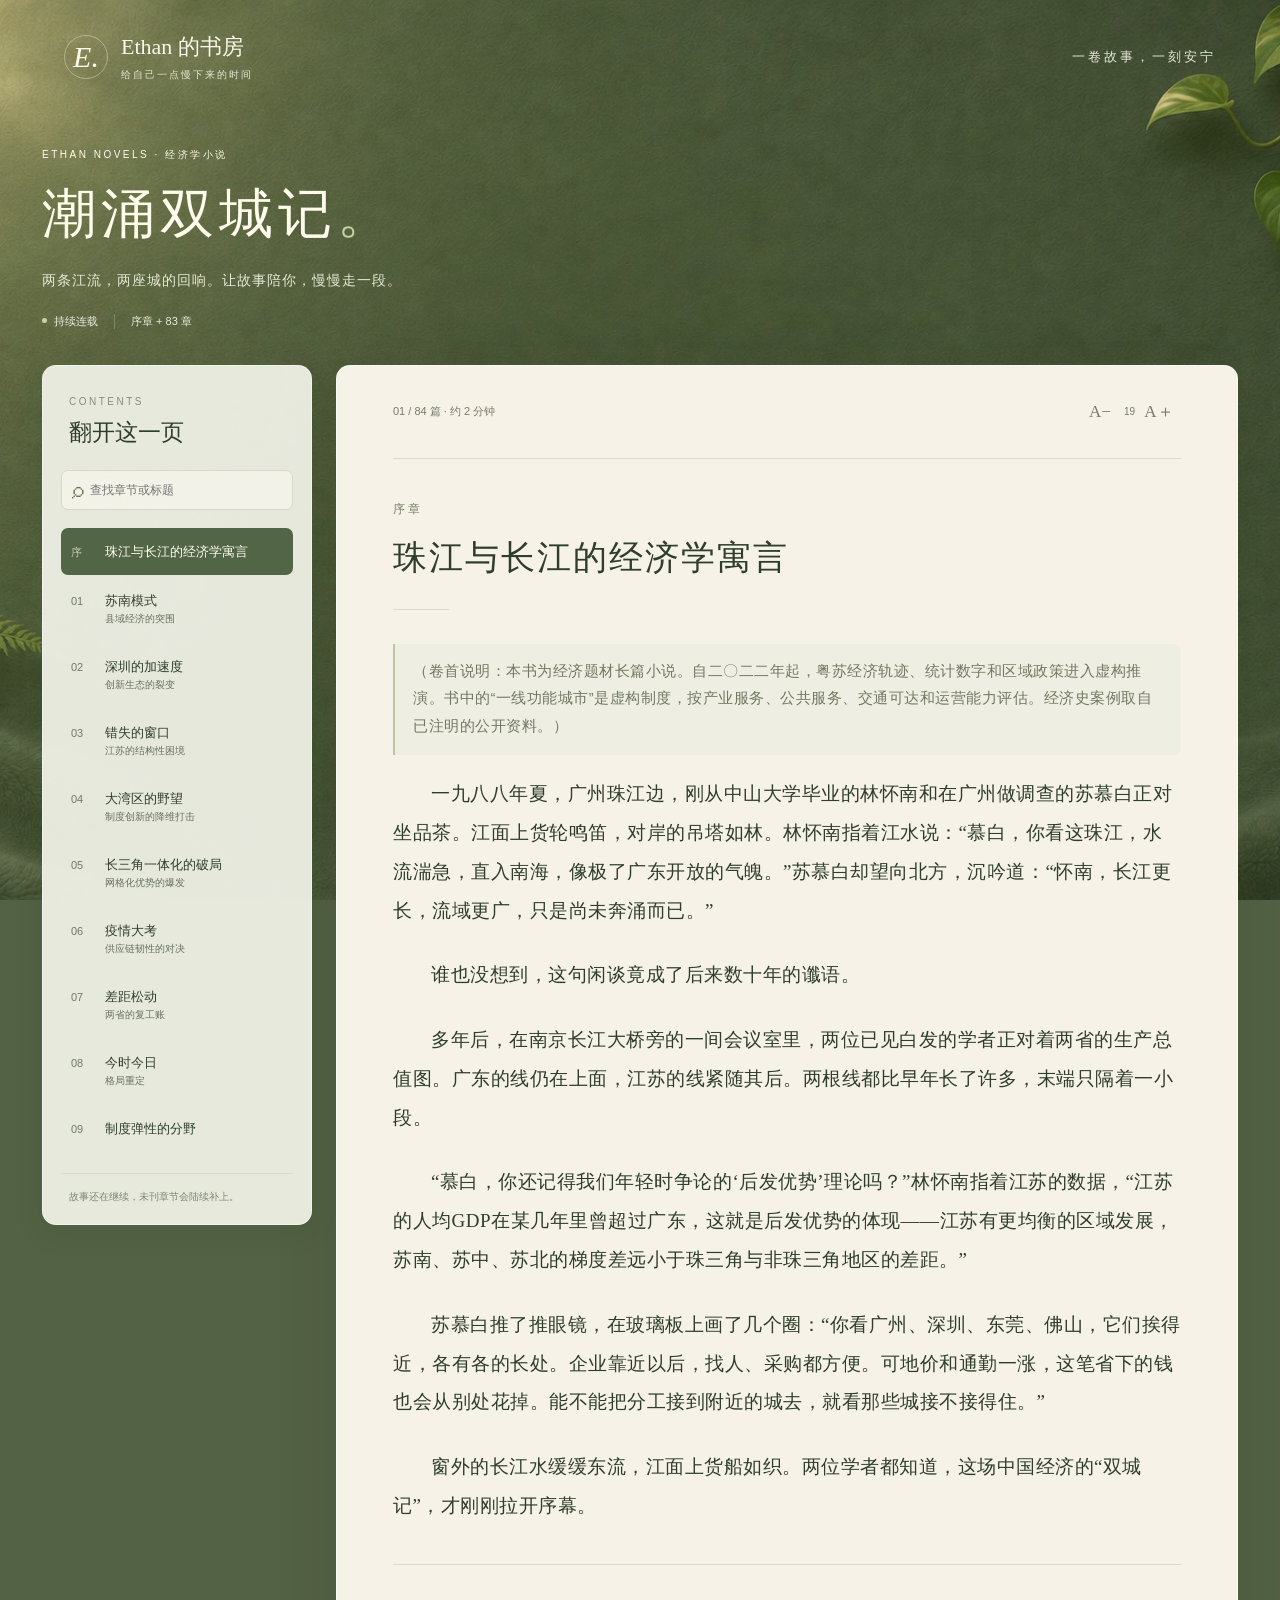
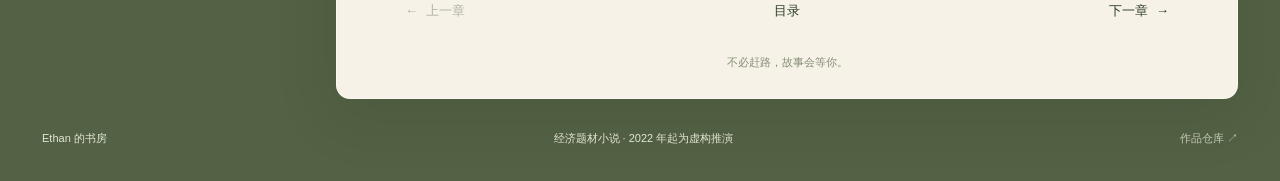
<file: index.html>
<!doctype html>
<html lang="zh-CN">
<head>
  <meta charset="utf-8">
  <meta name="viewport" content="width=device-width,initial-scale=1,viewport-fit=cover">
  <meta name="theme-color" content="#47583b">
  <meta name="description" content="在绿意与暖光之间，慢慢读《潮涌双城记》。Ethan 的在线书房，支持手机与电脑阅读。">
  <title>潮涌双城记 · Ethan 的书房</title>
  <style>:root{--ink:#2f3e2b;--muted:#757b68;--paper:#f6f2e7;--line:#dadcc9;--green:#47583b;--font-size:19px;color-scheme:light;font-family:-apple-system,BlinkMacSystemFont,"PingFang SC","Microsoft YaHei",sans-serif;color:var(--ink)}
*{box-sizing:border-box}body{margin:0;background:#536144;min-width:320px}button,input,a{-webkit-tap-highlight-color:transparent}button,input{font:inherit}button,a{touch-action:manipulation}button{cursor:pointer}a{color:inherit;text-decoration:none}button{color:inherit}button:disabled{opacity:.35;cursor:default}a:focus-visible,button:focus-visible,input:focus-visible{outline:3px solid #9aa978;outline-offset:4px}button{border:0}button,a,input{scroll-margin-top:24px}[hidden]{display:none!important}
.garden{position:fixed;inset:0;z-index:-1;background:linear-gradient(0deg,rgba(30,47,25,.15),rgba(30,47,25,.04)),url("assets/reading-garden.jpg") center center/cover no-repeat;pointer-events:none}.site-header{max-width:1380px;margin:auto;padding:32px 5%;display:flex;align-items:center;justify-content:space-between;color:#faf8e9}.brand{display:flex;gap:13px;align-items:center;font-family:"Songti SC","STSong",serif;font-size:22px}.brand-mark{font-style:italic;font-size:30px;width:44px;height:44px;display:grid;place-items:center;border:1px solid #dce2ca80;border-radius:50%}.brand small{display:block;font-family:-apple-system,"PingFang SC",sans-serif;font-size:10px;letter-spacing:2px;margin-top:6px;color:#e5e8d6}.header-note{font-family:"Songti SC",serif;letter-spacing:3px;font-size:13px;color:#e5e8d6}.mobile-menu,.close-menu{display:none}.book-heading{max-width:1220px;margin:30px auto 36px;color:#fffcec;padding:0 12px}.eyebrow{font-size:10px;letter-spacing:2.5px;font-weight:500}.book-heading h1{font-family:"Songti SC","STSong",serif;font-weight:500;font-size:54px;letter-spacing:5px;margin:16px 0}.title-dot{color:#c4d1a3}.book-heading p{font-size:14px;line-height:1.9;letter-spacing:1px;color:#e6e9d6}.book-meta{display:flex;gap:16px;font-size:11px;margin-top:20px;color:#e9ebde}.book-meta span:first-child:before{content:"";display:inline-block;width:5px;height:5px;border-radius:50%;background:#cbd4a5;margin:0 7px 2px 0}.book-meta span+span{border-left:1px solid #d9e1c44d;padding-left:16px}.mobile-break{display:none}
.reading-layout{max-width:1220px;display:grid;grid-template-columns:270px minmax(0,1fr);gap:24px;margin:0 auto;padding:0 12px;align-items:start}.contents{background:#f0f1e6f2;border:1px solid #ffffff6b;border-radius:14px;padding:25px 18px 18px;position:sticky;top:20px;max-height:calc(100dvh - 40px);display:flex;flex-direction:column;box-shadow:0 8px 30px #1e2e1e14}.contents-heading{display:flex;align-items:center;justify-content:space-between;padding:0 8px}.contents .eyebrow{color:#878d75}.contents h2{font-family:"Songti SC",serif;font-weight:500;font-size:23px;margin:8px 0 22px}.search-box{display:flex;align-items:center;gap:6px;background:#fffef580;border:1px solid #d4dac8;border-radius:7px;padding:0 10px;margin-bottom:16px;flex-shrink:0}.search-box span{font-size:23px;color:#667455}.search-box input{min-width:0;width:100%;background:none;border:0;font-size:12px;padding:12px 0;color:var(--ink)}#chapter-list{overflow-y:auto;overscroll-behavior:contain;scrollbar-width:thin;scrollbar-color:#bac2a6 transparent;min-height:100px;flex:1}.chapter-link{display:flex;gap:12px;padding:13px 10px;border-radius:7px;align-items:flex-start;line-height:1.65;margin:2px 0}.chapter-link:hover{background:#e2e8d7}.chapter-link[aria-current="page"]{background:#536547;color:#fffeed}.chapter-number{font-size:11px;opacity:.65;min-width:22px;font-variant-numeric:tabular-nums;padding-top:2px}.chapter-link-title{font-size:13px;overflow-wrap:anywhere}.chapter-link-title small{display:block;font-size:10px;opacity:.7}.contents-note{font-size:10px;line-height:1.8;color:#7f876e;padding:14px 8px 0;border-top:1px solid #d7ddcb;margin:15px 0 0}.reader{background:var(--paper);border-radius:14px;padding:24px 56px 28px;box-shadow:0 14px 60px #1f301e26;border:1px solid #ffffff73;min-width:0;outline:none}.reader-toolbar{display:flex;justify-content:space-between;gap:10px;align-items:center;padding-bottom:24px;border-bottom:1px solid var(--line);font-size:11px;color:var(--muted);font-variant-numeric:tabular-nums}.font-controls{display:flex;align-items:center;gap:2px}.font-controls button{background:transparent;min-width:44px;min-height:44px;border-radius:6px;font-family:Georgia,serif;font-size:17px}.font-controls button:hover{background:#e8eadb}#font-value{font-size:10px}.chapter-kicker{font-size:12px;letter-spacing:3px;color:#778068;margin:42px 0 14px}.reader h2{font-family:"Songti SC","STSong",serif;font-size:34px;line-height:1.5;font-weight:500;letter-spacing:2px;margin:0 0 10px;overflow-wrap:anywhere}.chapter-subtitle{font-size:14px;color:var(--muted);letter-spacing:1px;line-height:1.8;margin:0 0 18px}.chapter-divider{height:1px;background:var(--line);width:56px;margin:26px 0 34px}.prose{font-family:"Songti SC","STSong","Noto Serif CJK SC","SimSun",serif;font-size:var(--font-size);line-height:2.05;overflow-wrap:anywhere;letter-spacing:.5px}.prose p{margin:0 0 1.35em;text-indent:2em}.prose p.note{font-family:-apple-system,"PingFang SC",sans-serif;text-indent:0;color:#717961;background:#e9ecdf90;border-left:2px solid #bcc6a3;padding:14px 18px;font-size:.77em;line-height:1.9;border-radius:0 7px 7px 0}.chapter-navigation{display:grid;grid-template-columns:1fr auto 1fr;align-items:center;gap:12px;padding-top:24px;margin-top:38px;border-top:1px solid var(--line);font-size:13px}.chapter-navigation button{background:transparent;padding:12px 20px;min-height:44px}.chapter-button{display:flex;align-items:center;gap:8px;min-height:44px;border-radius:7px;padding:10px 12px;width:fit-content}.chapter-button:last-child{justify-self:end}.chapter-button:hover,.chapter-navigation button:hover{background:#e5e9d9}.chapter-button[aria-disabled="true"]{opacity:.35;pointer-events:none}.reading-end{text-align:center;font-size:11px;color:#868c76;margin:22px 0 0}.site-footer{max-width:1220px;margin:30px auto 0;padding:0 12px 32px;display:flex;justify-content:space-between;gap:18px;color:#e3e6d4;font-size:11px;line-height:1.8}.site-footer a{opacity:.8}.reading-progress{position:fixed;left:0;top:0;width:100%;height:3px;z-index:50;pointer-events:none}.reading-progress span{display:block;height:100%;width:0;background:#b6c394}.resume-banner{display:flex;align-items:center;justify-content:space-between;gap:8px;background:#e4ead9;padding:12px 14px;border-radius:7px;margin-top:24px;font-size:12px;line-height:1.7}.resume-banner button{background:transparent;min-height:44px;color:#405437;white-space:nowrap}.skip{position:fixed;left:10px;top:-100px;z-index:100;background:var(--paper);padding:14px}.skip:focus{top:10px}.noscript{position:fixed;inset:40% 10% auto;background:var(--paper);padding:30px;z-index:100}#no-results{font-size:13px;line-height:1.8;margin:20px 10px}.backdrop{display:none}
@media(min-width:1450px){.book-heading{margin-top:46px}.reading-layout{gap:30px;grid-template-columns:280px minmax(0,1fr)}}
@media(max-width:1050px) and (min-width:761px){.reading-layout{grid-template-columns:230px minmax(0,1fr);gap:16px;padding:0 24px}.reader{padding:20px 32px}.book-heading{padding:0 24px}.site-footer{padding-left:24px;padding-right:24px}}
@media(max-width:760px){:root{--font-size:18px}.garden{background-position:right top}.site-header{padding:18px 20px;position:relative;gap:12px}.brand{font-size:17px;gap:10px}.brand-mark{width:36px;height:36px;font-size:25px}.brand small{font-size:9px;letter-spacing:1px}.header-note{display:none}.mobile-menu{display:block;min-height:44px;padding:10px 12px;border:1px solid #d5dec15c;border-radius:8px;background:#405438b3;color:#f9f6e9;font-size:15px}.mobile-menu span{font-size:12px;margin-left:4px}.book-heading{margin:18px 0 25px;padding:0 24px}.book-heading .eyebrow{font-size:9px;letter-spacing:2px}.book-heading h1{font-size:36px;letter-spacing:3px;margin:14px 0 10px}.book-heading p{font-size:12px;line-height:1.9;margin:0}.book-meta{font-size:10px;margin-top:14px}.mobile-break{display:block}.reading-layout{display:block;padding:0 8px}.reader{padding:14px 22px 24px;border-radius:14px;min-height:60vh}.reader-toolbar{padding-bottom:10px;font-size:10px}.font-controls{gap:0}.font-controls button{font-size:16px;min-width:40px}.chapter-kicker{margin-top:26px;font-size:11px}.reader h2{font-size:28px;letter-spacing:1px}.chapter-subtitle{font-size:12px}.chapter-divider{margin:20px 0 26px}.prose{line-height:2;letter-spacing:.2px}.prose p{margin-bottom:1.3em}.prose p.note{padding:12px}.chapter-navigation{position:sticky;bottom:0;z-index:5;background:var(--paper);margin:28px -10px -10px;padding:12px 4px max(12px,env(safe-area-inset-bottom));border-radius:0 0 10px 10px;gap:8px;box-shadow:0 -8px 14px #f6f2e7dd;font-size:13px}.chapter-navigation button{padding:10px 16px}.chapter-button{padding:10px 12px;background:#e8ebdc}.chapter-button:last-child{background:#dce4cc}.reading-end{margin:25px 0 8px}.site-footer{margin:22px 0 0;padding:0 24px 24px;flex-wrap:wrap;gap:8px 16px;font-size:10px}.site-footer span:nth-child(2){margin-left:auto}.site-footer a{width:100%}.contents{position:fixed;top:0;bottom:0;left:0;width:min(330px,88vw);max-height:100dvh;border-radius:0 18px 18px 0;z-index:40;padding:28px 18px max(22px,env(safe-area-inset-bottom));transform:translateX(-105%);visibility:hidden;transition:transform .2s,visibility .2s;background:#f0f1e7;box-shadow:20px 0 60px #15221240}.contents.open{transform:translateX(0);visibility:visible}.close-menu{display:block;align-self:flex-start;font-size:28px;min-width:44px;min-height:44px;background:transparent}.backdrop:not([hidden]){display:block;position:fixed;inset:0;z-index:30;background:#1b2b1d80;backdrop-filter:blur(3px)}body.menu-open{overflow:hidden}.resume-banner{font-size:11px;padding:8px 10px}.resume-banner span{max-width:55%}}
@media(prefers-reduced-motion:reduce){*{scroll-behavior:auto!important;transition:none!important}}
</style>
</head>
<body>
  <a class="skip" href="#reader">跳到正文</a>
  <div class="garden" aria-hidden="true"></div>
  <header class="site-header">
    <a class="brand" href="#" aria-label="返回书房首页"><span class="brand-mark" aria-hidden="true">E.</span><span>Ethan 的书房<small>给自己一点慢下来的时间</small></span></a>
    <span class="header-note">一卷故事，一刻安宁</span>
    <button class="mobile-menu" id="menu-toggle" aria-expanded="false" aria-controls="contents">☰ <span>目录</span></button>
  </header>
  <section class="book-heading" aria-label="小说介绍">
    <span class="eyebrow">ETHAN NOVELS · 经济学小说</span>
    <h1>潮涌双城记<span class="title-dot">。</span></h1>
    <p>两条江流，两座城的回响。<br class="mobile-break">让故事陪你，慢慢走一段。</p>
    <div class="book-meta"><span>持续连载</span><span id="chapter-count"></span></div>
  </section>
  <button class="backdrop" id="backdrop" aria-label="关闭章节目录" hidden></button>
  <div class="reading-layout">
    <aside class="contents" id="contents" aria-label="章节目录">
      <div class="contents-heading"><div><span class="eyebrow">CONTENTS</span><h2>翻开这一页</h2></div><button class="close-menu" id="close-menu" aria-label="关闭目录">×</button></div>
      <label class="search-box"><span aria-hidden="true">⌕</span><input id="chapter-search" type="search" placeholder="查找章节或标题" aria-label="查找章节或标题"></label>
      <nav id="chapter-list" aria-label="小说章节"></nav>
      <p id="no-results" hidden>没有找到相关章节，试试其他关键词。</p>
      <p class="contents-note">故事还在继续，未刊章节会陆续补上。</p>
    </aside>
    <main id="reader" class="reader" tabindex="-1">
      <div class="reader-toolbar"><span id="reading-position"></span><div class="font-controls" role="group" aria-label="调整正文字号"><button id="font-smaller" aria-label="缩小正文字号">A−</button><span id="font-value" aria-live="polite"></span><button id="font-larger" aria-label="放大正文字号">A＋</button></div></div>
      <div id="resume-banner" class="resume-banner" hidden><span>上次的故事，还在这里等你。</span><button id="resume-button">继续阅读 →</button></div>
      <article id="chapter-content" aria-labelledby="chapter-title"></article>
      <nav class="chapter-navigation" aria-label="切换章节"><a id="previous" class="chapter-button" href="#"><span aria-hidden="true">←</span> 上一章</a><button id="show-contents">目录</button><a id="next" class="chapter-button" href="#">下一章 <span aria-hidden="true">→</span></a></nav>
      <p class="reading-end" id="reading-end"></p>
    </main>
  </div>
  <footer class="site-footer"><span>Ethan 的书房</span><span>经济题材小说 · 2022 年起为虚构推演</span><a href="https://github.com/SiliconAIEdu/Ethan-Novels" target="_blank" rel="noopener">作品仓库 ↗</a></footer>
  <div class="reading-progress" aria-hidden="true"><span id="progress-bar"></span></div>
  <noscript><p class="noscript">请开启浏览器 JavaScript 以浏览目录和阅读章节。</p></noscript>
  <script id="novel-data" type="application/json">[{"title":"序章：珠江与长江的经济学寓言","book":"潮涌双城记","chapter":0,"slug":"prologue","type":"chapter","paragraphs":["（卷首说明：本书为经济题材长篇小说。自二〇二二年起，粤苏经济轨迹、统计数字和区域政策进入虚构推演。书中的“一线功能城市”是虚构制度，按产业服务、公共服务、交通可达和运营能力评估。经济史案例取自已注明的公开资料。）","一九八八年夏，广州珠江边，刚从中山大学毕业的林怀南和在广州做调查的苏慕白正对坐品茶。江面上货轮鸣笛，对岸的吊塔如林。林怀南指着江水说：“慕白，你看这珠江，水流湍急，直入南海，像极了广东开放的气魄。”苏慕白却望向北方，沉吟道：“怀南，长江更长，流域更广，只是尚未奔涌而已。”","谁也没想到，这句闲谈竟成了后来数十年的谶语。","多年后，在南京长江大桥旁的一间会议室里，两位已见白发的学者正对着两省的生产总值图。广东的线仍在上面，江苏的线紧随其后。两根线都比早年长了许多，末端只隔着一小段。","“慕白，你还记得我们年轻时争论的‘后发优势’理论吗？”林怀南指着江苏的数据，“江苏的人均GDP在某几年里曾超过广东，这就是后发优势的体现——江苏有更均衡的区域发展，苏南、苏中、苏北的梯度差远小于珠三角与非珠三角地区的差距。”","苏慕白推了推眼镜，在玻璃板上画了几个圈：“你看广州、深圳、东莞、佛山，它们挨得近，各有各的长处。企业靠近以后，找人、采购都方便。可地价和通勤一涨，这笔省下的钱也会从别处花掉。能不能把分工接到附近的城去，就看那些城接不接得住。”","窗外的长江水缓缓东流，江面上货船如织。两位学者都知道，这场中国经济的“双城记”，才刚刚拉开序幕。"],"characters":617},{"title":"第一章：苏南模式——县域经济的突围","book":"潮涌双城记","chapter":1,"slug":"chapter-001","type":"chapter","paragraphs":["二〇一六年春，苏州工业园区管委会的会议室里，灯火通明。墙上挂着一幅巨大的长三角城市群规划图，苏州、无锡、常州、镇江被红线圈成一个紧密的经济板块。","“各位，江苏的短板在服务业，长板在制造业。”时任江苏省发改委副主任的周明远用激光笔点着图表，“广东的服务业占比已经超过52%，而我们只有48%左右。但是，请注意这个数字——”他切换到另一张图，“江苏的制造业增加值连续八年全国第一，尤其是电子信息、装备制造、化工这三个万亿级产业集群。”","台下坐着一百多位市县干部和经济学家。苏慕白坐在第一排，笔记本上密密麻麻记满了数字。他太清楚了，江苏手里有一张广东没有的牌——县域经济。","昆山是全国百强县榜单上常居前列的地方，面积约九百三十平方公里，上一年已做出三千多亿元的生产总值。昆山开发区管委会主任陈建国在会上说：“招商时我们先找一家愿意在这里长期生产的企业。友达光电和仁宝电脑来了，做面板、零部件和维修的人才跟来。零件有了销路，来做零件的人才敢买机器。”","散会后，苏慕白拉着陈建国去了昆山开发区的展示厅。巨大的沙盘上，密密麻麻的工厂模型排列有序。陈建国指着其中一片蓝色区域说：“苏教授，这里是我们新规划的小核酸生物医药产业园。十年前这里还是农田，如今已经集聚了五十多家生物医药企业。”","“这倒是产业集聚的好处。”苏慕白说，“各家共用基础设施，遇上缺人有地方招，遇上难题有同行可问。广东不少集群先从市场交易长起来，苏南一些园区是地方先把路和厂房备下。长起来以后，谁都要经得住订单的检验。”","陈建国点点头，又叹了口气：“县域经济往下做，地可用得不多了。按刚才的数，昆山每平方公里的生产总值在三亿多。深圳要高得多。不过我们不能只问每亩能产多少钱。厂房移远了，车间的师傅肯不肯跟着走，也是一笔账。”","这个数字让苏慕白心头一紧。他想起林怀南前些天在电话里提到的概念——“亩产论英雄”。广东已经开始推行“工业上楼”，把工厂搬进高层厂房，而江苏的大片式工厂布局，确实面临土地瓶颈。","回南京的高铁上，苏慕白打开笔记本电脑，查了金融危机那几年的数据。按当时公布的初步口径，二〇〇八年广东增长百分之十点一，江苏约百分之十二点五。一次危机还说明不了长期波动的大小。他把年份往前拨了几页，准备把景气时和衰退时的变化都列出来。","“外需依存度的差异。”苏慕白在论文中写道，“广东的外贸依存度一度高达150%，而江苏只有80%左右。更高的外需依存度意味着更大的外部冲击风险，但也意味着更强的反弹韧性。这是把双刃剑。”","他保存文档，抬头望向窗外。列车正经过无锡惠山区，夕阳下，一排排整齐的厂房反射着金光。这些苏南乡镇企业改制的硕果，曾经创造了“苏南模式”的辉煌，如今正面临着转型升级的阵痛。","口袋里手机震动，是林怀南发来的微信：“去年国务院已同意珠三角国家高新区建设国家自主创新示范区。我刚见了几个做国际专利的深圳企业。你们谈到昆山，我想请你也看看他们这几年花钱的方向。”","苏慕白盯着这行字看了很久，最后只回了一个字：“看。”","窗外的暮色渐浓，长三角的万家灯火次第亮起。他知道，真正的较量才刚刚开始。","（本章经济学知识点：后发优势理论、聚集效应、边际效益递减、产业链招商、产业集聚、土地开发强度指标、外贸依存度）"],"characters":1320},{"title":"第二章：深圳的加速度——创新生态的裂变","book":"潮涌双城记","chapter":2,"slug":"chapter-002","type":"chapter","paragraphs":["二〇一七年春，深圳南山区科技园，腾讯大厦顶层的会议室里，林怀南正和几位年轻的经济学家讨论一个现象级的变化。","“你们看这组数据。”林怀南投影出一张图表，“深圳研发投入的主体是企业。要看这种投入能长多久，还得问两个问题：钱花到了哪里，订单一少企业肯不肯继续花。”","研究的好处往往有一部分落在别人手里，投入者未必收得回来。林怀南想起阿罗关于发明活动的研究。深圳企业愿多花钱做应用研发，和有现成客户可试产品有关；基础研究的周期更长，所需的合作又是另一层事。","华为就是一个例子。按年报，二〇一六年它花在研发上的钱约七百六十四亿元人民币，折合约一百一十亿美元；苹果当财年披露的研发支出约一百亿美元。两者的会计期间和统计口径并不完全一样。林怀南把名字写在两栏，基础研究那一格没有填数，留待查证。","苏慕白在南京看到这份报告，在旁边写了一句：“代工做久了，培养出的技工、供应商和工艺经验也可以用到新行业。深圳后来走得快，不能把那一段路划掉。”","他向江苏省委提交了一份长达五十页的咨询报告，标题是《从“苏南制造”到“江苏智造”的技术升级路径》。报告中提出了一个尖锐的问题：“广东的人均专利产出是江苏的1.8倍，发明专利占比高出江苏15个百分点。江苏的追赶，不是GDP数字的追赶，而是创新质量的追赶。”","报告送到省政府那天，苏慕白请助手找来国务院二〇一五年批复的材料。珠三角国家自主创新示范区以区域内的国家高新区为依托。他在地图上标出园区的位置，各处之间还隔着城市、道路和许多年没有打过交道的企业。","这意味着什么？苏慕白立刻组织了一场专题研讨。南京大学经济学院的刘教授在会上分析：“这是典型的‘创新极核扩散’战略。珠三角九市连成一片，人才、资本、技术可以在两小时内流动。广州的大学、深圳的企业、东莞的工厂、佛山的市场，形成了一个完整的创新价值链。”","“这不就是我们要做的吗？”一位年轻的副处长忍不住插话，“苏南五市加上上海，我们也有完整的产业链啊。”","苏慕白摇摇头：“不一样的。珠三角的要素流动障碍更小——粤港澳大湾区内部，深圳是创新中心，香港是金融中心，广州是商贸中心，东莞是制造中心。这种功能分工的耦合度，长三角暂时还比不上。尤其是香港的国际化资本市场，是上海暂时替代不了的。”"],"characters":921},{"title":"第三章：错失的窗口——江苏的结构性困境","book":"潮涌双城记","chapter":3,"slug":"chapter-003","type":"chapter","paragraphs":["二〇一八年，中美贸易摩擦陡然升级。东莞的电子厂、苏州的笔记本代工厂，同时感受到了寒意。","林怀南在东莞调研时，亲眼看到一家为美国品牌代工的电子厂在三个月内订单减少四成。老板姓黄，四十出头，在东莞打拼二十年，从一个小作坊做到两千人的规模。他苦笑着对林怀南说：“林教授，我们做代工的毛利率就三到五个点，关税一加，就是亏本生意。要么搬去越南，要么关门。”","“为什么不转型做自主品牌？”林怀南问。","黄老板指了指仓库里积压的货物：“没有渠道、没有设计能力、没有品牌信誉。我们连天猫店都开不好，怎么跟人家打？”","这句话让林怀南陷入了沉思。他在笔记本上写下了一个经典的经济学概念——“资源诅咒”的变形版本：“代工诅咒”。一个地区长期依赖代工模式，会产生路径依赖：赚快钱太容易，反而失去了建立自主创新能力的动力。珠三角也经历过这个阶段，但更早转向了自主品牌，华为、中兴、格力、美的都是例子。","同样的故事也在江苏上演。苏慕白在苏州工业园区调研时，发现了一个更隐蔽的结构性问题：江苏的外资依存度虽然低于广东，但“外资依赖”的性质不同。广东的外资更多是港资和侨资，与本地经济融合更深；而江苏的外资更多是日韩和欧美的跨国公司在华生产基地，一旦成本优势消失，随时可能转移。","更让人担忧的是产业内部结构。苏慕白带着团队做了一个投入产出分析，发现江苏不少工厂做的是中间品。有些部件代替起来容易，订单一撤损失就大；有些精密部件恰恰定价高，客户却过于集中。他把两个问题分在两张纸上，免得一提中间品便一律喊着要换行。","“我们在微笑曲线的最低端。”苏慕白在一次省政府常务会议上直言不讳，“珠三角已经开始向曲线两端延伸——研发设计和品牌营销。我们还在加工组装环节打转。”","会议室里一片沉默。副省长沉吟半晌，问：“苏教授，您的建议？”","“三个转变。”苏慕白竖起三根手指，“一是从外资依赖向内资驱动转变，重点培育本土龙头企业。二是从代工生产向自主品牌转变，给中小企业搭建出海平台。三是从离散产业向产业集群转变，不能只是工厂扎堆，要形成技术关联和知识溢出。”","省长点了点头，但提出一个现实问题：“第三个转变，我们一直在做。但产业集群的形成不是一天两天的事，需要时间。”","苏慕白当然知道。在经济学史上，产业集群的形成通常需要二十到三十年的周期。硅谷从仙童半导体八叛逆到英特尔崛起，用了二十年；深圳华强北从电子元器件市场到自主品牌诞生，也用了近二十年。","问题是，时间不等人。"],"characters":999},{"title":"第四章：大湾区的野望——制度创新的降维打击","book":"潮涌双城记","chapter":4,"slug":"chapter-004","type":"chapter","paragraphs":["二〇一九年二月，《粤港澳大湾区发展规划纲要》正式发布。这个涵盖香港、澳门和珠三角九座城市的经济体，总面积5.6万平方公里，人口超过7000万，2018年的GDP总量达到1.64万亿美元，超过了旧金山湾区，接近纽约湾区。","林怀南在广州参加了一场大湾区研讨会。会上，香港中文大学的一位教授展示了这样一组对比数据：","“大湾区内部，有三种法律体系、三种货币、三个关税区。这看起来是障碍，但如果制度创新做得好，反而可以成为优势——企业可以利用香港的普通法体系做国际商事仲裁，利用深圳的科技创新生态做研发，利用东莞的低成本制造做量产，利用香港的自由港做国际贸易。这在全球任何一个湾区都做不到。”","这就是制度经济学的核心命题：制度是重要的。诺斯（Douglass North）在《制度、制度变迁与经济绩效》中论证过，有效的制度安排能够降低交易成本，促进分工与专业化，从而推动经济增长。","大湾区的制度创新，恰恰在降低交易成本上做文章。比如“深港通”让两地资本流动更顺畅，“港澳药械通”让香港的先进药品可以在大湾区内地城市使用，“跨境理财通”让居民可以双向投资两地金融产品。","苏慕白在南京关注着这一切，心中的焦虑越来越重。他给林怀南发了一条信息：“怀南，大湾区这套制度组合拳，我们长三角短期内接不住。香港的特殊地位，上海替代不了。”","林怀南回复：“慕白，你说得对。但我担心的是另一个问题——大湾区内部的整合程度，目前还远远不够。制度差异带来的交易成本，有时比关税壁垒还高。香港的律师不能在大湾区内地的法庭出庭，跨境资金流动仍有额度限制，‘一小时生活圈’在通关环节卡住了。”","这倒是苏慕白没有深入想的。他立刻组织团队做了一个对比研究：大湾区内部，跨城市的要素流动成本与长三角相比如何？","结果出人意料：如果只看交通时间成本，长三角更优。上海到南京高铁一小时，南京到杭州一小时十五分钟。而广州到香港，虽然物理距离更近，但加上通关和换汇的时间，平均需要两个半小时。如果把制度摩擦的时间成本折合成货币，珠三角内部跨关区的交易成本，甚至高于苏州到上海的跨省交易成本。","“所以，大湾区目前的比较优势在于制度多样性带来的功能互补，劣势在于制度差异带来的交易成本。”苏慕白在给省领导的报告中写道，“江苏的策略应该是：趁大湾区内部整合尚未完成，加速推进长三角一体化，降低省际要素流动成本，把‘网格化优势’发挥到极致。”","这份报告得到了高度重视。两个月后，江苏、浙江、安徽、上海三省市一市的主要领导在南京举行座谈会，共同签署了《长三角地区一体化发展三年行动计划》。","长三角一体化的加速，开始了。","（本章经济学知识点：阿罗悖论、开放式创新、技术追赶理论、微笑曲线、资源诅咒、产业集群形成周期、制度经济学、交易成本、网格化优势与极核式结构对比）"],"characters":1138},{"title":"第五章：长三角一体化的破局——网格化优势的爆发","book":"潮涌双城记","chapter":5,"slug":"chapter-005","type":"chapter","paragraphs":["二〇一九年十一月，长三角生态绿色一体化发展示范区挂牌不久，苏慕白到了横跨沪苏两地的元荡湖。青浦与吴江正谋划打通康力大道和东航路。后来接起两条路的元荡公路桥长一百八十米，岸边另一座约五百八十多米的桥，则是让人步行、骑车的慢行桥。","苏慕白站在等人测量的路头，身边站着上海市发改委的一位副主任和浙江省发改委的一位处长。那一截没有贯通的路就在跟前，民房后头有人推着自行车绕行。三个人在那里看了一会儿。","“苏教授，您觉得示范区最大的难点在哪？”上海的那位副主任问。","苏慕白想了想，用手指在空气中画了个三角形：“难点不在修路架桥，而在利益分配。跨省经济合作，经济学上叫‘跨界外部性’——你把污染治理好了，下游的浙江受益；你把高铁修通了，沿途的城市都受益。这种正外部性，如果没有补偿机制，谁有动力去做？”","这正是公共经济学里经典的“搭便车”问题。在一个行政区分割的市场中，地方政府优先考虑的是本辖区的GDP、税收和就业。跨省基础设施的收益被多个地区共享，但建设成本由本地承担，这就导致了公共品供给的不足。","示范区要做的事，就是破解这个难题。","浙江省那位处长接过话茬：“可以商量让受益的地方一道出钱。谁得益要先说明白，车流变了也得有复核的办法。企业迁走以后，原地留下工人和没还完的账，这一部分也应当单列出来商量。”","苏慕白点了点头。这在经济学上叫“财政协同”——通过制度设计，将外部性内部化，让地方政府从竞争关系走向合作关系。","事实上，长三角一体化的优势正在于此。与粤港澳大湾区“一国两制三关税区”的复杂格局相比，长三角的行政壁垒虽然存在，但属于同一法律体系、同一货币体系下的省际壁垒，通过政策协调就可以大幅降低。","粤港澳大湾区的优势是制度多样性带来的功能互补，短板是制度摩擦成本高。长三角的优势是制度同质性带来的流动性优势，短板是功能互补性不如大湾区那么鲜明。","“这就是比较优势的差异。”苏慕白在当天晚上的笔记中写道，“大湾区像是一台精密的瑞士钟表，齿轮各司其职，但零件太复杂，维修成本高。长三角像是一张渔网，节点之间的连接路径多，断了哪一根都有替代路线，韧性更强。”","这个“网”的优势，在随后几个月的疫情冲击中得到了验证。"],"characters":894},{"title":"第六章：疫情大考——供应链韧性的对决","book":"潮涌双城记","chapter":6,"slug":"chapter-006","type":"chapter","paragraphs":["二〇二〇年初，新冠疫情暴发。全世界的供应链在同一时刻遭遇了百年未有的冲击。","东莞的一家电子厂老板王建国，在春节后接到了苹果公司的邮件：由于供应链中断，订单无限期推迟。王建国急得像热锅上的蚂蚁，他的仓库里堆着三百万元的原材料，流水线上两百名工人等着开工，银行贷款下个月到期。","“所有的鸡蛋都在一个篮子里。”王建国在电话里对林怀南诉苦，“我们太依赖那三五个大客户了。现在客户一停，整个工厂就停。”","林怀南在笔记本上写下了一个词：供应链集中度风险。在产业经济学中，这是一个被反复讨论但很少被实践检验的理论。疫情将它从论文里拽了出来，放在了每一个企业家面前。","一个月后，林怀南在线上组织了一场“疫情下的供应链韧性”研讨会。深圳一家新能源汽车零部件企业的CEO分享了他们的应对策略：“我们把供应商从四十五家增加到了九十八家，其中三十家在珠三角，二十家在长三角，十五家在中西部，其余的在东南亚。虽然成本增加了百分之十二，但四月份的复工率达到了百分之九十以上。”","“这就是冗余的价值。”林怀南总结道，“效率优先的供应链追求零库存，韧性优先的供应链追求分布式。疫情之后，经济学教科书可能要重写了。”","与此同时，苏慕白在苏州看到了另一番景象。","苏州工业园区的复工速度出奇地快。三月初，园区内企业的复工率已经达到百分之九十五。苏慕白调研后发现，原因有两条：第一，苏州制造业的供应链本地化率高达百分之六十以上，很多企业的上游供应商就在同一座城市甚至同一个开发区；第二，江苏的网格化管理体系在疫情中发挥了意想不到的作用——省、市、县、镇四级联动的物资调配网络，让口罩、消杀用品等防疫物资的分配比广东更均匀。","“这就是网格化结构的韧性优势。”苏慕白在给《经济学动态》的专栏文章中写道，“在极核式结构中，资源过度集中于中心城市，一旦中心城市被封控，整个区域都会陷入瘫痪。在网格化结构中，资源和功能分散在多个节点，单一节点的失效不会导致系统的崩溃。”","这篇文章在经济学界引起了不小的反响。有学者赞同，也有学者反驳。一位中山大学的教授在朋友圈评论道：“网格化的韧性是以牺牲效率为代价的。苏州的供应链本地化率高，是因为长三角的市场分割长期存在，企业不得不在本地找供应商。这不是主动设计的韧性，而是市场壁垒的被动产物。”","苏慕白没有反驳。他知道对方说得有道理。江苏的“韧性优势”，某种程度上确实是长三角一体化滞后于珠三角的表现——企业出不去，所以只能窝在本地。只是恰好，这种“窝着”在疫情中成了一种保护。","但真正的考验还在后面。"],"characters":1035},{"title":"第七章：差距松动——两省的复工账","book":"潮涌双城记","chapter":7,"slug":"chapter-007","type":"chapter","paragraphs":["二〇二一年七月，广东公布上半年经济数据：生产总值约五点七二万亿元，同比增长百分之十三，两年平均增长百分之五。江苏约五点五二万亿元，同比增长百分之十三点二，两年平均增长百分之六点九。","总量仍是广东在前。苏慕白把两年平均增速另打一张纸，夹在两份简报中间。","两省都在复工。苏慕白请助手把两张工业统计表并排放，按行业看恢复情况。广东电子信息、新能源汽车的订单起来得快。江苏的化工、机械设备和电子零部件各有一条曲线，拐点并不在同一个月。","表里还列着先进制造业的比重。苏叫助手去找两地怎样归类，一家做新设备的老厂在两张表里可能记在不同地方。分组要是不能对齐，硬排一个先后只会害人。","“这不是偶然。”苏慕白在省发改委的内部研判会上分析，“广东的数字经济、生物医药、新能源汽车三个赛道同时爆发，背后是长达十年的产业布局。腾讯、华为、比亚迪、大疆、华大基因，这些企业不是一天长出来的，是深圳和广州用二三十年时间培育出来的企业生态。”","他调出一张对比图：“工厂里能反复用旧客户留下的图纸和工艺，服务企业也要不断维护系统。两种生意都有规模收益。谁更受停产牵连，得看供应商在哪儿，手里的库存值多少钱。”","在新经济地理学里，规模报酬、运输成本和市场大小会互相影响。程序可以多卖一份，追加的交付成本通常较低，工程服务也有人要在场。至于苏南工人车出的一个配件，有时只卖给一家，多年却找不到第二家能做。","林怀南那几日没有发消息。苏慕白以为他又往厂里去了。","入了九月，中共中央、国务院先后公布横琴、前海的方案。林怀南又打了个电话：“慕白，《横琴粤澳深度合作区建设总体方案》和《全面深化前海深港现代服务业合作区改革开放方案》出来了。能否把规矩接上，我想过两年看企业怎样用。”","苏慕白看过两份方案。横琴实行共商、共建、共管、共享；企业所得税优惠有适用条件。前海的总面积从约十五平方公里扩至一百二十余平方公里。看地图时笔一圈就成，怎样让几处办事口径接起来，他心里仍有疑问。","在制度经济学里，这叫做“经济特区2.0版”。四十年前的深圳特区，是通过政策洼地吸引外资；四十年后的横琴和前海，是通过制度创新破解深层次的结构性障碍。前者是“放水养鱼”，后者是“换水养鱼”——把池塘的水质都换掉了，养出的鱼自然不一样。","电话那头，林怀南的声音低下来：“报纸只登这半年。江苏近两年的恢复已经跑在人前。广东也有自己要过的坎，几处供货要是一起停下来，临时花钱也买不到工夫。”","苏慕白沉默了很久。窗外的南京城，紫峰大厦的灯光在夜色中闪烁。他知道林怀南不是来炫耀的，而是来提醒的。在这场中国经济的双城记中，他们虽然是分别站在两条战线上的学者，但最终追求的东西是一样的——不是谁输谁赢，而是两个省都能找到属于自己的升级之路。","“怀南，你说得对。”苏慕白终于开口，“但我也想告诉你一件事。江苏有一张牌，广东打不出来。”","“什么牌？”","“制造业的深度。”苏慕白的语气很平静，“广东的制造业外向度高、市场化程度高，但有一个先天性短板——重化工业基础薄弱。广东的电子信息产业很强，但装备制造、新材料、基础零部件这些‘工业的母机’和‘工业的粮食’，很多都靠外省供应。江苏不一样，我们从苏南模式开始就形成了完整的制造业生态，从最基础的钢铁、化工、机械，到最精密的芯片、生物医药、高端装备，全部可以省内闭环。”","他顿了一下，接着说：“疫情之后，全球供应链的逻辑从‘just in time’转向‘just in case’。这种转向，对垂直整合能力强的区域更有利。广东依赖的全球供应链，在逆全球化浪潮中受到的冲击会更大。江苏依赖的国内供应链，反而更安全。”","林怀南在电话那头没有说话。他知道苏慕白说得有道理。两个省的比较优势，从来就不是谁高谁低的问题，而是结构不同、路径不同、韧性不同的问题。","这场双城记，还远没有到结局的时候。","（本章经济学知识点：跨界外部性、公共品供给的搭便车问题、财政协同机制、供应链集中度风险、冗余的价值、网格化与极核式的韧性对比、新经济地理学、经济特区2.0版、垂直整合、just in time与just in case的供应链逻辑对比）"],"characters":1675},{"title":"第八章：今时今日——格局重定","book":"潮涌双城记","chapter":8,"slug":"chapter-008","type":"chapter","paragraphs":["二〇二六年六月十二日，清晨六点，深圳湾大桥上的车流已经如织。这座连接深圳和香港的跨海大桥，在晨光中像一条银色的丝带，把两座世界级城市紧紧系在一起。","林怀南站在能望见口岸的路边，手里攥着研究院新印的两省对照表。二〇二四年，江苏以十四点二六万亿元超过广东的十四点一二万亿元，次年两省分别为十四点九四万亿元和十四点八五万亿元。广东的名次没变，差额缩小到九百亿元。","一季度广东的现价总量略高了些，纸上用灰字注明，全年数字还要等。林怀南看着季度栏的窄缝。他认得苏慕白做访谈用的那几处企业，知道江苏两年间多出来的产出也有它们一份。","与经济数字一道送来的，还有一份广东城市功能评估试行稿。广州和深圳已有不少服务可向外地提供，佛山和东莞也报了名。那份稿子先问工厂做设计和检测要跑多远，再问住在城边的人要走多久才能吃到一顿便宜的早饭。第一轮验收安排在冬天。","“慕白，你看到了吗？”林怀南拨通了苏慕白的视频电话，将手机摄像头对准公报上的数字。","苏州独墅湖畔，苏慕白坐在书房的藤椅上，面前也有那张表。他问：“九百亿元里面，有多少是价格动了？”林怀南低头去翻附页。附页印得小，他用手把纸压住。","他把镜头转向书桌上摊开的一本经济学著作——阿西莫格鲁和罗宾逊合著的《国家为什么会失败》。书页停留在“汲取性制度与包容性制度”那一章，空白处密密麻麻写满了批注。","“怀南，我一直在想一个问题。”苏慕白说，“同一间车间，换班以后能做成别人的订单，这个本事在我们的表里要怎么找？”","林怀南收起手机，坐车去深圳北站。他要赶八点钟的高铁去广州，参加一个讨论粤港澳大湾区和长三角的论坛。对照表连同附页被他夹进笔记本。"],"characters":678},{"title":"第九章：制度弹性的分野","book":"潮涌双城记","chapter":9,"slug":"chapter-009","type":"chapter","paragraphs":["广深港高铁上，窗外的风景从密集的城市群逐渐过渡到珠三角的水网地带。林怀南的思绪飘回了十年前。","2016年，他曾在《经济研究》上发表过一篇论文，比较广东和江苏的制度变迁路径。核心观点是：广东的改革开放是“自下而上”的，深圳特区的成功带动了整个珠三角的民营经济崛起，市场力量的成长先于政府规制的完善。江苏则是“自上而下”的，苏南模式本质上是地方政府主导的乡镇企业改制，行政力量始终在资源配置中扮演更核心的角色。","这两种模式在早期各有优劣。广东模式更灵活，但早期出现过市场失序；江苏模式更稳健，但政企关系更加紧密。","然而，当经济发展进入创新驱动阶段后，两种模式的差异开始显现出深远的影响。","林怀南在笔记本上写下了一段经济学分析：","“创新活动的本质是‘试错’。试错需要两个条件：第一，允许失败的社会氛围；第二，让失败者重新开始的市场机制。广东的民营经济土壤提供了这种包容性——在深圳，一家初创公司倒闭了，创始团队第二天就可以重组新公司，资本、人才、渠道都不会断。在江苏，由于地方政府的产业政策深度介入企业运营，产业方向被‘锁定’在少数几个‘正确’的赛道上，企业家的试错空间被压缩了。”","这就是为什么广东诞生了华为、腾讯、比亚迪、大疆、华大基因、优必选等横跨多个赛道的创新巨头，而江苏虽然有恒力、沙钢、协鑫等制造业龙头，但在新兴赛道上始终未能出现同等量级的企业。","高铁抵达广州南站。林怀南出了车厢，站住让一位老人先走。老人手里有两张票，拦住站务员问哪一张能坐到佛山。那年轻人听了两遍，领她到换乘的牌子下面去。","林怀南想起评估稿里写了通勤时间，单位是分钟。两地线路标在两张图上，他自己早几年前也跑过一次错站。若把一分钟一公里都量得准，起点还该从老人家门口算起。","评估组预备比较四样事：通勤、医疗教育、对外提供的专业服务，以及这些服务今后的运转费用。已有名声的城也得逐项重看。","他在笔记本上记下老人问的那一站。到了会场才记起，当日与苏慕白谈过的那道窄缝，还没有回他。"],"characters":816},{"title":"第十章：一线城市群的经济学","book":"潮涌双城记","chapter":10,"slug":"chapter-010","type":"chapter","paragraphs":["下午的论坛上，林怀南做了一个题为《一线城市群如何形成》的报告。","他从投影幕上调出一张图表：“这一列只算广东，那一列算湾区九市和港澳。比较时先统一年份和币种。做区域研究，有时候光换一个地理范围，名次就动了；做国际比较，汇率再动一下，变化还要大。”","台下有人抬起头，把横轴上的年份又看了一遍。","林怀南切换到下一张图表：“若要追韩国，再追日本乃至两国之和，得看若干十年里的生产率、劳动力和汇率。屏幕上的三条曲线用了三组假设，谁也不能只挑其中一条最陡的带走。”","他停顿了一下，又加了一句：“韩国同样会换产业，日本也有新的设备和工艺。比较的另一头也在走。”","台下响起掌声。但林怀南的表情依然严肃。","“湾区眼下能做的，有些已经做成了。我们先看看产业、人才和规则是怎样合在一处的。”","他调出一张复杂的图表，上面画满了箭头和曲线。那是他花了一年时间构建的“制度—技术—产业”三重螺旋模型。","“蛇口、前海、横琴的实践各有来路。深圳能找研发人员，东莞能试做零件，广州和香港有各自的市场与服务。工厂遇上不能在家门口解决的难题，能否找对人并及时付账，是我看一座城有没有用的办法。”","他说到这里，停下来翻了翻讲稿。硅谷有大学、企业和公共研发长期交错的历史，筑波也有自己积累科学能力的过程。若只拿创业公司的数目衡量，讲起来省事，有些成果就看不见了。","台下又响起掌声，比上一次更热烈。","会后，苏慕白在视频连线中看到了林怀南的报告。他没有鼓掌，而是关掉了屏幕，走到窗前。","窗外的独墅湖平静如镜，湖对岸的纳米科技产业园灯火通明。他想起了近四十年前那个在珠江边与林怀南争论经济学理论的青年学者。","那时候，他们都相信经济规律是普适的。现在他明白了，经济规律是普适的，但制度演化的路径是高度路径依赖的。广东之所以能走到今天，不是因为它“做对了”什么江苏没做的事，而是因为它在四十年前的那个起点上，选择了另一条路。","那条路在前期充满荆棘，但在后期长成了参天大树。"],"characters":796},{"title":"第十一章：江苏的沉思","book":"潮涌双城记","chapter":11,"slug":"chapter-011","type":"chapter","paragraphs":["三天后，南京。","江苏省发改委的一间会议室里，苏慕白正在向省委省政府的主要领导做汇报。会议的议题是“新形势下江苏经济发展的战略再定位”。","苏慕白开宗明义：“各位领导，我今天不讲套话，只讲三个经济学事实。”","他竖起第一根手指：“事实一，江苏已领先两年，广东在追近。我们应当把去年的增长拆开看，看看哪些是订单回暖，哪些是厂里换了机器和工艺。前一种好处会过去，后一种才有机会留下来。”","第二根手指：“事实二，广东的加速度来自制度红利的结构性释放。前海、横琴、南沙三大平台在过去数年里推出了一百多项制度创新，其中数十项是全国首创。跨境数据流动试点、跨境理财通、港澳专业人士资格互认，每一条政策都在降低大湾区的内部交易成本。当交易成本降到一定程度，要素流动的规模就会产生质变。”","第三根手指：“事实三，广东的城市升级有自己的产业基础。深圳的创新生态、广州的商贸、佛山的制造、东莞的配套，做了几十年。几地之间若能办成更多的事，江苏眼下领先的那一点也未必守得久。”","他放下手指：“江苏手里的好牌是制造业的深度。要是把配套和检验做得更扎实，再让苏中、苏北有接得住这些工序的人，厂子遇上新订单便不必从头来。”"],"characters":488},{"title":"第十二章：珠江上的两把尺","book":"潮涌双城记","chapter":12,"slug":"chapter-012","type":"chapter","paragraphs":["二〇二六年深秋，广州珠江新城华灯初上。广州塔亮着灯，桥下有人背着书包沿江慢慢走。林怀南刚从一个中日经济比较论坛出来，随身带着写满笔记的节目单。","下午有人在台下递过一张便条，问广东何时能赶上日本。纸被人折过两道，塞进了名牌后面。","广东前三季度的现价总量在两省比较中回到了前面。广东课题组估计全年约十五点九万亿元，按他们采用的年均汇率假设，约合二点二万亿美元。林怀南在小数点后只留了一位。","他手头的试算对日本、韩国也用了同一年度的名义总量预测。广东有可能高过韩国，离日本还有很大一段，离两国之和更远。会场屏幕上那条最乐观的线到二〇五〇年仍没碰着两国合计值。","他把那张便条摊平，写了两行：货币尺子一年的涨落可以很大，厂里的本事长得慢。改用不变价比较各自增速，还要重新画一张图。","林怀南站在广州塔的观光层上，俯瞰着脚下的珠江。他的身边站着一位白发苍苍的日本经济学家——东京大学荣誉教授山田一郎。山田是专程来广州参加“中日经济比较研究论坛”的。","“林桑，三十年前我来广东，一家厂做完货，还要把次品送到香港去问。”山田说，“今天来了几位年轻人，说在本地就能看出毛病。我想见见他们。”","林怀南便翻节目单给他看。有一家厂的地址他记得，也记得那厂门前修了五年还在堵的路。","他掏出手机，调出一张旧图。日本泡沫破裂后，资产负债表修复、人口结构和生产率变动都牵涉其中；广东早年的产出增长里，也有大批劳动者从低产出岗位转到工厂和服务业的贡献。林把两端的就业率圈起来，说这种转移往后能再带动多少增长，要看还剩多少人有机会换到较好的活。","山田沉默了很久。","“林桑，你说得对。但我想补充一点。”山田抬起头，目光中有一丝不服输的老派学者的倔强，“日本经济虽然总量停滞了，但国民生活质量、海外净资产、核心技术掌控力，仍然很强。广东在追赶总量的同时，不要忘了质量的追赶。”","林怀南笑了。他从口袋里掏出一枚硬币，抛向空中，接住，摊开手掌。","“山田先生，这枚硬币有两面。”林怀南说，“一面写一省产了多少，另一面得另外刻上人均产出、收入和公共服务。在前一面走得快一些，后一面还有许多活要做。”","他把硬币放回口袋，答应第二天陪山田去厂里。他们先去看做检验的人，再去看看她下了晚班怎样回家。","观光层的玻璃映出林怀南的侧脸。这个曾经在珠江边与苏慕白争论经济学理论的年轻人，如今已是两鬓斑白的老者。但在他的眼中，那种对经济规律的热情，从未消退。"],"characters":982},{"title":"第十三章：制造业的迁徙——全球价值链的重组","book":"潮涌双城记","chapter":13,"slug":"chapter-013","type":"chapter","paragraphs":["同一时间，东莞长安镇。","林怀南的学生、年轻的经济学博士生陈思远正在一家工厂里做田野调查。这家工厂五年前还是一家为美国品牌代工的电子烟厂，如今已经转型为一家自主品牌的储能设备制造商。","老板姓李，四十出头，早年从湖南来东莞打工，从流水线工人做到车间主任，再从车间主任做到工厂主。他的故事，是珠三角千千万万中小企业主的缩影。","“林教授没跟您一起来吗？”李老板给陈思远倒了一杯茶。","“林教授在广州开会，让我先来调研。”陈思远翻开笔记本，“李总，您这五年的转型经历，我想详细记录下来。这是非常重要的案例。”","李老板点了一根烟，眯着眼睛回忆：“2020年初，前一年贸易摩擦的影响还没过去，疫情又来了，我们的代工订单一下子少了七成。我跟老婆说，完了，二十年的心血要打水漂了。那时候我天天在车间里转，看着那些设备发呆，心想这些机器还能做什么？”","他的眼神忽然亮了起来：“有一天，我在网上看到一条新闻，说欧洲的能源价格暴涨，家庭储能设备供不应求。我查了一下储能设备的核心部件，逆变器、电池包、BMS管理系统——这些东西的制造工艺，跟电子烟的电路板生产有很多相通之处。”","“所以您就转型了？”陈思远追问。","“哪能那么快。”李老板苦笑，“我把工人们召集起来，说我们要学新东西。一半的工程师跟我说他们搞不定，辞职走了。我只好从深圳挖了两个做新能源的工程师，又带着剩下的团队，白天正常生产，晚上学技术。整整折腾了两年，才把第一代产品做出来。”","陈思远在笔记本上快速记录着。他想起了林怀南常说的一个经济学概念——能力溢出。在一个产业生态完善的区域，企业的转型不是从零开始，而是在现有能力的基础上进行迁移和重构。东莞之所以能诞生大量从代工转型自主品牌的企业，是因为这里积累了全世界最完备的电子制造能力网络。这个网络中的每一个节点——模具、注塑、SMT贴片、电路设计、软件编程——都是互通的。从一个产品切换到另一个产品，能力的迁移成本很低。","“现在我们的产品卖到德国、荷兰、瑞典。”李老板脸上的皱纹舒展开来，“自主品牌的毛利率能做到百分之三十五，以前代工的时候连百分之五都不到。去年我们还在越南设了一个组装厂，响应客户的‘中国+1’策略。”","“您不怕产业转移？”","“怕什么？”李老板掐灭烟头，“我们把最核心的研发、设计、品牌、关键零部件留在东莞，把组装环节搬出去。这是林教授教我的——‘微笑曲线’的两端留在国内，中间的制造环节可以全球布局。这叫‘总部经济’。”","陈思远合上笔记本，心中涌起一阵感慨。他想起了一句经济学名言——比较优势不是天生的，而是创造的。东莞用了四十年时间，从一个农业县变成了“世界工厂”；又用了十年时间，从“世界工厂”变成了“世界实验室”。这不是天上掉下来的，是千千万万个李老板这样的企业家，在生产线上一点一点干出来的。"],"characters":1141},{"title":"第十四章：工程师红利——大湾区的人才储备","book":"潮涌双城记","chapter":14,"slug":"chapter-014","type":"chapter","paragraphs":["广州大学城，中山大学管理学院。","一场关于“粤港澳大湾区人才战略”的研讨会正在进行。台上发言的是香港科技大学的一位教授，正在展示一组数据：","“2025年，大湾区9+2城市的在校大学生总数达到了320万人，其中理工科占比54%，即173万人。这个数字超过了德国全国理工科在校生的总和。大湾区每年毕业的工程师数量，相当于美国全国工程师培养总量的三分之一。”","台下坐着的一位企业家举手提问：“但是，我们企业招人的时候，还是觉得应届生的动手能力不够。产教融合的问题怎么解决？”","香港科大的教授笑了：“这个问题问得好。三年前，深圳市政府联合华为、腾讯、大疆等企业，成立了大湾区工程师联合培养计划。大二大三的学生，每学期有三个月在企业实训，由企业工程师一对一指导。毕业时，学生已经具备了相当于一年工作经验的实践能力。这个模式，借鉴的是德国双元制职业教育的经验，但规模更大、产业覆盖面更广。”","林怀南坐在台下第一排，听得格外认真。他知道，人才是经济的终极资源。广东之所以能在大湾区时代实现跃升，根本原因不是政策优惠，不是区位优势，而是过去二十年在高等教育上的持续投入。","2005年，广东的毛入学率只有24%，低于全国平均水平。当时很多人批评广东“经济大省、教育弱省”。广东省政府没有被批评声吓退，而是做了一个在当时看来极有远见的决策：拿出300亿元，以“引进+共建”的模式，在深圳、珠海、东莞等地建设大学城和研究院。","南方科技大学、香港中文大学（深圳）、北京师范大学-香港浸会大学联合国际学院、广东以色列理工学院……一批高水平大学在那个十年里扎堆出现。到2025年，广东的毛入学率已经达到68%，超过全国平均水平12个百分点。","这就是人力资本理论的核心命题：教育投资的社会回报率虽然周期长，但回报率远高于物质资本投资。广东用二十年时间补上了高等教育的短板，现在正是这批受过高等教育的年轻人进入劳动力市场、成为创新主力的时候。","研讨会结束后，林怀南被一群学生围住。一个戴着黑框眼镜的女生举手问：“林教授，您觉得我们这代人面临的最大挑战是什么？”","林怀南看着这些年轻的面孔，想起了三十年前的自己。","“你们这一代找工作的难处，比我们当年多了几样。”他缓缓说道，“可这里已有一些实验室、车间和学校能一道做事。你们去留都可以自己想，进了哪一间门，先学会做一件从前没人能替你做好的事。”","学生们沉默了，但眼中闪着光。","那是希望的光，是野心的光，是经济规律在人类精神中最美丽的映射。","（本章经济学知识点：全要素生产率、结构性红利、人均GDP追赶曲线、能力溢出与产业转型、微笑曲线与总部经济、比较优势的创造性、人力资本理论、教育投资的社会回报率、德国双元制教育模式的本地化应用）"],"characters":1109},{"title":"第十五章：城市的蜕变——第一批一线城市","book":"潮涌双城记","chapter":15,"slug":"chapter-015","type":"chapter","paragraphs":["二〇二六年冬，深圳前海，一场别开生面的“城市进化论”论坛正在举行。","受城市功能评估组邀请，曾在英国研究城市网络的许文礼教授从伦敦回到深圳。他在一处城中村长大，到会场前特地绕到当年读书的地方看了一眼。","大屏幕上是一张珠三角的网络图。不同颜色的线标出通勤、就医和企业服务。台下有人等宣布名次，还有人想看本地哪一条线画得短了。","“经第一轮核验，广州、深圳、佛山、东莞进入省里的一线功能城市名单。”许教授指给人看，“这份评估有公共服务、专业分工和运营可持续性几条线。国际机构有各自的排行，我们这张表用来看三年后在册的服务还能否照常开门。”","台下响起热烈的掌声。","许教授推了推眼镜，又翻出两页。佛山有不少厂已能替外地小企业独立做模具和材料检验，东莞的车间有成套的试制服务。各自还有办得不好的地方。许指着图上两条浅线，请两地留下低收入居民通勤的原始记录，复评时要去走一次。","林怀南坐在台下，想起上世纪九十年代第一次来东莞调研的情景。街道尘土飞扬，工厂宿舍挨在一处。他那时只在笔记里记下每小时做出多少件，忘了问工人下了班有几路车可以乘。","过了三十多年，才想起补问也不算太晚。他在纸上写下当日的一路公交和两处给外地企业办检验的地方。","论坛结束后，许教授找到林怀南，两人在会场外的咖啡厅坐下。","“林教授，”许教授搅动着咖啡，“佛山和东莞的企业能接的活多了。这两张表，哪一张该先看？”","林怀南想了想，从包里掏出两张图表。","“许教授，我在东莞跟踪了十八家工厂。看看这一张。过去检验归在工厂里，同一台设备只给一家用。近年有几家把检测另立成公司，同行的活也接了。账面上服务业多了一笔，能做检验的人和时段也确实比从前多一些。”","他指着图表中的一行。研发设计、检测认证、供应链管理、物流和金融都可以供制造业使用。不过把原来的人换一个发工资的单位，城里未必会多出一分产出。可若一个质检员能给几家小厂服务，并且把从外地拿回来的难单子做成，增加的本事便有了用处。","许教授点点头，问他们有没有那几组检验数据，又在哪儿能坐到去工厂的车。","“正是如此。”林怀南点头，“这就是杨格定理在区域经济中的体现——分工受市场范围限制，市场的扩大又会进一步促进分工。东莞的市场范围从全国扩展到全球，分工的精细化程度也随之指数级增长。原先一个工厂内部完成的几十个环节，现在变成了几十家专业公司，每一家都在自己的细分领域做到了世界级水平。”","许教授从口袋里取出一支钢笔，在纸巾上记了两个地址。他原来约好第二天去看新的展厅，添了这两个地址，恐怕要早起一个钟头。","林怀南问他几时出门。许望了一眼会场外闪亮的路灯，说先搭第一班车，若不能到，就看看还差哪一段。"],"characters":1081},{"title":"第十六章：制度的力量——前海的实验","book":"潮涌双城记","chapter":16,"slug":"chapter-016","type":"chapter","paragraphs":["深圳前海，深港现代服务业合作区。","林怀南带着他的博士生团队，正在进行一项为期三年的追踪研究。课题是：“制度创新如何降低交易成本——前海自贸区的准自然实验”。","前海合作区的面积只有15平方公里，却创造了超过2000亿元的增加值，单位面积产出是深圳平均水平的8倍。这里聚集了超过10万家企业，其中世界500强企业设立了350多家分支机构。","林怀南的学生陈思远正在整理前海2020年至2025年的制度创新清单。清单上密密麻麻记录着每一项创新的名称、时间、内容和效果评估。","“老师，您看这个。”陈思远指着一行字，“2021年，前海率先试点‘跨境双向股权投资’——允许境内外资本在前海设立双向投资的股权投资基金。2025年，这个政策被复制到了整个大湾区。我们测算的结果是，这项政策将跨境股权投资的交易成本降低了37%，交易量增长了2.8倍。”","林怀南拿起清单，一页一页地翻看。每一条政策创新，都在降低某种形式的交易成本：","“港资港法”政策——允许港资企业选择适用香港法律解决商事纠纷。结果：港资企业在前海解决商业纠纷的平均时间从365天缩短到90天，法律服务的交易成本降低了65%。","“跨境数据流动试点”——允许在前海注册的企业，在数据安全评估通过后，将数据传输到香港的数据中心。结果：跨国公司的数据合规成本降低了42%，数据跨境流动的时间从平均15天缩短到2天。","“港澳专业人士资格互认”——持有港澳专业资格证书的人员，在前海备案后即可执业。结果：三年内，超过3000名港澳律师、会计师、建筑师、医生在前海获得执业资格，专业服务的供给弹性大幅提升。","林怀南合上清单，沉思良久。","制度经济学家科斯曾经提出过一个著名的命题：在交易成本为零的世界里，产权的初始分配不影响效率；但在交易成本为正的现实世界中，制度的安排至关重要。","前海的故事，正是这个命题的完美注脚。粤港澳大湾区内部存在三种法律体系、三种货币、三个关税区，这种制度差异带来的交易成本如果得不到有效降低，大湾区的整合就只能是纸上谈兵。但前海通过持续的制度创新，一条一条地破除壁垒，一点一点地降低交易成本，硬是把“一国两制三关税区”的障碍，变成了“一国两制三关税区”的红利。","“这才是广东的核心竞争力。”林怀南在当天的研究笔记中写道，“不是区位，不是政策，而是制度创新的能力。这种能力的本质，是地方政府在中央政府授权范围内，持续进行制度试错的勇气和智慧。”","他想起了一个经典的比较制度分析案例：为什么同样是从计划经济转型，中国成功了而俄罗斯失败了？制度经济学家认为，关键区别在于中国采取了“渐进式双轨制改革”——在维持既有利益格局的同时，在增量部分进行制度试验，成功后再逐步推广。前海的改革路径，正是这种方法论在新时代的延续。"],"characters":1123},{"title":"第十七章：深港融合——两座城市的化学反应","book":"潮涌双城记","chapter":17,"slug":"chapter-017","type":"chapter","paragraphs":["深圳福田口岸，早高峰。","每天有超过30万人次的跨境通勤者，在深圳和香港之间穿行。他们有一个共同的名字——“双城人”。","张敏就是其中之一。她住在深圳南山，工作在香港中环的一家国际投行。每天早上7点，她从深圳湾口岸过关，乘坐跨境巴士，8点半准时出现在办公室。晚上7点下班，8点半回到深圳的家中。","“三年前，跨境通勤的体验完全不同。”张敏在通关通道里对陈思远说，“那时候过关要排半个小时的队，口岸的接驳交通也不方便。现在有了‘一地两检’和‘免下车通关’，整个通关过程不到十分钟。”","陈思远在笔记本上记录着。他正在做一项关于“跨境通勤对人力资本配置效率的影响”的研究。初步数据显示，深港之间的跨境通勤者数量从2019年的日均12万人次增长到了2026年的日均32万人次。这些人中，70%拥有本科以上学历，平均月收入超过5万元人民币。","“这些双城通勤者，本质上是在进行人力资本的跨区域最优配置。”林怀南在指导陈思远的研究时分析道，“他们在香港获取更高的劳动报酬，在深圳享受更低的生活成本和更好的居住环境。两地之间的要素价格差异，驱动着这种跨区域配置。而通关便利化程度的提高，降低了这种配置的交易成本，使得最优配置从理论可能变成了现实选择。”","从经济学的角度看，深港融合的实质，是两座城市在要素市场上的深度一体化。劳动力、资本、技术、信息在两地之间自由流动，按照价格信号的指引，找到回报率最高的地方安家落户。","这个过程一旦完成，深圳和香港就不再是两座独立的城市，而是一个功能耦合的超大城市共同体。深圳提供研发、制造和年轻的人口，香港提供金融、法律和国际化的营商环境。两者的结合，产生了一加一大于二的协同效应。","这正是林怀南在二十年前的博士论文中提出的“制度套利”假说——当两个制度环境不同的经济体深度融合时，企业和个人可以利用制度差异进行套利，从而获得高于单一制度环境下的收益。深港融合，让企业可以在香港融资、在深圳研发、在东莞制造、在广州销售、在全球市场获利。每一种要素都在最适合它的制度环境中发挥作用。","2026年12月的一个傍晚，林怀南站在深圳湾大桥上，望向香港的方向。落日的余晖洒在海面上，波光粼粼。大桥上的车辆川流不息，双向车道的车流密度几乎没有差别。","他突然想到一个问题：四十年前，深圳还是一个边陲小镇，香港已经是亚洲四小龙之一。四十年后，深圳的GDP已经超过了香港。这四十年间，两座城市的关系经历了从“前店后厂”到“并驾齐驱”，再到“深度融合”的演变。","“前店后厂”时代，香港是“店”（市场、品牌、技术），深圳是“厂”（土地、劳动力、生产）。这是一种垂直分工关系，深圳依附于香港。","“并驾齐驱”时代，深圳的科技创新能力崛起，与香港的金融服务能力形成横向竞争关系。两座城市在人才、资本、项目上展开了激烈的争夺。","“深度融合”时代，两座城市开始意识到，与其竞争，不如协同。深圳需要香港的国际化和法治化环境，香港需要深圳的创新活力和市场规模。竞争关系转向了共生关系。","林怀南掏出手机，拍下了一辆正在驶过大桥的双层巴士。巴士的车身上印着一行标语：“深港一家亲，湾区共繁荣。”","他想，这或许就是制度经济学的最高境界——不是用制度去改造人，而是用制度去连接人；不是用制度去划分边界，而是用制度去跨越边界。","（本章经济学知识点：城市等级体系与GaWC分类、生产性服务业与制造业的协同演化、杨格定理与分工深化、交易成本与制度创新、准自然实验方法论、科斯定理、渐进式双轨制改革、人力资本跨区域最优配置、制度套利假说、垂直分工与横向竞争的演化）"],"characters":1447},{"title":"第十八章：江苏的答卷——韧性增长的秘密","book":"潮涌双城记","chapter":18,"slug":"chapter-018","type":"chapter","paragraphs":["二〇二七年春，南京，江苏省政府礼堂。","一年一度的全省经济工作会议正在召开。与往年不同的是，今年的会议没有过多谈论与广东的差距，而是聚焦于一个全新的命题：“高质量发展背景下的江苏道路”。","苏慕白作为特邀经济学家，站在讲台上做主题报告。他的身后是一面巨大的电子屏幕，上面滚动着密密麻麻的数据图表。","“今年初，两省的全年数字出来了。二〇二六年，广东十五点八六万亿元，江苏十五点七二万亿元。江苏失掉了前两年的位置，产出仍比上年增加。今天我想先从几处工厂谈起，看看往后的增量会从哪里来。”","他按下遥控器，屏幕上出现一张地图：“这是江苏的县域经济热力图。颜色越深，人均GDP越高。昆山、江阴和张家港有不少高产出的工序。收入怎么样，还有另外一张表。世界银行分收入组看的是用Atlas方法换算的人均国民总收入，咱们这张县域生产图不能代用。”","台下响起一片惊叹声。苏慕白接着说：“但是，更值得关注的不是苏南，而是苏中和苏北。”","他切换到另一张图：“过去五年，苏中三市——南通、扬州、泰州的人均GDP年均增速达到7.2%，超过苏南的5.8%。苏北五市——徐州、连云港、宿迁、淮安、盐城的人均GDP年均增速更是达到了7.8%。区域差距在加速缩小。”","地方之间有没有收敛，要看相近条件下较穷地区能否持续缩小差距。苏北增速高是一条线索。苏慕白还想问，承接来的设备有没人会修，订单有没有配在本地，工资能留下多少。","苏慕白调出另一张图。省内十三个地级市都有各自的支柱，规模相近的两地，居民收入和公共服务也可能相差较多。他请大家翻到最后一页，用其中几个地方交叉看一遍。","他举了几个例子：","“连云港靠近港区，便于运输大型部件。一些装备厂试着接连维修一起做，进了国内外市场。”","“宿迁的物流和客服业为本地添了岗位。旺季临时招的人多，淡季留得下多少，还要看企业是否添了别的业务。”","“盐城发展风电和动力电池产业，也要算沿海生态所需的保护成本。评估一处新投资，不能只看建设期的机器运进来多少。”","台下的一位副省长微微点头，在笔记本上写了一行字：“这就是江苏的‘底牌’——均衡。”"],"characters":856},{"title":"第十九章：制造业的深海——隐形冠军的国度","book":"潮涌双城记","chapter":19,"slug":"chapter-019","type":"chapter","paragraphs":["散会后，苏慕白没有留在南京，而是坐上了去往无锡的高铁。","无锡惠山区，一条不起眼的街道两旁，分布着十几家看起来毫不起眼的工厂。这些工厂的大门低调到几乎让人忽略，但如果你知道它们生产的是什么，你就会对这家工厂肃然起敬。","苏慕白的第一个目的地，是一家叫“透平叶片”的企业。这家公司的名字很少有人听说过，但在全球航空发动机领域，它是一个如雷贯耳的名字。","公司总经理王建国在门口迎接苏慕白。他五十出头，穿着朴素的工装，手上带着老茧，看起来更像一个车间主任，而不是一个掌控着数十亿资产的企业家。","“苏教授，欢迎欢迎。”王建国握着苏慕白的手，带着他走进车间。","车间里，几十台五轴联动数控机床正在轰鸣。每台机床的价格都在千万元以上，机床里正在加工的，是一片片航空发动机叶片。","“这是涡轮叶片，工作温度1700度，转速每分钟15000转，离心力相当于叶片自身重量的两万倍。”王建国拿起一片成品叶片，在灯光下端详着，“全世界能造这个的国家，一只手数得过来。我们是全国唯一一家能够量产民用航空发动机涡轮叶片的企业。”","苏慕白接过那片叶片，掂了掂。它很轻，轻到几乎感觉不到重量，但它的价值，按克计算的话，超过了白银。","“你们的客户有哪些？”苏慕白问。","“GE、罗尔斯·罗伊斯、普惠，全球三大航空发动机制造商都是我们的客户。”王建国的语气平静，但眼中有一丝掩饰不住的自豪，“C919的发动机叶片，也是我们供应的。”","苏慕白在笔记本上写下了一个词：“隐形冠军”。这是德国管理学家赫尔曼·西蒙提出的概念，指的是那些在细分市场中占据全球领先地位、但公众知名度不高的中小企业。德国经济的中坚力量，不是西门子、奔驰这样的巨头，而是上千家这样的隐形冠军。","江苏，正在成为中国的“隐形冠军之乡”。","下午，苏慕白又去了江阴。这里有一家叫“双良节能”的企业，生产的是溴化锂吸收式制冷机，一种利用工业余热制冷的设备。这个市场极其细分，全球每年只有几十亿的规模，但双良在这个市场中的全球占有率超过40%。","“我们不追求做大，只追求做强。”双良的创始人缪双大对苏慕白说，“很多人问我为什么不搞多元化，我说，能把一件事做到全世界最好，已经够我干一辈子了。”","苏慕白深有感触。他想起了一个经济学概念——“专注溢价”。在分工日益深化的全球经济中，专注于一个极其细分的领域，把产品做到极致，就能获得定价权和品牌溢价。这种模式不需要庞大的规模，不需要惊人的增长速度，但需要时间的积累和工匠精神的沉淀。","江苏的制造业，恰恰擅长这个。从洋务运动时期的“江南制造局”，到改革开放后的“苏南模式”，再到今天的“智造江苏”，这片土地上的企业家似乎天生就有一种“坐得住冷板凳”的耐心。"],"characters":1091},{"title":"第二十章：长三角的化学反应","book":"潮涌双城记","chapter":20,"slug":"chapter-020","type":"chapter","paragraphs":["回到南京的第二天，苏慕白参加了“长三角一体化发展专家咨询委员会”的年度会议。","会议在上海举行，地点是虹桥商务区的一栋玻璃幕墙大楼里。从会议室的窗户望出去，可以看到虹桥综合交通枢纽——高铁、机场、地铁、公交在这里交汇，每天吞吐着超过100万人次的旅客。","“各位，今天我们要讨论的是一个核心问题。”会议主持人、上海社科院的一位资深研究员开宗明义，“长三角一体化已经走过了框架搭建的阶段，接下来要进入‘化学反应’阶段。什么叫化学反应？不是简单的‘物理连接’，而是深度的‘功能融合’。”","他举了一个例子：“苏州的制造业企业需要融资，过去只能找苏州的银行。现在，通过长三角征信链平台，苏州的企业可以一键申请上海的银行贷款，上海的银行可以通过平台调取苏州企业的税务、工商、社保等数据，实现跨区域授信。2026年，这种跨区域的贷款额达到了1800亿元。”","苏慕白翻开会议材料，里面有一个让他格外关注的数据：长三角内部跨省市的研发合作论文数量，从2020年的1200篇增长到了2026年的4500篇，年均增长25%。其中，上海-苏州、上海-杭州、南京-合肥的合著论文数量增长最快。","这是“知识溢出”的量化证据。在新经济地理学中，知识的跨区域流动是经济集聚的深层动力。当两个城市的科研人员开始频繁合作，意味着两个城市的创新网络正在融合。这种融合一旦完成，创新活动的空间范围就不再是单个城市，而是整个城市群。","上海-苏州的创新走廊，就是最典型的例子。苏州有强大的制造能力，上海有顶尖的科研资源和国际化平台。两者结合，产生了“设计在上海、制造在苏州、全球市场在两者之间”的协同效应。苏州工业园区内超过40%的研发中心，实际上是上海高校和科研机构的延伸。","下午的讨论环节，苏慕白做了发言。","“我提一个建议。”他站起来，声音不大但很清晰，“长三角一体化的下一个突破口，应该是‘标准一体化’。目前长三角内部，很多行业的标准还不统一——同样的产品，在上海需要做一次检测，在江苏需要再做一次，这增加了企业的交易成本。我建议，借鉴欧盟‘相互承认原则’的经验，在长三角建立‘一个标准、一次检测、区域通行’的机制。”","台下响起了掌声。会议记录员飞快地记下了这条建议。","散会后，苏慕白在虹桥火车站等车回南京。候车大厅里人声鼎沸，广播里不断播报着发车信息——开往南京、杭州、合肥、宁波、苏州、无锡的高铁，密集到每几分钟就是一班。","他忽然想起了三十年前。那时从南京到上海，绿皮火车要开五个多小时。现在，高铁只要五十九分钟。","三十年间，时间的距离被压缩了五倍。空间的阻力被打破了。长三角的数千家企业、数万所科研机构、数亿人口，正在被编织成一张越来越紧密的网络。","这张网络不会孕育出广东那样的一线城市集群——至少短期内不会。但它会孕育出一个更加均衡、更具韧性、更有温度的经济体。","苏慕白想，这大概就是江苏和长三角的“比较优势”。不是谁取代谁，而是各自找到最适合自己的生态位。","就像长江和珠江，一条流经六省，一条只润岭南，最终都汇入大海，但沿途的风景，大不相同。","（本章经济学知识点：收敛假说、梯度转移、隐形冠军、专注溢价、长三角一体化、物理连接与化学反应的区分、知识溢出与创新网络、标准一体化与相互承认原则、交易成本的空间维度）"],"characters":1324},{"title":"第二十一章：广东的抉择——从高速增长到高质量发展","book":"潮涌双城记","chapter":21,"slug":"chapter-021","type":"chapter","paragraphs":["二〇二七年盛夏，广州从都国际会议中心。","一场关乎广东未来十年走向的战略研讨会正在闭门举行。与会的除了省委省政府的主要领导，还有林怀南等十二位经济学家和战略专家。会议的主题是：“广东经济：下一程的增长动力在哪里？”","大屏幕上，一组数据让所有人的表情变得严肃：","二〇二六年，广东地区生产总值十五点八六万亿元。按不变价计算，增速从上年的百分之四点九回升到百分之五点七。制造业采购经理指数有几个月在百分之五十的荣枯线附近。与此同时，出口增速放慢，房地产开发投资继续下行。报表摆在一处，谁也不能只拿排在前面的那个数字回去。","“各位，我们要直面一个问题。”省长打破了沉默，“广东经济高速增长了几十年，现在是不是到了‘减速带’了？”","林怀南拿起话筒，但没有急着回答。他先走到了大屏幕前，调出了一张他花了一个月时间做出来的图表。","“大家请看这张图。我画的是广东经济三十年的增长曲线——1995年到2010年，年均增长14.2%；2010年到2020年，年均增长8.6%；2020年到2026年，年均增长5.9%。增长速度在逐级下台阶，这是事实。”","他停顿了一下，切换到下一张图表。单位产出的能耗比早些年低，规上工业中高技术制造业的占比在提高。他提醒大家以前者的可比价格、后者的规上工业为分母。若只从一张增长表里抽走最好看的一行，谁也难说省下的能源在哪里。","他放下激光笔，目光扫过全场：“所以，我的回答是：广东的经济增长确实在‘减速’，但这不是衰退意义上的减速，而是成熟意义上的减速。就像一个少年长到二十多岁，身高的增长速度当然会放慢，但体魄的强健程度、心智的成熟程度，远超少年时期。”","台下的一位副省长追问：“林教授，那我们接下来的战略重点应该放在哪里？”","林怀南把讲稿翻到下一页：“先看看全要素生产率。机器和工人花了多少，最后多做出了什么，把这三件事分开来记。”"],"characters":764},{"title":"第二十二章：全要素生产率的秘密","book":"潮涌双城记","chapter":22,"slug":"chapter-022","type":"chapter","paragraphs":["会场安静下来。林怀南找来一张纸，先写了产出，再在下边写设备、工时和材料。他打算从实际的账讲起。","“全要素生产率，简称TFP。增长核算先估算资本、劳动等可量投入对增长的贡献，余下的部分用于衡量生产率变化。技术、管理和资源重配可能体现在里面，漏记的投入、产能利用的波动和统计误差也可能留下痕迹。”","他调出一张图。一九五七年，索洛用美国的数据试着把人均产出增长中能由资本加深解释的部分分出来。他的估算依赖数据、模型和假定，余项的大小并没有替人回答哪一家工厂做对了什么。","“日本和韩国的制造能力都曾靠大规模投资起来。看它们何时效率改善、何时劳动从低产出行业迁出，得分别去找证据。仅凭一个剩余项，不能分清这两件事情。”","他在屏幕上圈出了广东的数据。工厂范例的投入记录有两种工时，一种算企业自己的人，一种加了外包的人。两种算出的结果不同。林怀南请大家先把工时的口径问清楚。","一位企业界的代表举手提问：“林教授，TFP听起来很玄，有没有具体的抓手？”","“当然有。”林怀南笑了，“TFP的抓手，说到底就三件事：研发创新、人力资本、资源配置效率。”","他调出深圳的案例：“深圳的TFP增长在全省是最快的，2020年到2026年年均达到3.1%。深圳做对了什么？第一，研发投入强度超过5%，其中基础研究占比从五年前的3%提升到了8%。基础研究是TFP的源头活水，没有基础研究，应用研究迟早会碰到天花板。第二，深圳引进了超过60万本科以上学历的年轻人，净流入人口中大学以上学历占比高达70%。第三，深圳在全国率先推行了‘链长制’产业政策，政府不再指定‘扶持谁’，而是梳理出关键产业链上的‘卡脖子’环节，集中资源攻关。”","会议一直开到傍晚六点。最终形成的共识是：广东的下一程，不能再靠铺摊子、上项目、堆要素来拉动增长，而必须走全要素生产率驱动的内涵式增长道路。","会议结束后，林怀南站在酒店的阳台上，望着远处的从化山林。夕阳把天空染成了金红色，层峦叠嶂的轮廓在暮色中若隐若现。","他想起索洛一九五六年的《对经济增长理论的一个贡献》。在模型的长期稳态里，资本不断加深会遇到报酬递减，持续提升人均产出要有技术进步的支撑。次年那篇实证论文又给人们一个去问数据的办法。","那些旧问题还在。广东若想继续赶上更发达的经济体，光添厂房和机器，不能回答相同的投入怎样多做出东西来。","这不是选择题，而是必答题。"],"characters":968},{"title":"第二十三章：日本模式与广东道路的比较","book":"潮涌双城记","chapter":23,"slug":"chapter-023","type":"chapter","paragraphs":["一周后，东京。","林怀南受邀参加“日中经济论坛”，与他同台对话的是日本前经济财政政策担当大臣、经济学家竹中平藏。","论坛的议题是：“经济发展新阶段的挑战与机遇——中日比较视角”。","竹中平藏的开场白很坦率：“日本经济在过去数十年经历了高速增长后的平台期。很多人说是泡沫破裂，是人口老龄化，是广场协议。这些都对，但不是根本原因。根本原因是，日本经济的‘供给端’创新能力在某些新赛道上未能及时跟上时代变化。”","他在大屏幕上放出一张图表：“上世纪九十年代中期，全球市值排名前十的企业中，日本占了数家。到了最近几年，日本企业在互联网、人工智能、生物科技等新兴赛道上面临着激烈的国际竞争。这提醒我们，任何经济体都不能满足于既有优势。”","林怀南接过话题：“竹中先生的分析非常深刻。从经济学的角度看，这可以概括为‘锁定效应’——曾经的比较优势太强了，反而可能成为转型的包袱。日本企业在汽车、电子、精密制造等领域做到了极致，形成了巨大的技术积累和产业路径。当数字化浪潮来临时，调整的难度自然更大。但这并不意味着日本失去了竞争力——恰恰相反，日本在基础研究、精密制造、工匠精神方面的深厚底蕴，仍然是全世界学习的榜样。”","竹中平藏点头表示赞同：“这确实是一个普适性的经济学命题。任何成功的经济体都会面临类似的挑战。”","林怀南接着说：“广东的情况有其自身特点。广东的产业结构更年轻、更多元，核心城市之间的产业更替频率较高——从早期的加工贸易，到后来的电子信息，再到当前的新能源汽车和生物医药，每一轮都有新的龙头企业崛起。这种动态更替的速度，是广东经济活力的重要来源。当然，广东也面临自己的挑战，比如人口老龄化正在加速，土地和环境容量的约束越来越紧，核心技术仍然需要持续攻关。”","台下有日本听众举手提问：“林教授，您认为广东能从日本的经验中学到什么？”","林怀南想了想，回答道：“日本的教训恰恰是最宝贵的财富——当一个经济体把一件事做到极致之后，如何保持对‘新事物’的敏感和拥抱能力，这是所有成功经济体都需要面对的共同命题。广东要学的，不是如何‘超越’日本，而是如何避免重蹈日本在转型期曾经走过的弯路。从这个意义上说，日本的经验对广东的价值，比任何总量数字都重要。”","论坛结束后，竹中平藏请林怀南在东京银座的一家怀石料理店吃饭。席间，两人谈起了经济发展模式的比较。","“总量对比只是一个静态的切片。”竹中平藏的语调很平静，“真正重要的是每个经济体是否在持续进步。日本的海外净资产、国民生活质量、核心技术掌控力仍然有深厚的基础。中国有句古话叫‘他山之石，可以攻玉’——中日之间的经验交流，远比谁高谁低的比较更有意义。”","林怀南端起清酒杯：“竹中先生说得太好了。经济竞争不是零和博弈，不是你输我赢的游戏。各国各地区在技术、资本、市场上的深度合作，共同做大蛋糕，才是正和博弈的真谛。”","两人碰杯。清酒入口，清冽甘醇。","林怀南忽然想起苏慕白曾经说过的一句话：“真正的经济学智慧，不是教你如何赢，而是教你如何让所有人赢。”","这一刻，在东京的夜色中，他更加深刻地理解了这句话。","（本章经济学知识点：增长减速与增长质量的区分、全要素生产率（TFP）、索洛增长模型、资本投入与劳动力投入的边际报酬递减、基础研究与应用研究的关系、链长制产业政策、锁定效应与成功者的诅咒、制度多样性对经济韧性的贡献、零和博弈与正和博弈）"],"characters":1367},{"title":"第二十四章：大湾区的深水区——制度一体化的攻坚","book":"潮涌双城记","chapter":24,"slug":"chapter-024","type":"chapter","paragraphs":["二〇二七年秋，珠海横琴。","粤澳合作中医药科技产业园内，一场特别的签约仪式正在进行。澳门青年创业孵化中心与横琴新区管委会签署了《关于共同推进粤澳青年创新创业深度合作的框架协议》。协议的核心内容是：在横琴注册的澳门青年创业企业，可以同时享受澳门和广东两地的创业扶持政策，两地的扶持资金可以叠加使用。","“这在过去是不可想象的。”林怀南站在签约仪式现场，对身边的陈思远说，“过去是各管各的，澳门的企业拿不到广东的补贴，广东的企业也拿不到澳门的补贴。两套政策体系之间有一堵看不见的墙。现在，这堵墙被拆掉了。”","陈思远在笔记本上快速记录。他正在写一篇关于“大湾区制度一体化”的博士论文，横琴是他最重要的田野调查点。","“老师，我一直有个疑问。”陈思远合上笔记本，“大湾区的制度一体化，最大的障碍到底在哪里？是法律差异？是利益分配？还是别的什么？”","林怀南没有直接回答，而是拉着陈思远走到产业园的天台上。","“你看。”他指向北边，“那边是横琴口岸，过了口岸就是澳门。直线距离不到两百米。就是这两百米的距离，分割了两种法律体系、两种货币、两个关税区。每次通关，每一次资金跨境，每一次数据流动，都要跨越这两百米。这两百米的交易成本，比从广州到北京的一千八百公里还高。”","他转过身，面向南方：“再看那边，是横琴新区管委会的大楼。大楼里有广东的公务员，也有澳门的公务员，他们坐在同一间办公室里，共同管理横琴粤澳深度合作区。这在全世界都是首创。两个不同制度背景的政府团队，在同一个平台上协同工作，共同决策。”","“这就是破局的关键。”林怀南的语气变得更加笃定，“大湾区的制度一体化，不能靠‘统一’——不可能让香港放弃普通法改用内地法律，也不可能让广东放弃社会主义制度。唯一可行的路径是‘连接’——在两种制度之间架设桥梁，让要素可以在两种制度间低成本地流动。横琴的模式是‘共商共建共管共享’，本质上就是制度经济学中‘混合型治理结构’的实践。”","陈思远若有所悟：“所以，大湾区的制度一体化，不是在两张纸上画同一幅画，而是把两张纸拼在一起，接缝处用最好的胶水粘牢。”","林怀南笑了：“这个比喻很形象。”"],"characters":872},{"title":"第二十五章：跨境数据的自由港","book":"潮涌双城记","chapter":25,"slug":"chapter-025","type":"chapter","paragraphs":["下午，林怀南和陈思远驱车前往横琴新区的一个特殊区域——国际互联网数据专用通道机房。","这里是横琴新设的一处数据协作试点。企业可申请传输符合要求的普通经营数据，涉及个人信息、重要数据或人类遗传资源的事项，仍按各自适用的程序办理。","机房的管理人员姓郑，是一位三十出头的年轻人，从美国留学回来，放弃了硅谷的工作机会，来到横琴做数据安全工作。","“林教授，您看这个。”郑工指着机柜上一排闪烁的指示灯，“这是我们的数据防火墙系统，用的是国产自主可控的技术。每一笔跨境数据流动都有完整的日志记录，什么时候传的、传了什么、传给了谁，清清楚楚。”","“目前的跨境数据流量有多大？”林怀南问。","“起初没几家用。”郑工掰着指头数，“先做供应商的部件规格、公开的产品目录和不含个人信息的物流汇总。有些数据没分清，第一回就退了。”","陈思远追问道：“跨境数据流动对企业到底有多大的价值？有没有量化测算？”","郑工调出试点记录：“拿普通产品规格表来说，过去企业到处问手续，同一份说明改几回。现在有窗口核对材料，符合条件的很快能走完。你问省几天，我得把这些走完的和退回的都拿出来，再一起算。”","林怀南听完，陷入了沉思。","在数字经济时代，数据是最核心的生产要素。数据流动的自由度，决定了一个地区在全球价值链中的地位。过去二十年，中国是全球最大的数据生产国，但数据出境通道不畅，导致很多数据密集型产业无法深度融入全球创新网络。","横琴的跨境数据流动试点，正在破解这个瓶颈。这不是简单的“放开”，而是在安全和效率之间寻找最优平衡。用制度经济学的语言说，就是在保障数据主权的前提下，尽可能降低数据跨境流动的交易成本。","“湾区的几处市场用的规则不尽相同。”林怀南对陈思远说，“窗口便不便，得问已经办过的人，也得问排着队没办成的人。我们去找两家退件的企业，看看问题出在材料还是口径。”"],"characters":755},{"title":"第二十六章：香港的再定位——从超级联络人到价值共创者","book":"潮涌双城记","chapter":26,"slug":"chapter-026","type":"chapter","paragraphs":["离开横琴，林怀南乘船前往香港。","维多利亚港的海面上，天星小轮缓缓行驶。海风带着咸腥味，吹在林怀南的脸上。他望着两岸的天际线——中环的摩天大楼和尖沙咀的钟楼隔海相望，构成了一幅经典的城市画卷。","香港的变化，比他想象的更大。","上环的一栋写字楼里，林怀南约见了老朋友——香港金管局前总裁陈德霖。两人在一家茶餐厅坐下，要了两杯丝袜奶茶和两份菠萝油。","“德霖兄，香港这两年最大的变化是什么？”林怀南开门见山。","陈德霖想了想，说：“最大的变化，是香港人想明白了自己的定位。”","他喝了一口奶茶，接着说：“过去几十年，香港的定位是‘超级联络人’——把内地的产品卖到全世界，把全世界的资本引到内地。这个角色很重要，但本质上是通道。通道的价值取决于两端的流量。当内地的产品可以直接出海，当外国的资本可以直接进入内地，通道的价值就会下降。”","“现在呢？”","“现在香港的定位在升级——从‘超级联络人’升级为‘价值共创者’。香港不再只是帮别人做嫁衣，而是参与价值创造。你看这几年香港最大的变化——科创生态起来了。香港科技园公司支持的初创企业从2017年的200多家增长到了2027年的1200多家。商汤科技、货拉拉、空中云汇这些估值超过百亿美元的独角兽，都是从香港起步的。”","林怀南点点头：“这就是制度经济学的‘路径创造’理论——在既有路径的尽头，主动开辟新的路径。香港的普通法体系、自由港政策、国际化的营商环境，这些过去是为贸易和金融服务的。现在，这些制度禀赋正在为科技创新服务。法律体系和创新经济并不矛盾。好的法治环境，恰恰是创新最需要的土壤。”","陈德霖补充道：“还有一个重要的变化——香港和深圳的关系。过去是竞争为主，现在变成了‘联合创新’。香港的大学做基础研究，深圳的企业做应用开发和产业化。香港科技大学的激光雷达技术，在深圳的大疆无人机上大规模应用；香港中文大学的医疗影像AI，在广州的医院里临床使用。这种‘深港研发、湾区制造、全球市场’的模式，正在成为新常态。”","下午，林怀南去了一趟香港科学园。园区里到处是年轻的面孔，操着普通话、粤语、英语在讨论技术方案。一栋栋实验楼里，生物科技、人工智能、金融科技的企业在这里共享实验室和办公空间。","园区管理人员告诉林怀南，科学园的入驻率已经超过95%，还有200多家企业在排队等候入驻。园区正在扩建第三期，预计2029年完工。","林怀南在一家生物科技初创公司的实验室里，见到了一位从美国回来的博士后。这个年轻人叫李明，本科毕业于清华大学，博士毕业于斯坦福大学，专攻基因编辑技术。他拒绝了美国一家大型药企年薪40万美元的工作，回到香港创业。","“为什么要回来？”林怀南问。","李明想了想，说：“因为这里有机会。在香港做生物科技，可以同时利用三个优势：香港的国际化法治环境和知识产权保护，深圳的制造能力和供应链，内地的巨大临床试验资源。在美国，你只能得到美国的东西。在香港，你可以得到整个中国的东西。”","林怀南被这句话击中了。","他忽然意识到，香港的“一国两制”优势，在过去四十年里主要是“双面胶”——把内地和世界粘在一起。而在新的时代，这个优势正在演变为“三棱镜”——把内地、香港、世界三者的制度优势折射到一起，汇聚成一道全新的光。","这道光，正在照亮整个大湾区。","（本章经济学知识点：制度一体化的连接策略、混合型治理结构、数据作为生产要素、数据跨境流动的安全与效率权衡、交易成本的时间维度、超级联络人模式及其局限、路径创造理论、法治环境对创新的作用、制度优势的演变与升级）"],"characters":1425},{"title":"第二十七章：两张公报","book":"潮涌双城记","chapter":27,"slug":"chapter-027","type":"chapter","paragraphs":["二〇二七年深秋，苏慕白从南京给林怀南寄来一个信封。里面是两张报纸，一张折得方正，一张折歪了，露出半个“首”字。林怀南把它们摊开，才发现两张报纸都在说第一。","头一张是两年前的。二〇二四年度，江苏的地区生产总值是十四点二六万亿元，广东十四点一二万亿元。那年评审会上，有人提议放一张蓝底的庆祝图，苏慕白没有同意。他让人把它换成了三个地方的配套企业图。蓝点小些，密密地分布在苏州、南通和常州，最远的一个点落在盐城。","苏慕白曾去过那个点。那是一家加工密封件的小厂，门外拴着一辆送盒饭的电动车。老板最舍不得扔的是一只旧砂轮。他说，一家长江边的设备厂改了图纸，请他们磨出新的槽口。头两个月都做坏了，一批货赚的钱还不够付试验费。后来设备厂照样下单，连批量涨价时也没换人。第三年，他们能做别人嫌麻烦的几十种小批量配件。靠的就是凑在一块儿试的那些白工。","另一张报纸是今年初的。二〇二六年，广东十五点八六万亿元，江苏十五点七二万亿元。广东重新排在前面，江苏仍在增长。林怀南找出一把老花镜，把两个年份各自圈起来。两回领先都是一千四百亿元，足够办许多事，放进两个大省的账本里，又只是一道细缝。","他拨通电话。苏慕白那边有水声，听上去像正在洗杯子。","“寄报纸来讨茶喝？”","“替我收着。”苏慕白关了水，“这两张报纸我给学生看过。头一张有人说是苏南的功劳，后一张又有人说江苏的办法全错了。我给他们看了修订表，他们才肯翻回第一页。”","“你给他们看了什么？”","“价格和产量分开的那一栏。一个产品涨了价，厂子用同一台机器做出同样多的东西，现价产值也会涨。两省排座次是现价账，问增长的来处还得拆开看。尤其这点差距，核算修订都够它挪几步的。”","林怀南说，广东那边也有一桩容易看走眼的事。新车卖出去看得见，替车厂做设计、验收、维修的人分在三处，新闻里面找不齐。他把电子表格里运输设备和生产性服务的分项给苏慕白念了一遍。苏问到哪个涨得最多，林只说了一半便停住。两个行业之间的委托增加，同一笔活可能在不同订单上出现。他请苏慕白先别记，等把增加值口径查过再说。","电话挂了以后，林把两张报纸夹到同一本书里。他选的是索洛的论文选，书脊已经开了线。一九五七年那篇论文用投入和产出的资料作增长核算，剩下的一项需要解释，一件机器的更新、一种工序的改变，甚至估计的误差，都可能留有痕迹。林在夹页上写了两行，一行记密封件，一行记验收和维修。纸上还空得很，他没有急着补齐。","傍晚，他把信封翻过来，才看见苏慕白在封口旁写的小字。寄两张，免得日后只记得自己赢的那一张。"],"characters":1037},{"title":"第二十八章：第二枚印章","book":"潮涌双城记","chapter":28,"slug":"chapter-028","type":"chapter","paragraphs":["陈思远从香港回来时，皮包里有一个蓝塑料夹。夹子没有扣好，过安检的时候掉出三页纸。排在他身后的一位女士替他拾起来，扫了一眼，说：“又送检？”","她姓许，在东莞一家小厂管质量。厂里做工业镜头，往年靠客户给图纸，今年总算做出一批自己的样品。香港的客户答应收二十只试装，条件是先拿一份耐湿热的验证报告。许师傅从前海跑到香港，交了两次样品，做的是同一项试验。","“条件一样吗？”陈思远问。","“大致一样。可温度一栏有人记每五分钟的值，有人只记高低值。”她把夹子里的一张曲线翻给他看，“第二家不敢替第一家盖章。我做了二十多年质检，轮到我盖，我也要问清楚。”","星期一，陈思远跟着她去了前海的实验室。负责试验的年轻人姓黎，先看看送检单，又从柜子里取出一只同型号的旧镜头。镜筒上有一点白灰，许师傅拿纸抹去，纸上留下个小圆印。黎工说这批用的是旧胶，湿热以后胶层起雾的概率不小，可招标文件只设一个通过门槛。相同曲线到了不同地方，有人会取峰值，有人看恒温段，结论自然分岔。","他们坐了半天，议定了一件小事。第一家做试验时保留原始读数、样品编号和校准记录，第二家可查这三样，对申请互认的批次按风险抽检。若第二家坚持重做，须把原因写在回执上。许师傅问谁给他们省下这笔钱。黎工拿铅笔敲了敲表格：“省下是以后的事。头两批照做两遍，先看看能不能得到同样的结果。”","陈思远在回程车上想到集装箱。一九五六年，“理想X”号载着五十八只集装箱从纽瓦克驶往休斯敦。让这种运输方式后来普及的，还有码头吊具、船位、铁路和平板车的衔接。若只给船换个装法，箱子到岸还是得拆开重装。陈思远在两张报告中间画了一只箱子，箱盖上写着试验条件，箱底写着追索责任。","两家也做了个约定。以后如果更换湿度传感器，便在报告上写出更换的日子。许师傅问客户认不认，黎工说可以先把空白样张给他们看。许在文件夹内侧写了两家实验室的电话，头一家没接，就留字等回信。","头一轮做得并不顺利。香港实验室发现两个试样的标签脱落，当即退回。厂长嫌耽误，叫许师傅干脆再交一次费，把单过了。许答应那一批重做，把退件附在下一批申请里。她说，若当它没发生，日后真错了，厂里拿什么去找人？","等到第三批，正式送检的二十只镜头有两只被抽查，第二份全套报告终于省了下来。原定三周的等待缩短为十二天。这个数是她用墙上挂历算的，末了加了一笔，写着头两批的学费也要算。","陈思远请她把挂历拍下来。许师傅把手机递还给他，指指二十只镜头的箱子：“你先记哪两只退过。往后别人照着做，会省一次退路。”陈思远把原先写在稿首的那句成效显著划去，先记下了两个编号。"],"characters":1054},{"title":"第二十九章：谁付污水费","book":"潮涌双城记","chapter":29,"slug":"chapter-029","type":"chapter","paragraphs":["二〇二七年冬，北江边的一个村子开会，议的是一条排水沟。沟不宽，小孩一脚能跨过去。几家小厂在上游，养鱼的塘在下游。秋雨过后，塘里死过一回鱼，村里人把泡得发白的照片封在塑料套里，带到会上。","厂里来的是韩会计。他把纸袋放在膝头，说自己算过，一家厂单独装设备，费用比一年的利润还多。三家合作绰绰有余，第四家不肯出份子，说常年开工不过几个月。鱼塘老板娘把照片推过去：“你们算一年，我算这一塘。养到能卖，再死给我看，半年也白过了。”","林怀南受邀来听。他先问当时留没留水样。村里人互相看看，老梁拍了一下大腿，说到底还是让他们去找是谁排的。这话说完，屋里一时乱了。村委会的年轻姑娘跑出去借白板，回来时手冻得红红的。她把最早打电话报鱼死的时辰写上去，又请在场的人各说说那晚自己看见了什么，一句一句另行记下，谁也没让人替他说。","午间，韩会计问林怀南，这算不算科斯讲的那头牛。他上过夜大，记得牛吃了隔壁庄稼，两家人若能商量，谁来扎篱笆是算得出来的。","“你这儿要先知道牛从哪家出来。”林怀南说，“一条沟上有六个口，农户也未必留得住水样。采样、问责和执行都要花钱。科斯把这些花费放回账里。你老拿两家人谈好的那半个故事去算，就少算了半本书。”","下午讨论出一个办法。处理站按排量和污染物浓度收费，小作坊可按预订时段集中排放；固定容量由签约企业先分摊。站外的水质由两处监测点记录，每月把异常时段贴到村务栏。至于死鱼，村里保留循其他途径求偿的资格，试运行费另议。有人把一条私人灌溉沟划进方案，养鱼的老板娘不肯，说她早两年出了清沟的钱，谁办厂谁出的账要先写清。","白板最右边有人写了一个蛋大的圈，里头是居民的井。那个口虽不在厂界里，一场大雨也可能受它们的影响。各家原先都没把井写进本子的用水表。年轻姑娘请大家等一刻，她去叫平日在井边扫落叶的游婆婆来。老人进屋没有坐，指了两家人喝这口的水，说上次井浑，他们先用凉桶去隔壁村挑了两日。试行单上的监测位置，后来便多出一点。","会开到天黑，只签了一个三个月的试行单，第四家也签了最低用量。韩会计把那张账纸翻给林看，其中有一笔维修准备金。他本想划去，被鱼塘老板娘问住了：“坏的那天水先往哪里走？”他想了一会儿，在上面添了一行停机预案。各家回去商量停线的费用，第二周再碰头。","快散会时，门外响起一辆卖鱼车的铃。年轻姑娘去取照片，看见塑料套的水汽已经干了，鱼的样子却仍清楚。她把照片收进村里的档案袋，同试行单放在一处。林怀南把会前拟好的三个大问题折起，背面抄下她留下的小问题：月底来查账的话，谁给我开门？"],"characters":1042},{"title":"第三十章：借一把尺","book":"潮涌双城记","chapter":30,"slug":"chapter-030","type":"chapter","paragraphs":["腊月里，苏慕白沿娄江去访一位老相识。车开到园区，迎面是一片新厂房，说是年底能交付。隔着围墙，吊车把一扇厚玻璃提起来，慢慢地往窗框里送。跟在苏慕白身边的何师傅停了一会儿，认出施工队的头儿是他弟弟。","何师傅的厂做小型检测台，这一回想借一台精密测量仪。自购要两年的利润，平常闲着也得校准。附近一所学校有一台，排到下个月。园区的人建议他加入一项公用设备计划，第一批有八家。商量了两回，谁都拿不定主意。试订的价钱相同，两家订单多的厂想把周三、周四都包下来；小厂怕让出这两天，第二回还得让。","午后，屋里燃了一只电暖器。管理人员把轮候办法拿来，大家一边搓手一边议论。苏慕白问，每天量的件数相差多少。何师傅脱下手套，在纸上画出两条线。大厂有一段量很稳，小厂接到返工的急单，量一下多一下少。每家都领同样多的小时，合计看上去公平，急件却仍得出去找机器。","苏提起奥斯特罗姆对尼泊尔灌溉系统的研究。在有的地方，上游的人先引水，下游的人出力修渠，值夜和清淤也算进规则里；她逐处调查，使用者能否参与定规则、看到违规、解决争执，比把各处硬套进一个制度要紧。何师傅听到这里问，园区的仪器又不耗水，怎么比？苏说，共用的是时段。哪个时候被占住，别人手上有活也只能等，谁来让出一个钟头，总得在纸上有去处。","八家后来议定，先给每家一个可预约的底额，大批用量提前申报，另留少数空档应付返工。急件若用了别人让出的时段，账上便要还回相同的时段或费用，每月公布匿名的等待时间。两家试着提议以股权分时，很快自己也觉出不便。哪一户的电路临时出问题，持股再少也可能要插一次队。仪器旁放了厚厚一本使用簿，监测温湿度的事轮给离这里最近的三家人做。","有家小厂没有填足自己的预约，说正好腾出一天。管设备的人问是否把那一天转给外地的公司，多收一点费用。何师傅说应当事先留个数，别要本地厂在外地客户的高价面前再守一次门。八家先取一小段闲时试做，收入买标样。标样放在大家都能打开的柜里，旧的留在一旁，换过哪一天也有签字。","头个月只过了半月，设备就因人操作不当停用了一天。记录簿上那一栏有两个名字。大家没有去猜谁弄坏，请校准师查明原因，再按预留的维修费出钱。何师傅那批急件没赶上，客户少付了两百块。他来抄记录的时候先骂了半句，等看清新添的培训栏目，又把徒弟的名字填在第一格。","春天快到了，林怀南来电话，说要陪德国来的穆勒先生到苏州走一走。苏慕白想起园区那面漂亮的招商墙，问他们肯不肯多留一小时。留得出来的话，娄江边有人借一把尺用，才刚算清这把尺到底值多少。"],"characters":1036},{"title":"第三十一章：苏州的转身——从世界工厂到创新策源地","book":"潮涌双城记","chapter":31,"slug":"chapter-031","type":"chapter","paragraphs":["二〇二八年春，苏州工业园区迎来了一位特殊的访客——德国工业4.0战略的主要制定者之一、弗劳恩霍夫研究所的汉斯·穆勒教授。他是专程来苏州调研中国制造业数字化转型的。","林怀南恰好在苏州参加一个学术会议，便陪同穆勒一同参观。","第一站是苏州工业园区的展示馆。巨大的沙盘上，密密麻麻的企业标示牌组成了一片蓝色和绿色交织的海洋。园区管委会的讲解员介绍道：“苏州工业园区2027年的GDP达到3800亿元，单位面积产出是全国开发区的四倍。入驻世界500强企业超过120家，外资研发中心超过80家。”","穆勒用流利的中文问：“我感兴趣的不是数据，而是结构的变化。听说苏州工业园区的产业结构和十年前完全不同了？”","讲解员笑着点头：“穆勒教授说得对。十年前，园区的主导产业是电子信息代工制造，占园区GDP的百分之六十五。现在，生物医药、人工智能、纳米技术三大新兴产业已经占到园区GDP的百分之四十八，电子信息代工的比重下降到了百分之三十二。”","穆勒转过身对林怀南说：“这是一个惊人的转变。德国很多工业区用了三十年才完成类似的转型，苏州只用了十年。”","林怀南没有急着回答。他带着穆勒走出展示馆，驱车前往园区东部的BioBay——苏州生物医药产业园。","BioBay的广场上，矗立着一块巨大的石碑，上面刻着八个字：“做药就是做良心”。穆勒好奇地驻足观看。林怀南解释道：“这是苏州生物医药产业的座右铭。BioBay里有两百多家生物医药企业，其中十几家已经做出了在中国获批上市的一类新药。”","在BioBay的一栋实验楼里，他们参观了一家名为“信达生物”的企业。这家公司成立于2011年，用了不到二十年时间，发展成了中国生物制药领域的龙头之一。公司的创始人俞德超博士亲自接待了两位访客。","俞德超带着他们参观生产线：“我们的PD-1单抗药物达伯舒，是中国第一个获批的国产PD-1抑制剂。2027年，我们的年销售额突破了80亿元，产品出口到了东南亚、中东、拉丁美洲三十多个国家和地区。”","穆勒追问了一个关键问题：“苏州为什么能生长出生物医药产业？这里没有顶级的医学院，没有传统的大药企，从零开始是怎么做到的？”","俞德超的回答很坦诚：“三个原因。第一，苏州政府有耐心。生物医药的研发周期长达十年以上，很多地方的政策支持三年就变，苏州坚持了十五年不变。第二，苏州有制造基因。做生物药，本质上也是制造业——发酵、纯化、制剂，这些工艺能力和电子制造有相通之处。苏州的工程师文化，特别适合做这种需要精工细作的事情。第三，苏州离上海近。我们的很多临床研究团队在上海，投资人也在上海，四十多分钟的高铁，随时可以过去开会。”","林怀南在笔记本上记下了这段话。他想起了经济学家阿瑟在《技术的本质》中提出的一个观点：新技术不是从真空中诞生的，而是从已有技术的组合和演化中产生的。苏州的生物医药产业，恰恰是“制造能力+政策耐心+区位优势”三者组合的结果。","午餐时，穆勒对林怀南说了一句意味深长的话：“林教授，德国有句话——‘制造业的核心竞争力，在于知道什么东西不能外包’。苏州让我看到了同样的智慧。它没有放弃制造，而是把制造升级到了‘制造+研发’的复合形态。这个形态，可能是中国制造业未来二十年的主流方向。”","林怀南点了点头。他知道，苏州的转身，正在重塑整个长三角的产业版图。"],"characters":1343},{"title":"第三十二章：制造业的“机器人红利”","book":"潮涌双城记","chapter":32,"slug":"chapter-032","type":"chapter","paragraphs":["当天下午，林怀南和穆勒又去了昆山的一家自动化设备企业——华恒焊接。","华恒焊接的车间里，一排排工业机器人正在精准地完成焊接作业。火花四溅，但整个车间几乎没有工人。只有几个工程师在中央控制室的屏幕前监控着生产数据。","华恒焊接的创始人朱伟明，是一位六十多岁的老工程师。他早年留学日本，回国后创建了这家企业。如今，华恒焊接已经是国内工业焊接机器人领域的龙头企业，市场份额超过百分之三十。","朱伟明带着林怀南和穆勒参观了三条全自动生产线。每一条生产线都不需要人工干预——原材料从一端进去，成品从另一端出来，中间的所有工序全部由机器人和自动化设备完成。","“朱总，你们现在的用工情况怎么样？”林怀南问。","朱伟明苦笑了一下：“工人很难招了。我们十年前有一千两百名一线工人，现在三百名，产量是十年前的六倍。一线人数少了四分之三，可自动化设备、维修人员和外包的活也多了。还得把这几项都算进去，才能知道效率究竟好了多少。”","穆勒插话道：“这是‘机器人红利’。德国也经历了这个过程——劳动力成本上升倒逼自动化升级，自动化又反过来提升了生产效率和产品质量。我在江苏看到了和德国很类似的路径。”","林怀南在心里默默计算着。广东的制造业更依赖于源源不断的人口流入——深圳、东莞的人口还在净增长，年轻劳动力从全国各地涌入。江苏的制造业则提前感受到了人口老龄化和劳动力短缺的压力，被迫加速自动化转型。两种应对方式没有优劣之分，但会塑造出不同的产业结构。","广东的劳动密集型制造业会更快地向中西部和东南亚转移，留下的空间被高端服务业和知识密集型产业填充。江苏的劳动密集型制造业则会通过自动化改造，变成“人少但效率高”的技术密集型制造业。前者是“位移式升级”，后者是“原地式升级”。","回到车上，穆勒对林怀南说：“林教授，我有一个判断——未来十年的制造业竞争，不是看谁有更多的工人，而是看谁有更好的机器人和更聪明的大脑。江苏在这条路上走在了前面。”","林怀南没有回答。他看着窗外飞驰而过的稻田和厂房，心里想的是另一件事：广东和江苏，正在以完全不同的方式应对同一个挑战。一个依靠人口红利向外扩张，一个依靠机器红利向内深挖。两条路，最终都会抵达同一个目的地——更高质量的制造业。"],"characters":903},{"title":"第三十三章：无锡的“芯片江湖”","book":"潮涌双城记","chapter":33,"slug":"chapter-033","type":"chapter","paragraphs":["第二天，林怀南独自前往无锡。这座城市有一个低调但极其重要的身份——中国集成电路产业的重镇。","无锡的集成电路产业，可以追溯到上世纪八十年代。当时国家在这里布局了742厂和华晶电子，建立了中国第一条4英寸芯片生产线。四十年过去，无锡已经成为中国芯片封测产业的绝对龙头。","林怀南的目的地是长电科技——中国最大的半导体封测企业，全球排名第三。","长电科技的总部设在一片并不起眼的工业区里。但走进车间后，林怀南再次被震撼了。上千台设备在洁净室里整齐排列，芯片在精密机械臂的操作下，完成一道道封装和测试工序。整个车间的洁净度，达到了每立方米空气中微粒不超过一百个——相当于手术室的百倍标准。","长电科技的副总裁王建军接待了林怀南。两人在洁净室外的参观走廊里边走边聊。","“王总，芯片封测这个行业，外界了解得不多。”林怀南说，“很多人只知道芯片设计，不知道封测的重要性。”","王建军点头：“芯片制造分三个环节——设计、制造、封测。设计最出名，制造最困难，封测最默默无闻。但封测实际上是芯片从晶圆到产品的最后一道关，也是决定芯片性能和可靠性的关键环节。我们长电，每年封测超过一千亿颗芯片，全球每五颗芯片里就有一颗经过我们的手。”","“目前面临的最大挑战是什么？”","王建军的表情变得严肃：“最大的挑战是技术追赶。高端芯片的封测，比如3D堆叠、系统级封装、先进制程的封装，我们的技术和日月光、安靠这些国际巨头还有差距。差距在缩小，但需要时间。”","林怀南在笔记本上写道：无锡芯片产业的特征——长周期、重资产、高壁垒。这种产业的特点是：一旦建立起来，竞争对手很难复制。因为需要几十年的技术积累、上千亿的资本投入、几万人的工程师团队。","他突然想到了一个经济学术语——“沉淀成本”。在芯片这个行业，沉淀成本极高。建一条先进封测产线，动辄投资数百亿元，而且这些设备一旦安装，就无法挪作他用。这种高沉淀成本形成了天然的进入壁垒，也让已经进入的企业获得了垄断性利润。","走出长电科技，林怀南站在门口，望着远处的惠山。山不高，但轮廓清晰。","他想起了几年前看过的一份报告：无锡一地的芯片封测产能，超过了整个欧洲的总和。欧洲有几十个国家、七亿多人口，但在芯片封测这个环节上，输给了中国的一个地级市。","这或许就是全球化的悖论——分工越精细，某些节点的集中度就越高。无锡、苏州、深圳、东莞，这些中国城市的名字，正在成为全球产业链中不可或缺的关键节点。它们不是一个国家，而是一个网络；不是一个整体，而是一个系统。这个系统的韧性，在疫情和地缘冲突中经受住了考验，证明了自己是全球化时代最可靠的供给来源。","林怀南在暮色中走向无锡东站，准备坐高铁回上海。站台上人流如织，有背着书包的学生，有提着公文包的上班族，有拖家带口的游客。他们中的大部分人，可能一辈子都不会走进芯片工厂，也不会知道那些小小的黑色方块里藏着怎样的精妙。","但他们每天用的手机、电脑、家电、汽车，都在依赖着这些黑色方块运转。而这一切的起点，是无锡车间里那些精密运转的机器，和车间里那些默默付出的工程师们。","经济学的终极意义，或许就是把那些看不见的东西，变成看得见的福祉。","（本章经济学知识点：产业结构转型的加速度差异、新技术从已有技术中组合涌现、机器人红利、劳动密集型向技术密集型的转型路径、位移式升级与原地式升级、芯片产业的三个环节、沉淀成本与进入壁垒、全球价值链的关键节点、产业链韧性）"],"characters":1379},{"title":"第三十四章：广东的“工程师红利”井喷","book":"潮涌双城记","chapter":34,"slug":"chapter-034","type":"chapter","paragraphs":["二〇二八年盛夏，深圳南山区，一场别开生面的毕业典礼正在南方科技大学举行。","这所创办于2011年的年轻大学，在不到二十年的时间里，已经跻身中国理工科大学的前十名。2028届毕业生共有两千三百人，其中理工科占比百分之八十七，有六成以上的毕业生选择留在大湾区就业。","林怀南受邀作为嘉宾出席毕业典礼并致辞。站在讲台上，他望着台下那一张张年轻而充满期待的面孔，忽然想起了自己毕业时的情景。","一九八八年，他从中山大学毕业时，全班四十个人，有三十个选择了出国，剩下的十个中有八个去了外企，只有两个人留在了广东的体制内。那时候，“去美国”是所有优秀毕业生的共同梦想。","三十多年过去了，时代完全翻转了。","他在致辞中这样说道：“各位同学，你们今天做出的选择，和三十年前的人完全不同。你们选择留在大湾区，不是因为出不去，而是因为这里有全世界最密集的机遇。大湾区的人口平均年龄三十岁出头，人均GDP超过两万五千美元，科创企业密度全球第二，专利产出全球第一。你们要做的，不是问‘这个世界能给我什么’，而是问‘我能给这个世界创造什么’。”","典礼结束后，林怀南被一群毕业生围住合影。他注意到一个细节：这些学生的面孔中，有不少是非华裔的面孔——来自东南亚的、南亚的、中东的、甚至欧洲和北美的留学生。","他想起了大湾区最新的教育数据：2028年，大湾区内高校的国际学生总数达到了八万人，比五年前翻了一番。其中，来自“一带一路”沿线国家的学生占比超过百分之六十。这些人学成之后，相当一部分会留在大湾区工作，成为连接中国和世界的人才桥梁。","这就是人力资本理论的最新章节：一个地区一旦形成“人才虹吸效应”，就会自动吸引更多的人才汇聚。回流的人才带来新的知识、新的网络、新的资源，形成正反馈循环。大湾区正在经历的，就是这个循环的加速期。","林怀南回到车上，打开手机里的数据报告。他看到了一组让他心情激荡的数字：","2028年上半年，大湾区的发明专利申请量达到二十四万件，占全国总量的百分之三十一。PCT国际专利申请量占全国的百分之五十三。大湾区内从事研发活动的全职人员超过一百八十万人，相当于德国全国研发人员总量的百分之七十。","他轻声对自己说了一句话，声音低到只有自己能听见：“广东的工程师红利，正在井喷。”"],"characters":919},{"title":"第三十五章：另一种较量——城市治理的升级","book":"潮涌双城记","chapter":35,"slug":"chapter-035","type":"chapter","paragraphs":["二〇二八年秋，广州市城市规划展览中心。","一场关于“中国城市治理现代化”的高层研讨会正在这里举行。与会者包括全国十几个主要城市的市长和规划部门负责人，以及一批城市经济学领域的顶尖学者。","林怀南受邀做一个关于“城市升级与经济转型互动关系”的主旨报告。","他在报告中展示了三组数据：","第一组是城市密度对比。深圳建成区的人口密度达到每平方公里一万七千人，超过东京的一万四千人和纽约的一万一千人。高密度的好处是知识溢出效应更强——人在物理空间上越靠近，思想碰撞的概率就越高。但坏处是公共资源的人均供给压力更大——医院、学校、地铁、公园，每一样都需要更高强度的投入。","第二组是城市通勤效率。按同一套样本口径，广州平均三十八分钟，深圳四十一分钟，佛山三十二分钟，东莞三十五分钟。三座不到四十分钟，深圳高一些。更长的那一截通勤多在什么人身上，图上另有一栏。","第三组是城市公共服务均等化水平。珠三角九市的财政支出中，教育、医疗、社保三项民生支出的占比从2015年的平均百分之三十八提升到了2028年的平均百分之五十二。差距在大幅缩小，但佛山、东莞与深圳、广州之间仍存在十个百分点左右的差距。","报告结束后，一位来自成都的副市长举手提问：“林教授，广东四个一线城市的治理经验，对中西部城市有什么借鉴意义？”","林怀南想了一会儿，这样回答：“我的建议是‘三要三不要’。要因地制宜，不要简单照搬；要制度创新，不要只靠投入；要协同共治，不要各搞一套。广东的大湾区经验，本质上不是‘四座城市各自变强’的经验，而是‘四座城市在协同中共同变强’的经验。如果中西部城市搞的是‘单打独斗’式的升级，效果会大打折扣。”","当天晚上，林怀南在日记中写道：","“城市不只是钢筋混凝土的堆砌，也不只是GDP数字的加减。城市是数百万人的集合体，每个人的梦想、焦虑、奋斗、失败，都在这个空间里交织。城市升级的本质，不是让楼更高、路更宽，而是让更多人有机会实现自己的可能性。广东的四座一线城市之所以能同时升级，根本原因不是政策倾斜，而是它们为千万人提供了那个‘可能性’。”"],"characters":846},{"title":"第三十六章：大湾区的“溢出效应”","book":"潮涌双城记","chapter":36,"slug":"chapter-036","type":"chapter","paragraphs":["二〇二八年深秋，广东省政府发布了一组特别的经济数据。与往常只报GDP不同，这次发布的核心指标是“大湾区经济辐射半径”。","数据显示，大湾区核心城市对周边区域的经济溢出效应正在加速扩大。2028年前三季度，大湾区内地九市对粤东西北地区的产业转移项目达到三千四百个，投资总额超过一点二万亿元。大湾区企业在外省的投资项目超过九千个，覆盖了全国除港澳台之外的所有省区。","林怀南在广州的一个经济论坛上，用“水波效应”来解释这种现象：“大湾区就像一块投入湖面的巨石，激起的波纹一层层向外扩散。第一层是珠三角自身，第二层是粤东西北，第三层是周边省份，第四层是全国其他地区。每一层波纹的能量在递减，但覆盖的范围在递增。”","他展示了一张投资流向图：“大家看，大湾区对外投资的前五大目的地——湖南、江西、广西、福建、安徽。这些省份正在承接大湾区转移出来的制造业产能。比如赣州，已经成了大湾区电子信息产业的‘后花园’，深圳的电路板企业、东莞的连接器企业、广州的显示模组企业，正在把制造环节迁往赣州，把研发和销售留在本地。”","这背后的经济学逻辑，是经典的“中心—外围”模型。当一个经济中心发展到一定程度后，内部的要素成本会上升——地价、工资、房租都会上涨。这时，成本敏感型的产业就会向周边地区转移。中心地区保留高附加值环节，外围地区承接制造环节。两者形成分工互补的格局。","大湾区正在经历的，就是这个模型的现实演绎。深圳、广州、东莞、佛山作为四个“中心”，正在把自己的“外围”从粤东西北延伸到整个华南地区。它们辐射的半径越大，自身的资源配置效率就越高，核心竞争力就越强。","论坛结束后，一位来自江西的政府工作人员找到林怀南，紧紧握着他的手说：“林教授，谢谢您。您刚才讲的‘水波效应’，让我们这些承接大湾区产业的地区看到了方向。我们不做大湾区的‘殖民地’，要做大湾区的‘合伙人’。”","林怀南被这句话打动了。他在这位工作人员的名片上写了一行字：“中心与外围的良性关系，不是剥削与被剥削，而是互补与共生。产业转移不是甩包袱，而是配资源。大湾区需要外围的空间和劳动力，外围需要大湾区的资本和技术。这才是可持续的‘双赢’。”","晚上回到住处，林怀南坐在阳台上，望着珠江上点点灯火。夜风凉爽，带着水的气息。","他想起了很多年前，苏慕白在南京说过的一句话：“长三角的辐射是网状的，每个节点都可以成为中心。珠三角的辐射是圈层的，核心往外一圈圈扩散。说不上谁好谁坏，但决定了两个区域对周边的带动方式完全不同。”","林怀南那时不太理解这句话。现在他明白了。长三角的“网状辐射”让整个华东地区都受益，但每个节点受益的方式是“各自生长”。珠三角的“圈层辐射”让周边地区在承接产业的过程中“依附生长”——依附于核心城市的产业链，成为核心城市不可分割的一部分。","两种辐射模式，造就了两种不同的区域经济生态。长三角像一片森林，树和树之间保持着距离，各自向上生长。珠三角像一棵榕树，主干粗壮，气根垂落，每一根都能长成新的枝干，但终究连着同一棵树。","林怀南站起身，走回屋内。书桌上摊着一本翻到一半的书——简·雅各布斯的《城市经济》。他在书页的空白处写下了一行批注：“城市不是孤岛，城市是网络。网络的价值，不在节点本身，而在节点之间的连接。大湾区最大的成就，不是四座一线城市，而是它们之间的连接方式——高速、高频、高密度、低成本。这种连接方式，才是真正的核心竞争力。”","窗外的珠江上，一艘夜游船缓缓驶过，船上的彩灯在水中拖曳出一道长长的光影。","林怀南望着那道光影，轻声自语：“这或许就是经济学的浪漫之处——它把冰冷的数据，变成了温暖的故事。”","（本章经济学知识点：人力资本理论的人才虹吸效应、城市密度与知识溢出的关系、多中心组团的城市布局、城市公共服务均等化、经济辐射的水波效应、中心—外围模型、产业转移与资源再配置、网状辐射与圈层辐射的对比、城市网络的连接价值）"],"characters":1581},{"title":"第三十七章：产业链的“双循环”密码","book":"潮涌双城记","chapter":37,"slug":"chapter-037","type":"chapter","paragraphs":["二〇二九年春，东莞长安镇的一家精密模具厂里，老板李国华正在接待一批来自越南的客户。","这已经是今年第三批来考察的海外客户了。李国华的工厂过去只做内销，从前年开始，海外订单占比逐渐爬升到了百分之三十五。客户主要来自东南亚和中东，采购的是中高端的模具和注塑件。","李国华带着越南客商在车间里走了一圈。客商们频频点头，不时掏出手机拍照。一位越南采购商通过翻译问：“李总，你们的模具精度能做到多少？”","李国华拿起一枚刚下线的连接器模具，递过去：“正负零点零一毫米。使用寿命五百万次以上，价格只有德国同类产品的六成。”","越南客商对视一眼，露出了心动的表情。","送走客人后，陈思远从角落里走出来。他是来跟踪调研“产业链双循环”课题的。过去三年，他一直在追踪珠三角制造业的内外销结构变化。","“李总，您这一年的外销比例涨了不少。”陈思远打开笔记本。","李国华给陈思远泡了杯茶，说：“前两年国内房地产不行，家电、汽车的需求也跟着往下掉。我们的模具百分之六十是给家电和汽车配套的，国内订单一少，就得往外找出路。好在东南亚和中东的制造业这几年起来了，他们缺模具、缺设备、缺技术工人，我们正好补上。”","陈思远在本子上记下一笔——这就是“双循环”的微观现实：当外部需求波动时，内需提供了缓冲；当内需调整时，外需又打开了新空间。两条腿走路的企业，比只靠一条腿的走得更稳。","他追问道：“那您觉得，外销这条路能持续多久？会不会过几年东南亚自己的模具厂就起来了？”","李国华想了想，说：“会起来，但不是三五年的事。模具这行靠的是老师傅的手艺和几十年的经验积累。东南亚有便宜的劳动力，但没有我们的工程师队伍和供应链配套。我做一套模具，从钢材采购、热处理、加工中心、电火花、线切割到最后的装配调试，所有工序都在方圆三十公里内完成。东南亚那边，做个简单的冲压模都要等半个月的加工周期，怎么跟我们比？”","陈思远合上笔记本。他想起了一个经济学概念——产业集群的“不可复制性”。产业集群的优势不仅是成本低，更是速度快、灵活度高、配套齐全。这些优势是几十年积累出来的，不是靠政策优惠就能快速复制的。","走出李国华的工厂，陈思远站在路边，望着远处一排排整齐的厂房。这些厂房从外面看都差不多，但里面做的事情千差万别——有做模具的，有做注塑的，有做表面处理的，有做组装的。它们像一个巨大的生态系统，环环相扣，谁也离不开谁。","“这就是东莞的底气。”他在当天的工作笔记中写道，“不是某一家企业有多强，而是所有企业连在一起的时候，谁也搬不走。”"],"characters":1023},{"title":"第三十八章：城市更新的深圳样本","book":"潮涌双城记","chapter":38,"slug":"chapter-038","type":"chapter","paragraphs":["四月，深圳南山区蛇口。曾经的工业厂房和集装箱堆场，如今已经变成了一片充满活力的创意产业园区。红砖墙的老仓库被改造成了设计工作室、画廊、咖啡馆和共享办公空间，周末的市集上挤满了年轻人。","林怀南约了老朋友、深圳城市更新局的退休官员老周在这里喝茶。老周年过六旬，在深圳城市规划系统干了三十多年，亲身经历了这座城市从边陲小镇到国际化大都市的全过程。","“怀南，你还记得这里以前是什么样子吗？”老周指着脚下的园区。","林怀南环顾四周，摇摇头：“我上次来蛇口是二十年前，那时候这里还是一片旧厂房和堆场，没什么人气。”","老周笑了：“那是深圳城市更新的第一阶段——大拆大建。把旧厂房推倒，盖新写字楼、新住宅。后来我们发现，地是有了，但城市的文化和记忆也没了。从大概十年前开始，思路变了——不再简单地拆旧建新，而是‘有机更新’。能保留的保留，能改造的改造，把老的工业遗存转化成新的文化空间。”","林怀南点头：“这就是经济学上的‘沉淀资产的再激活’。厂房和设备虽然老了，但区位价值还在，空间承载能力还在。与其花大钱拆掉重建，不如用相对少的投入进行功能转换，把旧空间装进新内容。”","老周带着林怀南在园区里走了一圈。他们经过一个由旧冷库改造而成的美术馆，一个由码头仓库改造而成的联合办公空间，还有一个由老宿舍楼改造而成的青年公寓。","“每一栋房子的改造方案都不一样，因为每一栋房子的‘底子’不一样。”老周说，“我们请了十几家设计团队，要求他们‘先读懂房子，再设计方案’。有的房子结构好，就做办公；有的房子举架高，就做展厅；有的房子位置偏，就做艺术家工作室。没有一个标准答案。”","林怀南在一面保留着旧标语的墙前停下脚步。墙上斑驳的红字写着“安全生产大于天”的标语，旁边就是一家时尚的咖啡店。历史与现代在这里碰撞出奇妙的张力。","“这就是城市更新的最高境界——不是抹掉过去，而是让过去和现在对话。”林怀南对老周说。","老周点点头：“你说得对。深圳的城市更新，表面上是改房子、改环境，实际上是改人的观念。以前我们都觉得‘新’就是好，‘旧’就是差。现在大家慢慢明白了——有故事的旧空间，比千篇一律的新建筑更有吸引力。”","当天晚上，林怀南在日记中写道：“城市和人一样，不能永远只追求‘年轻’。真正成熟的城市，懂得珍惜自己的皱纹。因为每一道皱纹里，都藏着一个时代的故事。”"],"characters":951},{"title":"第三十九章：古镇的另一种活法","book":"潮涌双城记","chapter":39,"slug":"chapter-039","type":"chapter","paragraphs":["五月，苏慕白去了一趟苏州吴江区的同里古镇。","他已经很多年没有来同里了。学生时代他曾在这里写生，那时的同里安静、破旧、游客稀少，本地年轻人纷纷外出打工，留下的多是老人和孩子。","这次再来，同里的面貌大变。古镇的核心区依然保留着明清时期的建筑风貌——小桥流水、粉墙黛瓦、石板小巷，但巷子里的老房子多数已经被改造成了精品民宿、文创小店和独立书店。游客比当年多了很多，但不嘈杂，反而有一种从容的生活气息。","苏慕白在一家由旧米行改造的茶书吧里坐下，老板娘姓沈，四十多岁，是同里本地人。她早年在北京做设计，五年前回到家乡，把家族留下的老房子改造成了这家书吧。","“沈老板，听说同里这几年变化很大？”苏慕白点了一壶碧螺春。","沈老板一边泡茶一边说：“变化是大，但不是那种建高楼、修大马路的变化。而是我们这些老房子有了新的用途，老手艺有了新的传承，老故事有了新的听众。”","她指了指窗外：“对面那家绣庄，过去是做苏绣的，订单越来越少，差点关门。后来政府和几个设计师合作，把绣品从传统的屏风、旗袍转向了文创产品——书签、手机壳、帆布包。年轻游客特别喜欢，去年绣庄的销售额比五年前翻了四倍。”","苏慕白若有所思。他想起了经济学中关于“文化资本”的讨论。文化资本不像物质资本那样可以量化，但它的价值是真实存在的——一条老街、一门手艺、一种生活方式，这些东西一旦消失，就是不可逆的损失。同里的探索，恰恰证明了文化资本可以通过商业化运营实现“自我造血”——既保留了传统，又创造了经济价值。","“游客多了之后，本地人的生活有没有受到影响？”苏慕白追问。这是他最关心的问题。很多古镇在旅游开发中，本地居民被资本挤出，变成了空壳。","沈老板说：“这个问题我们想过。镇里搞了一个规矩——鼓励原住民参与经营，不鼓励大资本整片收购。现在镇上的民宿和店铺，百分之六十以上是本地人在经营。政府提供培训和低息贷款，但必须‘人房一体’——你得自己住在这里，才能开店。这样就保证了古镇是‘活着的古镇’，不只是一个景区。”","苏慕白点点头。这种模式在经济学上叫做“包容性发展”——经济增长的收益被更广泛的人群分享，而不是被少数资本占有。同里的实践说明，保护传统和发展经济不一定矛盾——关键在于发展的方式是否尊重本地社区的主体性。","离开同里时，苏慕白在镇口的石碑上看到一句话，是费孝通先生当年在吴江调研时写下的——“各美其美，美人之美，美美与共，天下大同。”","他把这句话拍了下来，发给了林怀南。配文只有四个字：“殊途同归。”","傍晚收到林怀南的回复：“珠三角的城市在向上生长，长三角的古镇在向内深耕。一个追求高度，一个追求厚度。各有各的美。”","苏慕白看着手机屏幕，笑了笑。他把手机揣进口袋，踏上了回苏州的高铁。","窗外的水乡暮色四合，稻田与湖泊在夕阳中交织成一幅温柔的画卷。"],"characters":1136},{"title":"第四十章：年轻人们","book":"潮涌双城记","chapter":40,"slug":"chapter-040","type":"chapter","paragraphs":["二〇二九年夏天，广州大学城的一间阶梯教室里，一场特别的分享会正在进行。分享者不是教授，也不是企业家，而是一群刚刚毕业三年的大学生。","他们有一个共同的身份——大湾区“青年创业者联盟”的成员。这个组织是三年前由几位毕业生自发成立的，如今已经聚集了一千两百多位年轻创业者。","陈思远作为调研者旁听了这场分享。他注意到一个有趣的现象：这些年轻创业者的创业方向五花八门，但大部分都和大湾区的产业集群深度捆绑。","有人做智能硬件的——在深圳做研发、在东莞找代工、在广州做电商运营；有人做跨境贸易的——在广州选品、在佛山找工厂、在香港做国际结算；有人做文化创意的——在深圳接设计项目、在东莞做打样、在顺德做量产。","“我们不是一个人在创业。”一位做智能家居的年轻人对台下的听众说，“我们是一个生态在创业。我需要什么，只要在群里喊一声，第二天就有人帮我搞定。做硬件的、做软件的、做设计的、做供应链的、做物流的、做渠道的——整个大湾区就是一个巨大的创业加速器。”","陈思远在笔记本上写道：“这就是‘网络效应’在创业领域的体现。一个人创业的成功率有限，但一千个人在同一个小生态里创业，每个人的成功率都会因为别人的存在而提高。因为你可以借用别人的能力，别人也可以借用你的能力。合在一起，整个网络的能力超出了个体能力的简单加总。”","分享会结束后，陈思远和几位年轻的创业者聊了很久。他们中最小的只有二十四岁，最大的也不过三十出头。他们的脸上没有上一代创业者那种沉重和焦虑，取而代之的是一种从容的笃定。","一位做跨境电商的姑娘对陈思远说：“陈博士，我爷爷那一辈是逃荒到广东的，我爸爸那一辈是打工到广东的，到了我这一辈，是毕业之后留下来创业的。三代人，同一个目的地，但做的事情完全不一样。这大概就是时代在进步吧。”","陈思远被这句话深深打动了。","他想起库兹涅茨研究现代经济增长时写过的产业结构变动，忽然觉得自己记少了一项。光记一个姑娘今天卖到哪里，往后再找她的家人时，还不知道她爸爸当年的厂门在哪里。","每个人都在前人铺好的路上继续向前，每个人都在为后人铺就新的道路。一代人有一代人的使命，一代人有一代人的贡献。","陈思远离开大学城时，天色已晚。珠江对岸的广州塔亮起了彩灯，把夜空染成了柔和的橙色。年轻的创业者在江边跑步，成群的候鸟从江面上飞过，远处传来轮渡的汽笛声。","他掏出手机，给导师林怀南发了一条信息：","“老师，我突然明白了——经济学的终极意义，不是解释数字，而是理解人心。”","过了一会儿，林怀南回他，说起凯恩斯曾把经济学看作帮助人推理的方法。","“你这回问了祖父、父亲和女儿三个人。下次把没留下来创业的那一个也去问问，方法就又好些了。”","陈思远把这句话读了三遍，然后关上手机，深深吸了一口珠江边温润的夜风。","明天还有新的田野调查在等着他。","（本章经济学知识点：产业集群的不可复制性、双循环的微观逻辑、沉淀资产的再激活、城市有机更新、文化资本与包容性发展、网络效应在创业中的体现、人力资本代际积累）"],"characters":1210},{"title":"第四十一章：华南F3的集结","book":"潮涌双城记","chapter":41,"slug":"chapter-041","type":"chapter","paragraphs":["二〇三〇年春，广州珠岛宾馆，一场不寻常的会议正在举行。","广东、广西、海南三省区的党政主要负责人齐聚一堂。会议桌上没有摆放常见的双边合作协议，而是一份厚达三百页的《华南区域协同发展三年行动计划》。","三省区在这一天启动华南经济圈行动计划。广东继续同广西、海南洽谈产业协作，先试一批可核查的项目。桌上的基线是三省区现价GDP约占全国百分之十五，几位代表更关心来年有哪些工作已能兑现。","林怀南作为战略顾问受邀参会。他坐在后排，翻开那份计划书，里面密密麻麻列出了上百个协同项目——从跨省高铁网络到产业飞地共建，从人才双向流动到生态环境协同治理。","广西的代表率先发言：“我们最需要的是产业承接。广东的电子信息、新能源汽车、生物医药产业正在向外溢出，广西有土地、有劳动力、有水电资源，希望成为大湾区产业转移的第一站。”","海南的代表接着说：“海南自贸港的政策优势需要和广东的产业优势结合。我们希望在免税购物、医疗旅游、国际教育等领域和广东深度合作，把海南从‘旅游岛’升级为‘消费+服务+创新的综合经济体’。”","广东省的代表微笑点头，表态道：“广东有责任也有意愿带动周边兄弟省份共同发展。过去我们是‘单打独斗’，现在要‘组团出击’。华南F3，缺一不可。”","林怀南在笔记本上写下三处地名，写到最后一处，墨水积成一个黑点。他放下笔，问人把那份投资项目表传过来。资金来源、拟建面积和意向产值都填了，有一栏叫持续费用，还是空的。","“请问这几处园区，谁负责第六年的排水和夜班车？”","散会时间已到，坐在他前排的广西代表回过头。那人早年做过厂长，想了想，说工厂可出一部分，但要等进了工厂才有流水。地方先出的话，合同上要有期限。广东的代表也站住了，说那边可以出订单派人，若项目停摆，回头撤设备的费用谁来担？海南来的人将手里的纸折了个角，提议先不要把三地都拴在同一项大工程上。成熟一个做一个，试停一次也好。","三个人又坐下去，林怀南在表后添了几行。柳州先拿一批零件试跑，把退货次数和合格率一起记下；广西港口试一条能改道的货运线路；海南先将跨海就医的问题从住院楼的概算中提出。凡要接着花钱的事，都写明谁得益、谁出钱、何时复查。至于头一年看不清的项目，可以暂缓。三百页的计划已经装订好了，这几行挤在最后，复印出来只有半张。","会后，秘书送来一份要发的简报，有一句预测，说三省区合计的份额将在十年内翻到很高。林怀南把它留在纸上，没有替他们填一个新数。他在旁边写，已经会的活换个地方再做一遍，总量未必增加；一位农民能在家边多得一份合适的工作，差别倒可能从此开始。二者各找各的凭据。","出了宾馆，雨还没住。林怀南撑开一把伞，给陈思远打电话，请他夏天先去柳州。到了那里，不必参加揭牌，中午到厂里找个做过废品的人吃饭。电话挂断前，他听见对面翻动日历的声音。"],"characters":1138},{"title":"第四十二章：柳江边的退货单","book":"潮涌双城记","chapter":42,"slug":"chapter-042","type":"chapter","paragraphs":["二〇三〇年夏，陈思远到柳州，住在离厂门不远的一家旅馆。夜里下了雨，早晨街边蒸米粉的锅上起着雾。他吃完第一碗粉，出门的时候碰见覃工。覃工来接他，手里抱着一件电机外壳，说后备厢太闷，怕到了厂里才发现里头的冷凝水。","两个月前，一家广东车企把三百件外壳的试单交给柳州一家配件厂。报价比原厂低一成，第一批交期还提早三天。车企装上去，抽检却有五件漏气，把一箱退回来了。退货单上只有一行字，写着不符合要求。厂里开了半夜的会，第二天照旧发车。旧图纸的公差他们没有超，照着同一张图再车一遍，谁也说不清会有什么不同。","陈思远和覃工去看检验，两个师傅拿着量具，一个先量空壳，一个装上盖子再量。覃工让他们交换一次。装好盖子的在台上搁了一会儿，压力表缓缓下行。广东的试验台多做了一道热循环，柳州的厂没接到那一页要求。再去翻合同，图纸责任归车企，加工质量归供应商，下单的业务员并没有收到最终的检验规范。","管车间的女工姓罗。她不声不响地从档案柜拿来四个旧夹子，其中一本是十年前做燃油车的记录。她从最底下找出一张工序卡，说老件也有类似的毛病，排查时要看压合面和拧紧次序。广东来的工程师说愿意把发现的问题拿出来，可这套做法得在广东试验台上再做几回。罗师傅请他先把图画在纸上，车间里八个人都要能照着做一遍。","夜里，两头算过返工账。广东原供货商的出厂价高些，稳定性已知；新厂做量产前要花检验费，短期每件未必便宜。谁出试验费成了最后一个坎。最后车企出第一轮费用，柳州厂承担厂内返工，工艺资料双方都能用，今后只按合格量结算。采购员想写一个排他条款，覃工把样件放到他面前，说厂里若只能接一家订单，就没有那笔钱再养两个人继续做试验。","还有一道账是运输。那五件小样寄回去用快件，两边的试验员照常上班。等着同一车外壳的装配工却补不了这半天。广东采购员想把延误都列给外省厂，罗师傅翻出发来旧图的时辰，问是否先把两厂都耽误的工时抄出来。他后来果真照抄，把误用旧文件的那班工时也交给自己的上司。","头一批新的外壳过了两个星期才交出来。三百件中有两件装车前被挑出，第三件曾让人误判，复验后一并留样。陈思远把结果记成三个数。厂长看过，提出能不能只留下出货的二百九十八件。他说先留样，等九十天后查一查能不能兑现保修。覃工便拿订书钉钉住退货单，挪到出货单前面。","他从厂里出来时，覃工指给他看柳江上过桥的车。一车刚载着新样件出去，一车空着回来。早先他只问来了多少厂，现在请陈思远再来时问一问，有没有哪一张图是从这头送过去的。"],"characters":1021},{"title":"第四十三章：空箱走哪条路","book":"潮涌双城记","chapter":43,"slug":"chapter-043","type":"chapter","paragraphs":["秋收以后，北部湾港的日头还很晒。陈思远戴一顶借来的安全帽站在堆场边，看见一排蓝色集装箱，几只有封条，十几只没有。港口调度员老韦把名单给他看，说没有封条的明天要上火车，留给柳州装货。","陈思远先到港，是为了查一件事。三地合作会上有人给工厂算过账，北部湾港离一些客户的航线更近，铁路运价也便宜，整条路线每箱能省四百块。两家厂照着运过，一个月后却又改走原来的线。调研表只问了是否愿意继续用，有人答愿意，预约栏依旧空着。","老韦拿粉笔在地上画了两列小方格。船开走一列，货车送来一列。出厂货物赶得上一周一班船，就有那四百块省；错过一个截关日，货要在港停几天。要是车到柳州卸完了，回头还配不上一个空箱，司机回程也收钱。厂里的财务算便宜时，把等待和空箱都放在别处了。船公司照自己的账发班，不能为一家的两箱货多跑一趟。","午后有个司机来换单。老韦让他从架上找一只箱，司机朝那一排蓝箱看了两眼，走到最尾上，说这一只不能用，地板透了光。他把箱门推开，脚踩过一道缝，亮处直通地面。他宁可拖一个重些的旧箱，路上费一点油，也不想在下雨天赔掉一车货。老韦没有争论，在单子上写下停用。陈思远把那张单的样式抄了一份。","三家公司果然凑不出一张全年的货量承诺。第一次试，约好每周各报最迟装车日，货代将能拼的拼在一张表上，七十二小时未凑齐便转发原线。空箱由港口向船公司借，两处工厂共用堆点，能接着装的箱就近周转。到港说不准时，企业先把给客户的期限多留一天。条件写完，有人问今后算谁抢了谁的生意。老韦说，先各走两条线，谁的箱少赔一天租费，谁可以把账说给同行听。","有一家花生加工厂愿意把散单凑过来，一问才知空箱可到陆上堆点换，不用专程回港。老板同老韦掰手指算过，省的是司机掉头跑回去的一段，落到他账上却得等下月结运输费才能见到。他问能不能留张回执。老韦找出一个胶皮本，给每一次交还留了时间和号码，头一页把新线路欠的空箱数也记了进去。","第一周少了四个箱，第二周多了六个。第三周台风逼近，港口停了一夜，四车货改从另一条线出。整体一算，节省比原先预计少了一半，至少没叫那四家买主等到停工。陈思远没有把多出的港杂费另藏一行。他把按时交、晚交、改道三种箱子并列，每种各算每箱的全程费用。","回去之前，他又到堆场看看。那只坏了的箱已经吊开，空出一块长方的地方来，露出下面被雨打湿的水泥。旁边两个工人在等下一辆车，一人拿红漆修朝向箭头。车来之前，箭头得朝着出口。司机看得明白，走的时候便少倒一次车。"],"characters":1010},{"title":"第四十四章：药箱过海","book":"潮涌双城记","chapter":44,"slug":"chapter-044","type":"chapter","paragraphs":["二〇三一年春，海口的轮渡码头旁，一位卖早点的妇人时常问来人，今天有大风吗？她丈夫的手术排在下周。风大停航，他和在广东来的女儿未必能同日到医院。她在摊前翻着手机，医嘱看了三遍，挂号以后该在几点到，还是记在纸上才安心。","林怀南是到海口参加考察的，同行有自贸港研究院的杨博士。院方想建一幢国际医疗服务楼，效果图从南边一直铺到海上。报告测算了单床收入，床上会住什么人，写得相当简略。林怀南问护士长平时哪一科最难排，她说内地就医的人多半先拍一张片拿过来，同样一张片，有的地方能接着用，有的地方还要重拍。跨省跟踪病人有困难，医院怕出了事只剩一张外院的单。","护士长给他们看了一封求助的信。写信的人是从岛内北部来的，几次做完复查再坐车回去，孩子在外地打工，回来一趟请两天假。病不算重，折腾的日子却不少。杨博士问能否给转诊的人留一些号，院方答，固定号留得太多，临时来看的病人会怨；天天临时留，又很难提前安排。谈到最后，墙上那张楼的图被挪过一边，腾出半面墙挂了一张旧的病房排班表。","他们先挑了一类检查作试点，让当地医生把可核查的原资料送给负责复诊的医生，病人不便联网时由窗口在场帮助。原资料不足再重做，请当面说出理由。试点留半天给复杂病人来院，余下的复诊看具体需要安排。杨博士把账列成张纸：医院少做了一项收费检查，路上的家庭省了半天，还有承接诊疗责任的人需要时间审核。若按检查张数考核，医院让一位病人少跑一次，自己却少记一笔。负责拨款的人答应在三个月里另记复诊质量和全程耗时，再议补偿。","试行第一个月，有些病人仍由老路线来，登记时却漏了等车的工夫。一个年轻护士在午饭时去问窗口，问到一个人坐了三小时才拿到号，病历上从开号到看完只记二十分钟。她把挂号前后的等待分写在两张纸上，请研究院挑一批人复问。杨博士原以为只需看一次院内系统，接到纸条，当天也把星期二空了出来。","那位卖早点的妇人带了一个红药箱来，塑料扣坏了一边，她用细绳扎住。护士从里面认出需要核对的那几页，问她女儿何时到。她说女儿早晨接了电话，已经跟船上了，到码头还能赶上交班。护士叫她先把箱子放进柜里，空出手吃点东西。一边坐着的老病人给她让了半张椅子。","林怀南出来时问杨博士，高端服务的投资还做不做。杨把原计划折成两叠。楼可以分期开工，他要先写明新增了多少可用时间、服务什么人。病房门口有个钟，玻璃裂了一道细缝，指针仍好好地向前走。林怀南等了一会儿，才看见医院里的上午，比他在港口等船时长得多。"],"characters":1009},{"title":"第四十五章：上游的一场雨","book":"潮涌双城记","chapter":45,"slug":"chapter-045","type":"chapter","paragraphs":["二〇三一年初夏，广西梧州连下三天雨。涨水以前，河边一位姓袁的护堤员把卷尺固定在石栏上，叫陈思远来辨认去年淹过的线。石栏下面有一截被泡松的木板，涨起来就是下游村民走的便道。袁说，河面看上去宽，积水退掉以后，还是那几块砖最难干。","这趟他是来算西江上下游的钱。佛山的几家用水企业担心枯水期供应，提议出钱支持上游治理；梧州这边也有用水户，不愿意拿钱签了约，连自己来年用多少水都要等下游核准。有人将水质、水量与防洪混在一个指标里，屋里投影上全是曲线，发言的人一问基准是哪一年，笔尖停住了。","陈思远跟着值班员下到泵房。窗子开得很低，能看见湿漉漉的岸。值班员说夏天雨大，指标本来就会上上下下；有时候上游把污水管补好了，一场大雨把地表污物冲进河里，账面又比上月难看。他把两张同日化验单拿出来，一张是上游入境，一张是出境。倘若来水已经变了，只逮着末尾一张开罚单，下面的人连从何处查漏都不知道。","下午，协商改到了离水边稍远的会议室。佛山来的女财务经理翻本子，说本公司愿给一笔钱，可要知道何时拨给谁。袁说河边有两个多年不换的排口，可以先做。陈思远主张付两笔，一笔购设备、补管网，凭工程、运转记录给，第二笔看一段时期的成效。评估水质要说明水量和上游来的背景变化，样本交两家实验室复查。遇上洪水先按已有调度规则保安全，事后公布异常记录。厂里若有未经处理的排放，该罚照罚，协议需要的补偿单归另一册。","那经理问这笔钱往后能一直给吗。袁靠窗坐着，答说大家的地都搁在水边，一年一年重新讲价，谁也不敢先把管子埋下去。他请她把最低承诺期写上。她算了半天，先写三年；另几个人看了，其中一人补了句中途可复核，谁毁约谁负责停工后的支出。陈思远觉得不算周全，但当钟敲过五下时，每个签名旁边都已有一个回去要查的人和一件要查的事。","随后还商量了一件不起眼的事：上下两处的老设备报时分别差了几分钟。值班员说水走得快，碰上急雨，同一点的两张表也未必记的是同一阵水。他们试着把手表和机器对准，拿一个晴日的数值先重算。有人要求当场承诺降到哪个刻度，财务经理把笔搁下，请过一个雨季再议。那一晚谁也没填预期能拿多少钱。","傍晚雨停，下游的孩子结队来找袁，想知道明日能不能走那条便道。袁没立刻应承，领他们去看石栏的水印。从那里看去，水势似在放缓。一个孩子把卷尺拉到木板面，另一个替他压住头，看罢记下了四个数字。陈思远把他们让在前头，站在雨后的风里等着。"],"characters":987},{"title":"第四十六章：两本地租账","book":"潮涌双城记","chapter":46,"slug":"chapter-046","type":"chapter","paragraphs":["入秋，苏慕白到苏北看一个由南北两地共建的园区。新修的主路平平整整，人少，树小，路口的灯亮得很早。下车后他走了一段，看到工厂隔墙有条土路，菜农将筐放在独轮车上，挑了块没被压坏的路面走。","园区提出再开两百亩工业地，聘来的会计按厂房全租完列了一份十年表。账上头三年亏，第四年转盈。苏慕白请他到墙边站一会儿，看看空的窗有几扇。会计当他是来挑错，忙说明今年那两家有意向，再把租金打低些应该会来。苏没有问价，先问现在空着的那一间打算给谁看。会计答，房顶漏水，还没排上修。","他们到土路另一侧找菜农歇脚。姓冯的菜农把旧土地图拿来，红线正过他借给邻居用的一块地。他家两人这季做完想续一茬，听说要征，没舍得装新的滴灌带。苏问一亩收多少，冯说看天气，有一年一万多，有一年赔种钱。他请老冯把亲友在这儿搭工的日子也说说。算到最后，冯把女儿从城里回来送货的两趟划掉了，说她原本就该回来看看两口子。会计记了往返油钱，又在旁边留出一格，说园区职工坐车的账也要问问才知道。","下午的会议改用两本账。第一本是项目运营，租费、空置、维修、还债照常记；第二本算社会的得失，原有土地收入、呼吸的空气、工人转岗、通勤变化各归一处。同一笔工资不能一边当全额社会收益，一边把工人原来挣的忘掉。即使新厂愿交高租，若公家还要先修一条很少有人走的路，设备和管网的钱也须付。有人不同意记买地钱，说那是左手给右手。苏慕白请他把征地补偿单和土地原有收益单分开放，前者有一部分是转移，后者是用了这块地之后少做的事。两张单子要分别给不同的人看。","会计后来添了一页，把同一幢楼在高低两种出租率下各算一遍。有人说等厂商来了租出去便是，他便请那人把往年春天的退租单拿来。退租单很薄，有一张污着半杯茶，背面写着搬机器的运费。会计把这笔也记了，连给旧厂房装消防的工期都问了人。柜里一盒外地企业的名片仍在那里，他这次没拿来当作租约。","两个月后，园区先修了漏屋，没有动那两百亩。南边来的配件厂先租一层，半年结一次单，园区给做过转岗培训的人留了面试名额。后来添了一班公共汽车，绕村口停一次，把菜农旧日要走的一段地给接上了。项目比预计更小，账上也写明还有可能退租。","苏慕白收到消息时在整理讲义，讲义里有一张租金随距离变化的图。他把上面原有的公路改成客车路线，在线边加了一点，写着老冯送菜的地方。有学生问他那个点为何离轴那么远。他说，画图的人以前只从园区门口开始量。"],"characters":984},{"title":"第四十七章：三张上班表","book":"潮涌双城记","chapter":47,"slug":"chapter-047","type":"chapter","paragraphs":["二〇三一年冬，清远有阵冷风。飞地园区尚未满租，办公室在尚无暖气的二楼。黄主任搬来三张桌子，一张给广州来的人，一张给本地企业，余下一张搁着开水壶和请人带来的三叠招工单。","三份表分别是早班、晚班和周末班。条件写得漂亮，每月五千起，包吃住。一个姓梁的车间主任翻到第二页，问最后一班客车几点。他在广州干过，后来回清远照应母亲，知道好多乡亲也想在本地找活。晚班下了车，转乘的小巴早已回站；要等第二天的头班，纸上这份工作便又回到外地人的宿舍里。","广州来的经理说可把宿舍添一间。梁说，有两个人这周就能来，她们本来会做最缺的检验，只是家里有老人。去年一位愿住宿舍的工人因为小孩放学无人接，还是退了工。经理算住宿费比班车便宜，问能否让他们坐摩托。梁没答，拿起办公桌上的笔，把村道上冬夜路滑的两个弯画出来。经理认得一处，他来的时候在那儿减了两次速。","黄主任算了园区另一笔钱：已投用的厂房若招不满，窗口补贴多少都收不回服务费；若一上来包一条新线路，班少人少，运营方撑不了几个月。三家企业决定先把换班时间错开十分钟，租一辆小车接驳已有客车，岗位培训改成两周的白班，最晚一趟有人当值接电话。园区负责三个月的缺口，三个月后按实际乘车记录分担。广州来的经理提议每个人打一次票，于是梁去请客车站一起定刷卡的方法。","第一天小车误了点，八个人站在村口等，其中一个骑车走了。第二天梁自己坐小车，从头走到尾，发现车从北门出厂，要先绕一个大圈过门禁。他去找管安全的大爷，两人在布满灰尘的厂区图上找到一扇早年留的便门。修好照明，划一段步行线，小车的时间便少花六分钟。梁把新路线通知每一班，亲手在车门上贴了电话号码。","有一位工人过了培训，仍没有按原定的日子上工。梁去一问，才知道她怕领了班车补助，少了过去临时摆摊的收入，在家里几日也没算完。梁递给她本月的班次，由她挑能来的日子试两周。她实际坐了七趟，后来公交所拿到的乘车表上，才有了这七次来回。","他给在广州的旧同事寄了一封短信，问有谁愿意回来教两周。先答应的是一个女同事，她说丈夫若能接一阵早班车，她就可以来。梁在上班表留出一格，把原先不记在园区账里的接送时间填了进去。黄看过，也加了一格，写作“离岗原因”，请人月底不要漏掉离职的人。","年后，上头要来人看飞地园区。办公室备好两张签约和投产的表，想问还需不需要一张欢迎词。黄主任把卷成一卷的上班表放到门边，说来客若有空，让他先跟着坐一趟车。广州到这里只消两个多小时。进厂那最后两里地，他们花了一个冬天。"],"characters":1020},{"title":"第四十八章：粤北的曙光","book":"潮涌双城记","chapter":48,"slug":"chapter-048","type":"chapter","paragraphs":["二〇三二年春，广东清远。","这座位于粤北的山城，过去几十年一直是广东经济版图上的“洼地”。珠三角的繁华似乎与它无关——没有深圳的科创，没有东莞的制造，没有佛山的商贸，清远守着北江和青山，却始终没能找到自己的节奏。","但变化在悄悄发生。","林怀南驱车从广州出发，沿着乐广高速一路向北。两个半小时后，他进入了清远高新区。眼前的景象让他有些意外——一片片崭新的厂房沿着山脚排列，工地上塔吊林立，路边的招聘广告牌上写着“月薪五千起，包吃住”。","接待他的是清远高新区管委会的副主任，姓黄，四十出头，原本在深圳工作，三年前作为“粤东西北人才帮扶计划”的干部来到清远。","“林教授，您来得巧。”黄主任带着林怀南走进一栋正在装修的大楼，“这是我们和广州开发区合作共建的‘飞地产业园’。广州那边负责招商和运营，我们提供土地和配套，税收五五分成。”","“飞地经济”这个概念，林怀南很熟悉。它指的是跨行政区划的经济合作模式——发达地区把产业项目放到欠发达地区，双方共享收益。这种模式在长三角已经有了一些探索，但在广东，清远算是走在前面的。","“现在有多少家企业入驻了？”林怀南问。","“已经签约的有八十七家，正式投产的有四十二家。”黄主任说，“大部分是从广州和佛山转移过来的，做电子元器件、医疗器械、汽车配件的都有。还有一些是做数据中心和云计算服务的——珠三角的电价贵，清远的水电便宜，服务器放在这里，一年能省不少电费。”","林怀南在一家做医疗耗材的企业里转了转。生产线上的工人多是本地人，四五十岁的妇女居多，戴着口罩和手套，在流水线上熟练地操作着。","车间主任是个三十出头的小伙子，从广州回来的清远本地人。他告诉林怀南：“以前在广州打工，每个月房租就要两千多，一年到头存不下钱。回来之后，工资少了点，但不用租房了，还能照顾老人孩子，日子过得比以前踏实。”","林怀南在车间门口站了一会儿，看着那些工人专注的样子。她们可能不懂什么是“产业转移”，也不知道“飞地经济”这个词，但她们知道——家门口有了工作，不用再背井离乡了。","这大概就是经济发展的最朴素的意义。"],"characters":845},{"title":"第四十九章：从“追赶”到“共建”——广西的自我觉醒","book":"潮涌双城记","chapter":49,"slug":"chapter-049","type":"chapter","paragraphs":["二〇三二年夏，广西柳州。","柳州是中国西南的工业重镇，以汽车和机械制造闻名。但过去十年，柳州的传统支柱产业——燃油汽车和工程机械——面临着巨大的转型压力。","陈思远来到柳州时，正赶上当地最大的一家车企发布新一代新能源汽车。发布会现场人山人海，新车的续航里程、智能驾驶配置、充电效率被一一展示。台下掌声不断，媒体的闪光灯此起彼伏。","接待陈思远的是柳州市工信局的副局长，姓覃，四十多岁，本地人，学机械出身。","“陈博士，您可能不知道，柳州这几年在新能源汽车上下了工夫。”覃副局长带着陈思远参观整车工厂，“电池有外购，也有联合开发，电机有些工序已能在本地做。厂里的人把供应商的两项改进也登记下来，省得功劳只记在整车厂头上。”","“转型的动因是什么？”陈思远问。","覃副局长坦诚地说：“压力。燃油车的市场在萎缩，如果不变，整个产业链就完蛋了。市里五年前定了一个目标——用十年时间把新能源汽车的产值做到全市工业总产值的百分之四十以上。现在已经达到了百分之二十八，还有几年时间。”","陈思远注意到一个细节。柳州的新能源汽车产业，并不是简单承接广东的转移，而是和广东形成了“分工合作”的关系。柳州做整车和核心零部件研发，广东做智能驾驶软件和电池管理系统，两地的企业互相采购、联合开发。","“以前我们觉得，广东就是来‘收割’我们的。”覃副局长说，“现在不这么想了。我们有自己的优势——工业基础扎实，工程技术人员多，制造成本相对低。广东有软件和市场的优势。两边合在一起，比单打独斗强得多。”","陈思远在笔记本上写下了一行字：“从被动承接到主动共建——广西的工业重镇正在找回自己的节奏。”","傍晚，陈思远站在柳江边，望着对岸灯火通明的工业区。这座城市的转型之路还很漫长，但它已经走出了最艰难的第一步——不再把广东当作“施舍者”，而是当作“合作伙伴”。"],"characters":746},{"title":"第五十章：海口的选择——守住自己的节奏","book":"潮涌双城记","chapter":50,"slug":"chapter-050","type":"chapter","paragraphs":["二〇三二年秋，海口。","林怀南又来了。这次是参加海南自贸港的一个闭门咨询会，议题只有一项——“海南的产业选择：到底做什么、不做什么？”","这个议题之所以重要，是因为过去几年海南在产业方向上有过不少摇摆。旅游、免税、金融、科技、农业、航运——每个方向都有人在推动，每个方向都有理由，但资源是有限的，什么都想做等于什么都做不好。","闭门会上，十二位专家各抒己见。有人主张重点发展金融科技，因为海南有自贸港政策，可以做跨境资金流动的试验田；有人主张做深海科技，因为南海的资源和战略地位；有人主张深耕热带特色农业，因为这是海南最独特的自然禀赋。","林怀南是最后一个发言的。他没有急着给建议，而是先讲了一个经济学的小故事。","“韩国半导体企业早期也借助技术引进、设备采购和国际市场，从模仿和生产中积累经验，再投入研发。公开的成果有一年早，有一年晚，来路是几十年的训练和投资。海南要做的事不全相同，但填写投资期限时，可以把这段历史放在手边。”","他停顿了一下，接着说：“海南现在面临类似的选择。免税和旅游来钱快，但门槛低、竞争大，谁都可以做。深海科技、种业、生物医药这些东西难做、周期长，但一旦做成了，别人抢不走。我的建议是：免税和旅游要继续做，因为它们是海南的‘现金流’。但要把最大的耐心和资源，留给那些‘慢但不可替代’的事情。”","会场安静了片刻。海南自贸港研究院的杨博士点头说：“林教授说的‘现金流+护城河’策略，我完全赞同。短期靠免税吃饭，长期靠科技定盘。”","会议结束后，林怀南又被杨博士拉着在海边的栈道上散步。","“林教授，您觉得海南有那个耐心吗？”杨博士问，“从政府到企业到老百姓，大家习惯了快钱，要让所有人接受‘慢生意’，不容易。”","林怀南想了想，说：“耐心不是天生的，是被逼出来的。海南现在的土地、环境、人口规模，都决定了它不可能走广东那种大规模工业化的路。逼到那个份上了，自然就会去走那些‘别人走不了’的路。关键是政府要稳住——不做短期政绩工程，不搞泡沫式的招商引资，踏踏实实地把‘慢变量’一个一个做起来。”","杨博士望着远处的海平线：“‘慢变量’……这三个字说起来容易，做起来真难。”","林怀南笑了笑：“经济学里最难的事，就是在所有人都急着赶路的时候，你敢停下来看看方向。”"],"characters":919},{"title":"第五十一章：广东的“退一步”","book":"潮涌双城记","chapter":51,"slug":"chapter-051","type":"chapter","paragraphs":["二〇三三年春，广东省政府发布了一份引发广泛讨论的文件——《关于优化省内产业布局、推动区域协调发展的指导意见》。","这份文件的核心内容只有一条：广东将“有意识地”放缓珠三角核心区的工业用地审批，同时加大对粤东粤西粤北地区的产业扶持力度。简单说——珠三角要“退一步”，把空间让出来；粤东西北要“进一步”，把产业接过去。","林怀南在广州参加了一场关于这份文件的媒体访谈。记者问：“林教授，广东主动放缓珠三角的发展速度，会不会影响广东在全国的领先地位？”","林怀南的回答很坦率：“你说的‘发展速度’是指GDP增速。如果只看增速，放缓工业用地审批确实会让短期数据不好看。但广东现在的问题不是‘够不够快’，而是‘够不够均衡’。珠三角的产业密度已经很高了，土地开发强度超过百分之三十的地区比比皆是。再往里塞工厂，边际效益是递减的——不仅不划算，还会挤压生活空间、推高房价、增加通勤成本。”","他接着解释道：“经济学上有个概念叫‘边际收益递减’。当一个地区的产业密度超过某个临界点之后，每增加一个单位的新投资，带来的收益会越来越少。与其在珠三角的‘最后一寸地’上硬挤，不如把这些项目引导到粤东西北。那里的边际收益更高——投资同样的一块钱，在粤北能带来更多的就业和增长。”","记者追问：“那广东会不会被江苏追上来？”","林怀南笑了：“江苏从来没想追广东，江苏在走自己的路。广东要做的是走好自己的路——这条路不只是‘做大总量’，还包括‘分好蛋糕’、‘带好邻居’。改革开放四十多年，广东从全国人民的打工地变成了全国第一的经济大省，现在到了反哺省内欠发达地区、带动周边兄弟省份的时候了。”","这篇访谈发表后，引起了广泛的讨论。有人赞赏广东的胸怀，有人担忧广东失去动力。但林怀南知道，真正重要的不是外界的评价，而是广东内部是否真的达成了共识——发展到了新的阶段，策略必须跟着变。","当晚，林怀南收到苏慕白从南京发来的一条消息：“看到你的访谈了。‘退一步’这个思路，江苏三年前就开始做了。苏南的产业向苏北转移，我们叫‘南北共建’。你们终于跟上了。”","林怀南看完消息，笑了笑，回复道：“不是跟上，是殊途同归。你们从苏南向苏北，我们从珠三角向粤东西北。起点不同，方向不同，但逻辑是一样的——一个省不能只有‘发动机’，还要有‘传动轴’。”","苏慕白秒回：“说得好。下周广州有个区域经济研讨会，我去听你讲。”","林怀南看着屏幕，窗外的广州塔在夜色中变换着色彩。他想，这场双城记，终于从“粤苏之争”走向了“粤苏之鉴”。争的是面子，鉴的是智慧。","（本章经济学知识点：飞地经济模式、产业转移的边际效益分析、从被动承接到主动共建的演进、现金流+护城河策略、慢变量的长期价值、边际收益递减规律、省内区域协调发展的经济学逻辑）"],"characters":1117},{"title":"第五十二章：粤苏之鉴","book":"潮涌双城记","chapter":52,"slug":"chapter-052","type":"chapter","paragraphs":["二〇三三年夏，广州。","区域经济研讨会在珠江新城的学术报告厅举行。林怀南和苏慕白同时出现在嘉宾名单上——这是他们时隔三年再次同台。","台下坐着两百多位学者、官员和企业代表。有人是来看广东经验的，有人是来看江苏模式的，更多人想看看这两位“老对手”会擦出什么火花。","主持人的开场白很巧妙：“今天我们不谈谁第一谁第二，只谈一件事——中国区域经济协调发展，广东和江苏各能贡献什么智慧。”","林怀南先发言。他讲了广东过去五年做的三件事：把珠三角的产业往粤东西北引导，把大湾区的发展红利往华南F3分享，把土地和环境容量留给更高质量的产业。","“广东最大的转变，是从‘单核突进’转向‘多极支撑’。”林怀南指着屏幕上的热力图，“五年前，珠三角九市贡献了全省GDP的百分之八十二。去年这个数字降到了百分之七十八。粤东西北的增速连续三年高于珠三角，这是几十年来没有过的。”","苏慕白接着发言。他讲了江苏过去五年做的三件事：推动苏南的制造能力向苏中苏北梯度转移，强化宁镇扬的协同发展，提升全省的制造业“硬核”能力。","“江苏最大的坚持，是把制造业做到极致。”苏慕白展示了一组数据，“江苏的制造业增加值占GDP比重保持在百分之三十六以上，高于广东的百分之三十一。在芯片、高端装备、生物医药这些‘长周期’产业上，江苏的投入强度和产出规模都在稳步提升。”","两人的发言之间，没有针锋相对，也没有互相吹捧，而是一种难得的默契——各说各的话，各表各的理，但最终都指向同一个问题：一个经济大省，如何在保持增长的同时，实现区域内部的均衡和产业结构的优化？","圆桌讨论环节，有学者问：“广东和江苏的模式，到底哪个更可持续？”","林怀南回答：“可持续性的标准，不是谁的模式更‘正确’，而是谁的模式更能适应变化。广东靠的是‘市场驱动+制度创新’，江苏靠的是‘制造深耕+区域均衡’。两种模式都在根据新情况调整，都在补自己的短板。广东在补均衡的短板，江苏在补创新的短板。”","苏慕白接过话头：“他说得对。中国经济这么大，不需要只有一个‘标准答案’。广东走广东的路，江苏走江苏的路，两条路都可以通向高质量发展。关键是两条路之间能不能互相借鉴——广东学江苏的均衡，江苏学广东的活力。这叫‘对标’，不叫‘抄袭’。”","台下响起会心的笑声。","研讨会结束后，两人在会场外的走廊上站着喝茶。窗外是珠江新城的摩天楼群，阳光在玻璃幕墙上反射出耀眼的光。","“怀南，我问你一个问题。”苏慕白端着茶杯，“你真的觉得广东能被江苏赶上吗？”","林怀南想了想，笑了：“你是想问，江苏有没有可能超过广东？”","苏慕白没有否认。","“说实话，短期之内不可能。”林怀南的语气很坦诚，“广东的体量已经很大了，而且大湾区内部的整合红利还没有完全释放。但我要说的是——江苏超不超过广东，其实不重要。重要的是，江苏在某些方面确实比广东强，比如制造业的完整度、区域发展的均衡度、教育和科研的底蕴。这些东西，广东要虚心学。”","苏慕白点了点头：“这才是我认识的林怀南。三十年前你就说过，‘不要总想着赢，要想着不输’。”","“那是我年轻时候说的。”林怀南笑了笑，“现在我想的是——大家一起赢，才叫真的赢。”","两人碰了碰茶杯。茶是广东的凤凰单枞，泡得浓酽，入口微苦，回甘悠长。"],"characters":1304},{"title":"第五十三章：粤东西北的“造血”实验","book":"潮涌双城记","chapter":53,"slug":"chapter-053","type":"chapter","paragraphs":["二〇三三年秋，广东汕头。","这座曾经的经济特区，在很长一段时间里显得有些沉默。深圳、珠海、厦门都找到了自己的节奏，汕头却始终没有找到属于自己的爆发点。","但这两年，变化悄然发生。","陈思远来到汕头高新区，调研“粤东西北振兴计划”的落地效果。高新区管委会的负责人姓林，四十出头，是从深圳调过来的“帮扶干部”。","“陈博士，汕头这两年最大的变化，不是引进了多少企业，而是学会了怎么‘造血’。”林主任带着陈思远参观园区，“以前我们等省里给政策、给资金、给项目，等来等去，错过了很多机会。现在我们主动出击——到深圳去招商，到广州去对接，到东莞去找配套。”","他举了一个例子。汕头过去有一个纺织服装产业，规模不小但技术落后，只能做低端代工。三年前，汕头和深圳的一家服装设计公司合作，在汕头建立了“设计+制造”的联合基地。深圳负责款式设计和品牌营销，汕头负责面料研发和生产制造。两年下来，这个基地的产值翻了三倍，利润翻了五倍。","“以前我们赚的是‘辛苦钱’，现在赚的是‘设计钱’。”林主任说，“同样一件衣服，贴牌的时候出厂价三十块，贴上自主品牌之后卖三百块。中间的差价，就是设计和品牌的价值。”","陈思远在园区里走访了几家企业。有一家做玩具的企业让他印象很深——老板是个四十多岁的汕头本地人，过去做的是塑料玩具代工，利润薄得像纸。三年前，他儿子从广州美术学院毕业回来，帮父亲做起了原创IP玩具设计。第一款产品是一只戴着潮汕英歌舞面具的熊猫，在网上卖爆了。","“我儿子说，这叫‘文化赋能’。”老板笑着说，“我不懂这些词，但我知道，以前一个玩具赚五毛，现在一个玩具赚五十。”","陈思远在当天的调研笔记中写道：“粤东西北的振兴，不能只靠‘输血’，更要靠‘造血’。而‘造血’的关键，是找到本地资源和外部能力的结合点——潮汕的文化、客家的传统、粤西的海洋资源，这些是珠三角没有的东西。一旦和设计、品牌、渠道这些外部能力结合，就能产生意想不到的化学反应。”"],"characters":798},{"title":"第五十四章：海南的“慢功夫”","book":"潮涌双城记","chapter":54,"slug":"chapter-054","type":"chapter","paragraphs":["二〇三三年冬，海南三亚。","林怀南又一次来到海南。这次是参加南繁育种基地的年度成果发布会。","南繁育种基地，是中国农业科技的“硅谷”。每年冬天，全国各地的育种专家都会来到三亚，利用这里的热带气候加速育种进程。一个新品种的培育周期，在北方需要十年，在南繁只要五年。","发布会上，中国热带农业科学院的一位研究员展示了最新成果——一种抗病高产的水稻新品种，在盐碱地上的亩产达到了六百公斤。台下掌声雷动。","林怀南坐在观众席上，心中感慨。这就是海南真正的“慢功夫”——不追求短期的GDP数字，而是用几十年时间积累独特的科研能力。一个育种基地，看似不起眼，但它支撑的是中国十几亿人的粮食安全。","发布会后，林怀南和那位研究员聊了起来。研究员姓周，六十出头，在海南工作了三十多年。","“林教授，您知道南繁基地最大的价值是什么吗？”周研究员问。","林怀南摇了摇头。","“是时间。”周研究员说，“育种这件事，本质上是在和病虫害赛跑。你培育出一个抗病品种，病虫害也会进化。你必须不停地跑，不停地培育新的品种。南繁基地的存在，让这个赛跑的速度加快了一倍。就是这一倍的速度，让中国的粮食安全多了一道保险。”","林怀南被这个“时间”的概念打动了。他想起了经济学家们经常讨论的“时间偏好”——人们总是倾向于追求即时的回报，而低估长期的价值。南繁基地恰恰是一个“反时间偏好”的存在——它用几十年的积累，换取未来几十年的安全。","“周老师，你们的成果，可能一辈子都不会变成GDP数字。”林怀南说。","周研究员笑了：“我们不需要GDP。我们需要的是，当有一天台风来了、旱灾来了、病虫害来了，中国人的饭碗还能端在自己手里。”","林怀南在当晚的日记中写道：“海南的意义，不在于它现在有多少GDP，而在于它未来能守护多少东西。种业、深海、航天——这些东西在短期内看不到回报，但它们才是一个国家真正的‘安全垫’。海南的‘慢功夫’，值得所有人尊重。”"],"characters":780},{"title":"第五十五章：华南F3的第五年","book":"潮涌双城记","chapter":55,"slug":"chapter-055","type":"chapter","paragraphs":["二〇三四年春，广州。","自二〇三〇年启动算起，华南经济圈进入第五个年头。三省区联合发布《华南经济圈发展报告（2033）》，回顾已经过完的四个年度。","报告显示，三省区现价GDP合计的全国占比从启动时的约百分之十五，增至百分之十六点五。广东继续保持第一，广西有几个产业环节接上了技术和订单，海南的服务业占比也提高了。报告专门留出一页，说明三地的变动有多少来自价格、多少可能由协作带来。","但这些数字背后，还有更深层的变化。","报告有一节讲协作方式的变化。刚开始时，三地主要靠项目对接。广东列出手里的单子，广西和海南说哪些能接。项目做到一半，出了退货、改线和延误，才发现有些账事先没有说明白。","现在，三地的合作机制已经进化到了“平台共建+利益共享”的阶段。三省区共同出资设立了“华南产业协同基金”，规模达到五百亿元，重点投向跨省产业合作项目。基金收益按出资比例分配，项目所在地享受税收和就业，输出地享受产业升级的空间和基金回报。","“这才是可持续的协同。”林怀南在报告发布会上评论道，“靠行政命令推着走，走不远。靠利益机制拉着走，才能走得久。华南经济圈的实践，证明了区域协同不只是政治任务，也可以是经济理性。”","发布会上，一位记者问了一个尖锐的问题：“华南F3的模式，能复制到全国其他区域吗？”","林怀南回答：“每个区域的条件不同，不能简单复制。但有一条原则是共通的——协同的本质，是让每个参与者都能从合作中获得比单干更多的利益。如果做不到这一点，再好的规划也是空中楼阁。”","记者追问：“那广东得到了什么？”","林怀南想了想，说：“广东得到了三样东西。第一，更广阔的产业腹地——广西和海南为广东的企业提供了低成本的生产和物流空间。第二，更稳定的供应链——当全球经济波动时，华南内部的供应链比跨国的供应链更可靠。第三，更大的市场纵深——三省区加起来有将近两亿人口，这个市场足以支撑很多产业的内循环。”","“所以，广东不是在做‘慈善’？”","“当然不是。”林怀南笑了，“区域协同从来不是单方面的施舍，而是各取所需、共同受益。广东帮助了广西和海南，广西和海南也成就了广东。”"],"characters":861},{"title":"第五十六章：各美其美","book":"潮涌双城记","chapter":56,"slug":"chapter-056","type":"chapter","paragraphs":["二〇三四年夏，南京。","苏慕白在书房里收到了林怀南寄来的一本书——刚出版的《华南经济圈研究》，扉页上写着一行字：“慕白兄指正。怀南。”","苏慕白翻开书，一页一页地读着。书里详细记录了华南F3从“集结”到“协同”再到“融合”的全过程，有数据，有案例，有理论分析。","读到最后，苏慕白在书末的空白页上写了一段话：","“怀南兄，恭喜。华南的实践，为中国区域经济协调发展提供了一个重要样本。广东的‘退一步’，广西的‘进一步’，海南的‘慢功夫’——三者结合，形成了一种全新的区域发展模式。它不是简单的‘强弱互补’，而是‘长短互济’。”","他合上书，走到窗前。窗外是南京的暮色，紫金山在夕阳中泛着紫色的光。","他想起了很多年前在珠江边和林怀南的对话。那时候他们都年轻，都在争论哪个省更强。三十多年过去了，他们都老了，争论的问题也变了——从“谁更强”变成了“谁更能为别人做点什么”。","这大概就是时间的力量。它把一个简单的竞争问题，变成了一个复杂的共生问题。","苏慕白掏出手机，给林怀南发了一条信息：","“书看完了。华南F3的实践证明了一件事——区域协同的终极形态，不是同质化的‘一样’，而是差异化的‘互补’。广东的资本、广西的空间、海南的政策，加在一起，大于三者之和。这就是‘乘数效应’的真正含义。”","过了十分钟，回复来了：","“慕白，你说得比我书里写的都好。下次广州见，我把你的话写进第二版。”","苏慕白看着屏幕，笑了笑。他回复了四个字：","“各美其美。”","林怀南秒回了四个字：","“美美与共。”","窗外，秦淮河上的画舫亮起了灯，桨声灯影里，江南的夜色温柔而绵长。","（本章经济学知识点：区域协同的机制演进——从项目对接到平台共建、利益共享机制、区域协同中的乘数效应、时间偏好与长期价值、反时间偏好的公共投资、造血与输血的区别、区域协同中的各取所需逻辑、差异互补与同质竞争的对比）"],"characters":753},{"title":"第五十七章：珠江口的“大桥经济学”","book":"潮涌双城记","chapter":57,"slug":"chapter-057","type":"chapter","paragraphs":["二〇三四年深秋，港珠澳大桥。","林怀南站在大桥的观景平台上，望着远处海面上穿梭的货轮。这座连接香港、珠海、澳门的大桥，开通已经十六年了。十六年间，它从一座“交通工程”变成了一部“经济引擎”。","陪同他参观的是大桥管理局的一位老工程师，姓冯，六十多岁，从大桥动工那天起就在这里工作。","“林教授，您知道大桥开通前，香港到珠海要多久吗？”冯工问。","“走水路也得看从哪里起程。”林怀南说，“由我老家出门，等车船、过关，几个小时也常有。”","冯工指着桥面说：“我们测的是两个口岸之间的时间。若拿去跟住家出门的用时相减，差的那一截就说不清。好在现在两岸有人天天走，能请他们把过关、堵车的日子一并记下来。”","林怀南把几样实惠记在纸上。有人少在路上耗一天，有人能把货改由另一港出。珠江西岸这十几年产出增加了，里面也有别的投资、产业和人口变化。那两笔不同的事，不能用同一个增长数报上去。","“冯工，大桥的维护成本高吗？”","冯工笑了：“每年运转和维修都要花钱。我们核算时列两栏，一栏走桥，一栏仍走别处。车流有一半开不开桥也会走，就从别的路改过来。仅把节约与新增的好处记下，再和建设、维修、安全的费用比。”","林怀南把路上的花费按企业和住户各记一行。一辆车节约的时间值多少钱，车上载着什么人，平时有没有耽误过事，后来还得去问。","港珠澳大桥把口岸附近的活动连得更紧了。林怀南临走时向冯工讨了一张旧时刻表，准备回去把十五年前只算过一次的那条路线再走一遍。"],"characters":599},{"title":"第五十八章：深中通道的“第二效应”","book":"潮涌双城记","chapter":58,"slug":"chapter-058","type":"chapter","paragraphs":["离开港珠澳大桥，林怀南驱车前往深中通道。","深中通道将珠江口两侧的深圳和中山直接连起来。往北有虎门大桥等通道，往南有港珠澳大桥。林怀南这天要问的是，路近了一截，制造上的合作是否也跟着变了。","深中通道管理中心的负责人姓陈，四十出头，是从深圳交通局调过来的。他带着林怀南参观了通道的监控中心和调度系统。","“林教授，您看这张图。”陈主任指着大屏幕上的车流热力图，“自二〇二四年六月开通，已有十年。这张图用通车满一个月后的工作日和今年同月的工作日比较。货车比例涨了些，其中一部分只是从别的线路改道来的。”","“货车占比上升说明什么？”","陈主任调出另一张图：“车流变多只告诉我们有人过了桥。去年我们另查了几条老路线，看哪几家厂过去不能当天送样，现在固定送起来了。”","林怀南明白了。深中通道的意义，不在于缩短了两座城市的距离，而在于把两座城市的产业链“焊”在了一起。深圳的科技+中山的制造，形成了一条“四十分钟产业走廊”。这条走廊上的企业，可以像在同一座城市里一样协同工作。","“这就是‘第二效应’。”林怀南对陈主任说，“第一效应是交通便利，第二效应是产业融合。第一效应是可见的，第二效应是隐形的，但第二效应的影响更大。”","陈主任若有所思地点了点头。","林怀南在当天的日记中写道：“深中通道的启示——基础设施的价值，不在于它本身有多长、多宽、多贵，而在于它连接了什么。连接两座城市，改变的是通勤；连接两条产业链，改变的是经济结构。珠江口的跨海通道群，正在把整个大湾区变成一个‘超级城市’。”"],"characters":626},{"title":"第五十九章：粤西的“海上牧场”","book":"潮涌双城记","chapter":59,"slug":"chapter-059","type":"chapter","paragraphs":["二〇三五年春，广东湛江。","林怀南第一次来到湛江。这座位于雷州半岛的城市，是广东距离海南最近的地方，也是广东海洋资源最丰富的地区。","接待他的是湛江市海洋与渔业局的副局长，姓吴，五十多岁，皮肤被海风吹得黝黑。","“林教授，您来得正好。”吴副局长带着林怀南登上一艘渔政船，驶向湛江湾外的深海养殖区。","船行了大约一个小时，海面上出现了一片巨大的圆形网箱。每个网箱的直径超过五十米，深度超过二十米，用高强度聚乙烯网衣包裹，固定在海底的锚泊系统上。","“这是我们的深海智能网箱。”吴副局长指着网箱说，“每个网箱可以养鱼两百吨，相当于过去一百个传统网箱的产量。而且全部是智能化管理——自动投饵、自动监测水质、自动收鱼。”","林怀南看着这些海上“巨无霸”，心中感叹。湛江的深海养殖，不只是规模的扩大，更是模式的升级。传统养殖靠天吃饭，台风一来就血本无归。深海网箱抗风浪能力达到十二级以上，还能根据水温、洋流、溶氧量自动调整投饵策略。","“吴局长，湛江的海洋产业现在占GDP的比重是多少？”","“去年是百分之三十二。”吴副局长说，“十年前只有百分之十八。增长主要来自深海养殖、海上风电、海洋生物医药三个板块。尤其是海上风电，湛江的海上风电装机容量已经超过了一千万千瓦，全国第一。”","“海洋产业最大的挑战是什么？”","吴副局长想了想，说：“人才。深海养殖需要懂海洋学、懂工程、懂智能化的复合型人才。海上风电需要懂电力、懂结构、懂防腐的工程师。这些人才，大部分集中在珠三角，愿意来湛江的不多。”","林怀南点了点头。这是粤东西北振兴的共性问题——产业可以转移，但人才很难同步转移。解决的办法，要么是吸引人才回流，要么是培养本地人才。","“你们有没有和高校合作？”林怀南问。","“有。我们和广东海洋大学合作，定向培养深海养殖和海上风电的专业人才。学生大三就到湛江的企业实习，毕业之后直接留下来工作。去年留湛率达到了百分之六十五，比五年前翻了一倍。”","林怀南望着远处的海面，夕阳把海水染成了金黄色。湛江的深海养殖和海上风电，是广东“向海图强”的缩影。广东的海岸线长达四千多公里，海洋经济产值连续多年全国第一。这片蓝色的国土，正在成为广东经济新的增长极。"],"characters":889},{"title":"第六十章：苏北的“农房改善”","book":"潮涌双城记","chapter":60,"slug":"chapter-060","type":"chapter","paragraphs":["二〇三五年夏，江苏盐城。","苏慕白驱车行驶在盐城的乡村公路上。路两边是大片大片的稻田和鱼塘，白墙黛瓦的农房点缀其间，偶尔有几只白鹭从水面上掠过。","他此行要看苏北农房改善的新一轮工作。早年已做过一轮住房改善；五年前追加的这批还涉及原村留居、转岗后的通勤和新住房的维修。跟住户说话时，他把三件事分开问。","盐城农业农村局的一位副局长陪同调研。她姓周，四十多岁，是从基层一步步干上来的。","“苏教授，您看前面那个村子。”周副局长指着一片新建的农房，“那是我们的新型农村社区。每户一栋两层小楼，带院子，面积一百八十到两百二十平米。集中供水、供电、供气、污水处理全部配套。村民只需支付建造成本的三分之一，其余由省、市、县三级财政补贴。”","苏慕白走进一户农家。主人是一位六十多岁的老大爷，正在院子里晒玉米。他热情地招呼苏慕白进屋坐，指着宽敞的客厅说：“以前住的是土坯房，下雨就漏，刮风就透。现在这房子，比城里人的别墅还舒服。”","“您花了多少钱？”苏慕白问。","老大爷掰着手指头算：“总共花了八万。政府补了十六万。要是我自己建，怎么也得三十万，建不起。”","苏慕白在村里转了一圈。他注意到，农房改善不只是“盖房子”——新建的社区里，卫生室、超市、快递点、文化活动中心一应俱全。更重要的是，旧宅基地复垦后增加了耕地面积，村里的土地流转给了农业公司，每亩每年的租金是一千元。","“这就是‘农房改善’的经济学逻辑。”苏慕白对周副局长说，“它同时做了三件事：改善了农民的居住条件，增加了耕地面积，促进了农业规模化经营。一举三得。”","周副局长点头：“苏教授说得对。而且，农房改善还带动了农村消费。以前农民攒钱盖房子，盖完就没钱了。现在政府补大头，农民自己出的钱少了，剩下的钱可以用来买家电、买车、旅游。去年盐城农村消费品零售额增长了百分之十二，全省第一。”","苏慕白在当天的笔记中写道：“乡村振兴的核心，不是让农村变成城市，而是让农村的生活条件接近城市，同时保持农村的生态和文化优势。江苏的农房改善，走的正是这条路——用有限的财政投入，撬动农村居住、农业经营、农民消费三重升级。”"],"characters":860},{"title":"第六十一章：长三角的“慢火车”","book":"潮涌双城记","chapter":61,"slug":"chapter-061","type":"chapter","paragraphs":["二〇三五年秋，从南京到黄山的绿皮火车上。","苏慕白特意选择了这趟慢车。高铁从南京到黄山只要两个多小时，绿皮火车却要六个多小时。但苏慕白喜欢这趟车——沿途停靠十几个小站，能看到最真实的长三角腹地。","车厢里人不多，大多是沿线小城的居民，有挑着担子卖菜的老农，有背着书包的学生，有提着行李的打工者。苏慕白旁边坐着一个六十多岁的大妈，篮子里装着刚摘的板栗。","“大妈，您这是去哪儿？”苏慕白问。","“去绩溪看女儿。”大妈笑着说，“女儿在那边教书，我每个月去看她一次。高铁太贵了，慢车便宜，反正我也不赶时间。”","苏慕白看着窗外的风景。火车正穿过皖南的山区，山间的稻田像一块块拼图，散落在山谷里。偶尔能看到几栋徽派老宅，马头墙在阳光下泛着白光。","他想起了长三角一体化的宏大叙事。高铁、高速公路、跨海大桥——这些是长三角一体化的“面子”。但真正的“里子”，是那些慢火车、小城镇、乡村公路连接起来的毛细血管网络。这些毛细血管，才是长三角经济韧性的根基。","大城市的摩天楼是效率的象征，小城镇的烟火气是韧性的来源。效率让经济跑得快，韧性让经济跑得远。两者缺一不可。","火车到了绩溪站，大妈提着篮子下车了。苏慕白望着她的背影，心中涌起一股暖意。长三角一体化的最终目的，不是让所有城市都变成上海，而是让绩溪这样的小城，也能分享到发展的红利，也能让大妈每个月能方便地去看女儿。","这才是经济学的温度。","（本章经济学知识点：基础设施投资的乘数效应、时间距离与经济效率的关系、产业链的空间嵌入、人才流动与产业转移的异步性、海洋经济的增长极效应、乡村振兴的多重目标协同、毛细血管网络与区域韧性、一体化中效率与韧性的平衡）"],"characters":679},{"title":"第六十二章：交棒","book":"潮涌双城记","chapter":62,"slug":"chapter-062","type":"chapter","paragraphs":["二〇三六年春，南京。","苏慕白在书房里整理书架。他刚刚过完七十岁生日，头发已经全白了，但精神还好。书架上那本《华南经济圈研究》旁边，多了几本新书——都是他这些年攒下来的研究资料，有些是林怀南寄来的，有些是自己买的。","手机响了。是林怀南。","“慕白，我决定了。”林怀南的声音有些沙哑，但语气很平静，“今年年底，我从研究院退下来。”","苏慕白沉默了几秒：“身体还好吗？”","“身体没事。是时候了。”林怀南说，“我带了二十年的博士生，该把讲台让给年轻人了。陈思远那孩子，我已经跟院里推荐了，让他接手我的团队。”","苏慕白在椅子上坐下来，想了想，说：“我也在考虑这件事。沈若曦去年从剑桥回来了，在南京大学经济学院做副教授。她的研究能力比我当年强，是时候让她挑大梁了。”","“沈若曦？”林怀南问，“就是你常提起的那个学生？”","“对。她在剑桥读的博士，研究方向是区域经济与制度变迁。毕业论文写的是‘长三角与粤港澳大湾区的制度比较’，拿了最佳论文奖。”苏慕白的语气里带着一丝骄傲，“陈思远和沈若曦，两个人年纪相仿，研究方向相近，但视角完全不同。一个在广东长大，一个在江苏长大。他们之间的对话，会比我们当年更有意思。”","林怀南在电话那头笑了：“你是说，让他们接着演‘双城记’？”","“不是演。”苏慕白的语气变得认真，“是让他们用自己的方式，继续追问那些我们没来得及回答的问题。”","两人在电话里沉默了一会儿。窗外，南京的梧桐树正在抽新芽，嫩绿色的叶子在春风中轻轻摇曳。","“慕白，这些年，谢谢你。”林怀南忽然说。","苏慕白愣了一下，然后笑了：“你什么时候变得这么煽情了？”","“老了。”林怀南也笑了，“老了就容易煽情。”","“那就煽一次吧。”苏慕白说，“怀南，我也谢谢你。这些年的争论，没有你，我可能早就懈怠了。”","电话两端，两位老人同时沉默了。他们都知道，这可能是最后一次以“对手”的身份对话了。从今往后，舞台属于年轻人。"],"characters":776},{"title":"第六十三章：陈思远的接力","book":"潮涌双城记","chapter":63,"slug":"chapter-063","type":"chapter","paragraphs":["二〇三六年夏，广州。","陈思远走进林怀南的办公室时，林怀南正在收拾东西。书架上大部分书已经打包进纸箱，桌上只剩下一台笔记本电脑和一盆绿萝。","“老师，您真的要走？”陈思远站在门口，手里拿着一份刚打印出来的研究报告。","“年底退休，先把资料理给你。”林怀南把最后一本书放进纸箱，拍了拍手上的灰，“院里说以后还可以来。这几个月你先接手。我还有几笔查不清的旧账，也交给你。”","陈思远把报告放在桌上：“老师，这是我刚完成的——‘华南经济圈产业协同的微观机制研究’。我用了三年时间，跟踪了三百家跨省合作企业，发现了一个有趣的现象。”","林怀南没有急着看报告，而是指了指沙发：“坐下说。”","陈思远坐下来，翻开报告的第一页：“老师，我们过去研究产业转移，关注的往往是‘转移了多少企业、多少投资、多少产值’。但我发现，真正决定产业转移成败的，不是这些宏观数字，而是一个微观机制——‘企业间的信任网络’。”","他翻开第二页，上面是一张复杂的关系图：“我调研的三百家企业中，成功实现跨省协同的，都有一个共同特征——两地的企业之间建立了长期信任关系。这种信任不是靠合同建立的，而是靠反复合作、人员互派、信息共享逐步积累的。相反，那些只靠政策优惠吸引过去的项目，存活率不到三成。”","林怀南接过报告，翻了几页，然后放下。","“思远，你知道这个发现意味着什么吗？”","“意味着区域协同的政策重心应该从‘给优惠’转向‘建网络’。”陈思远说。","林怀南点了点头，眼中闪过一丝欣慰：“我研究区域经济三十年，最后得出的结论，也是这一句话。政策可以搬来工厂，但搬不来信任。信任是靠人跟人打交道长出来的。你能在三十多岁的时候看到这一点，比我强。”","他站起来，走到窗前，望着远处的珠江。江面上货轮缓缓驶过，汽笛声低沉而悠长。","“思远，这个团队交给你了。我只有一个要求——不要只坐在办公室里看数据。去企业，去工厂，去码头，去田间地头。经济学的答案，从来不在论文里，在真实的世界里。”","陈思远也站起来，郑重地点了点头。"],"characters":814},{"title":"第六十四章：沈若曦的追问","book":"潮涌双城记","chapter":64,"slug":"chapter-064","type":"chapter","paragraphs":["二〇三六年秋，南京。","沈若曦走进苏慕白的办公室时，苏慕白正在看一份学生的论文。他抬起头，摘下老花镜，示意沈若曦坐下。","“若曦，剑桥的教职你不要，为什么回来？”苏慕白问。这个问题他一直没有认真问过。","沈若曦想了想，说：“因为我想弄明白一件事。”","“什么事？”","“江苏和广东，到底有什么不同。”沈若曦的声音很轻，但很坚定，“我在剑桥写了三年论文，读了上百本关于中国区域经济的书。但我发现，大部分研究都是从外部看中国。我想从内部看。我想站在江苏的土地上，用江苏人的眼睛，看看江苏到底在发生什么。”","苏慕白点了点头。他没有说话，而是从抽屉里拿出一个旧笔记本，递给沈若曦。","沈若曦翻开一看，是苏慕白三十多年前的田野调查笔记。纸页已经泛黄，字迹工整，密密麻麻记录着当年的见闻——苏南乡镇企业的改制过程、苏北农村的劳动力转移、苏中城市的产业转型。","“这是我当年做研究时记的。”苏慕白说，“没有什么高深的理论，就是老老实实地跑、看、问、记。你如果想弄明白江苏和广东的不同，先从这些笔记开始。然后自己去跑一遍。跑完苏南，再去苏北；跑完苏北，再去广东看看。回来告诉我，你发现了什么。”","沈若曦接过笔记本，感觉手上沉甸甸的。这不只是一本笔记，而是一个人三十年的学术生涯的起点。","“苏老师，您觉得我能弄明白吗？”","苏慕白笑了：“你不需要‘弄明白’。你需要的是‘继续追问’。经济学的问题，从来没有终极答案。每一代人都有自己的答案，但每一代人的答案都会被下一代人推翻。这不是失败，这是进步。”","沈若曦把笔记本放进包里，站起来，向苏慕白深深鞠了一躬。","“苏老师，我不会让您失望的。”","苏慕白摆了摆手：“不要说‘不让我失望’。你要做的是——不让自己失望。”","沈若曦转身走出办公室。走廊的尽头是一扇大窗，窗外是南京大学的老校区，梧桐树的叶子已经开始泛黄。","她掏出手机，给陈思远发了一条信息：“陈师兄，我回南京了。下周我去广州找你，我们聊聊。”","回复很快就来了：“好。我带你去东莞看一家工厂。那里的故事，论文里写不出来。”","沈若曦看着屏幕，嘴角微微上扬。她知道，属于他们这一代人的“双城记”，才刚刚开始。","（本章经济学知识点：产业转移中的信任网络机制、政策优惠与关系网络的互补性、区域经济研究的田野方法论、代际学术传承与问题意识的延续、经济学研究的“内部视角”与“外部视角”）"],"characters":951},{"title":"第六十五章：保修箱","book":"潮涌双城记","chapter":65,"slug":"chapter-065","type":"chapter","paragraphs":["二〇三六年秋，沈若曦从广州到东莞。陈思远已在站外候她，臂弯里夹着件旧外衣。两人坐一辆满是灰土的面包车去长安镇，经过一个路口，司机摇下窗问能不能由后门进。陈说走前门。那里有个接货棚，今早从国外回来的零件已经拆了箱。","十年前，陈思远就在这里见过李老板。那时厂里腾出两条旧设备线做储能产品。现在外墙漆过两次，里间的年历还挂得很低。李老板胖了，腰不能久站，叫徒弟小孟替他去领客人。小孟问先看装配还是售后。沈若曦还没有答，一只箱盖已经立起来，里面躺着一副变色的控制板。","板子属于卖到北欧的一批产品。外地经销商说，产品到冬天容易报错，用户要寄回检查。厂里出了两次运费，沿原来的检验次序都没再现故障。李老板让小孟把前一批的客户记录拿出来。小孟从抽屉里翻到一本厚册，先翻到末页，再往回找。那一页有个地址，照片下是安装点最低气温。","沈若曦问，这一个故障，损失算在哪里？李老板叫会计把一张旧单送来。十年前自主品牌的毛利是一道漂亮的数字；现在账页后头添了保修、备件和在外维修人员的支出。国内的设计费列在中国，海外经销商付给当地维修工的收入依当地记账。她想起早上翻过的研究摘要，上面把整套交易金额都归进了广东制造，就在页脚画了圈。","“当年卖出去一箱，钱什么时候到？”她问。","“按单结。现在商场先卖，给我们留一笔，过了保修核对期才认。”李老板说，“自主品牌的价是高，卖出去以后，做过的事还跟着你。”","这批产品由广东做性能验证，苏南两家小厂供两种部件。出问题时，李老板想一并换掉。他的女儿在柜台后面听着，说剩下的同批库存六百多块，全退要停线。她先叫小孟把故障批次和正常批次的标签分开。三人一张一张数，一个供应商在那几个月换过焊料，另一个还用旧料，两种板也都有好的。单据上找不出谁应先认赔，老李只好答应各取几件复验，钱暂从以前计提的保修准备里支。","下午来取货的车晚了，厂里的人放下茶杯，合力把新包装挪进棚里。沈问陈，研究企业信任时，有没有把退货算进去。陈说当初问的多是活下来的企业，没问到倒掉的几家。她摸着册子里被撕去半角的纸，问能否抄一遍收件日期。他迟了一下，说可以，先从这一叠写坏的旧单开始。","回去的时候雨渐渐住了。小孟又追出来，手里拿着同批的两块旧板。他认不得邮寄地址里的外文字，却认得箱子上那家电器铺落款的印。印已褪去一半。他说要是查出毛病，会把两块一同寄回去。那边的人还在等。"],"characters":970},{"title":"第六十六章：名单上的空格","book":"潮涌双城记","chapter":66,"slug":"chapter-066","type":"chapter","paragraphs":["十月，沈若曦带着老笔记本到盐城。客车经过一条翻修过的河堤，灰色的护栏不时闪一下。她坐在靠窗的位置，读见苏慕白当年记下的一行小字：厂迁了，先去旧门口问。新厂的门卫常有名单，旧厂的门卫常知道名单外的人。","接待她的是园区一位姓姚的工作人员。姚把苏南企业合作名录用电脑打开，筛了一下，项目大半还亮着绿点。沈说可否把六年前迁入的全列出来。姚搜了一回，退租的企业早移到一个不用的表里，两个表的编号也不同。她们找到了当年的水表台账，按厂房和首张租单对照，总算拼成了同一批项目。后来新迁入的占了几个旧门牌，老名单不拼，空出过的那一年就看不见。","她随后去问一位离开工厂的老工人。那人姓郁，家里在晒萝卜干。他拿竹片把卷边的一块压好，告诉沈若曦，厂关的那天他比经理更早知道，夜班再没人接了。他现在到县城帮人修机，小时工价比过去高，一个月有几个晚上没有活。也有人在邻厂再上班，有人回家养病。原来的调研问卷送进新厂，自然见不到这两类人。","沈把问题改了几句。一个项目熄灯后，机器在哪，留下的师傅去哪，欠的货款有没有付。姚不大愿意把后两项也放进评估，说营业登记能查，工人各有各的去路，填不齐。沈把未知单列，后来打听到哪个人再补。她说不能拿空白当全员顺利安置，统计的人也不可追着人问到他们不愿答的地方。姚听罢，从柜里找出一摞培训登记表，再去找人问，谁愿意自己谈一谈。","姚后来送来一张退场交接单，说园区有三家项目退了租，手下两位老师傅却留了下来，给邻厂做校验。报表上没有适当的一栏，她原先用小字挤在页边。沈请她先把能核对到的名字记下，下个月再去问校验收了多少工钱。她也改了原来访谈的结尾，免得每一户问到营业后就停。","晚上她同陈思远通话。陈说在他的调查里，长期合作的企业活得久些，可能也因为本来稳当的企业更容易交到老伙伴。他正在想办法回到签约前，找出出货、付款习惯相近的两组，顺带看看客户集中度。沈说盐城有几家同年签约、随后陆续拿到服务的厂，或可用作参照。两人没有急着合并样本，先写下哪些企业选择了留下、哪些退出的原因仍缺。","郁师傅第二天打来电话，说愿意再说说那套机器。当时园区来人拍照，他不在班，照片里那台最大的设备还压着张等待配件的牌。沈若曦带着旧册子再到他门前。萝卜干晒下去半层，院里空出块地。他从屋里取出一枚上工时认工位的塑料片，轻轻翻到背面。上头写着他的名字，已磨掉半个姓。她问完一笔，把名册交还姚，只留了那一格空白的查访日期。"],"characters":995},{"title":"第六十七章：六点二十分的车","book":"潮涌双城记","chapter":67,"slug":"chapter-067","type":"chapter","paragraphs":["冬天，陈思远陪沈若曦到粤北一个县城。县里准备报名参加省里的下一批城市功能评估，来电说几项服务数字已经过线，只差验收。宾馆桌上放着一张交通图，从县城到最近的三甲医院画为一条直线。沈拿尺比了比，图上不长，便问前台有车没有。姑娘指着玻璃墙上压在最下面的旧时刻表，说早上六点二十分有一趟，他们到的时候可以多穿一件衣服。","天还黑着，几个人先站在公交站下。中年妇女周素芬背着个布袋，袋口露出一只黄色饭盒。她预订了医院的号，去一次要换两回车，午后的回程最后一班赶不上，常得投亲一夜。看见陈那张图，她把县城一端的起点往外指了六里。她家在村里，到起点靠侄子骑摩托送。若侄子上夜班，她就改日再去。","市里的报告统计最快班次从客运站到医院旁的时间。陈说按这个用法，宣传上的车程全是真的。沈拿出表，把从家走到车、换车等待、返程三个时段拆开，问周能不能把有车来接和无车来接的日子分别记下。周笑道，现在只需她记；真到无车来的那日，调查员也要在村口站一站才成。","县里来了一位公交所的办事员。他说照常增班，一天能多花不少钱，沿途好几个站只上下两个人。周的办法倒简单，先让早班在桥边多停一个站。办事员说停一下没多少，可改线路要验安全，桥边太窄。他们沿路走了一趟，见老粮站门外有块空地，转弯稍远，车能掉头，还能遮雨。在征得粮站同意之后，县里答应先跑一段试行线，核对班次是否赶得上医院窗口和返程，再决定如何分摊。沈请办事员把申报表里那项合格先挪到待复测一栏。","周素芬到医院，挂号并未误，后来的检查等了一个多小时。几个人在楼下吃饭，办事员拿出手机给她看下午三点十三分的发车消息。这条车有半程是镇里的，过县界以后用另一种票，老人买错过两回。陈把票根留了一张，办事员答应下次先问能不能在车上补差价，少叫人为了几元钱进两次站。","午后，陈思远在客车上接到林怀南的电话。老师问评估如何。陈说一项还须回去再量，由户门到医院，来回都量。电话那头静了片刻，说起几十年前广州最先有一线之名的时候，常把一座城同另一座城比人均。他现在想问这位妇人，若车接上了，下一件事最想省掉什么。陈把问题写在本子最后，打算下趟车时再问。","回城的路绕进了那处旧粮站。地里收过稻，远看一片浅灰，偶有两垛草发点淡黄。周把饭盒拿出来，问车下回真会在这里停么。办事员说得等测过转弯，他明早来。她想了想，说自己也来，顺带把踏板太高的事讲给司机听。陈翻开纸，给第二天六点二十分留了一行。"],"characters":991},{"title":"第六十八章：粮站门口的白线","book":"潮涌双城记","chapter":68,"slug":"chapter-068","type":"chapter","paragraphs":["第二天早晨，粮站看门人还在屋里倒热水，周素芬便来了。她带了一把缝衣的软尺，从候车处量到石坎，再把尺子盘起来放进上衣口袋。昨晚没下雨，空地积着几处水。看门人说那是前天冲谷糠留下的，晴一整天也干不透。","六点二十分原是镇上那班车的发车时间。这天司机先开空车来试转弯。办事员姓邹，他在车头旁站着，叫人把墙边搬不动的石臼也标在图上。车进来时前轮过了白线，尾巴离石臼只半尺。司机下来自己走了一趟，提议把上客的地方挪到仓门外，由北门进去，南门出去。看门人应了，又指指西边一把铁锁，说开南门的钥匙从前归老吴管，现在老吴去城里带孙子了。","陈思远想，钥匙也该在成本表里占一行。他本来带着量车程的手表，这时把表收起来，帮着看门人去找粮站经理。经理电话接得早，愿意借出场地，但问坏了门栓哪里报修。邹说先定一个月，站点登记在公交所，开关门交给当班巡查的人，粮站留一副钥匙。经理还担心赶集时车门被摊挡。周素芬数给他听，卖菜的人集中在星期四，若不能走另一门，那天应早派一个人在外头看路。","他们回到试车的地方，沈若曦正在问司机，停稳后梯面离地多高。周把软尺递过来，又请司机等她上一次。昨天她只说高，如今左手提布袋，右手抓栏杆，脚抬到一半又落下来。司机要帮，她请他先看一眼自己坐过的那辆低踏步的车，排班时能不能换到这一路。邹把车型记进试行单，另外请人看场地能否做个安全的上下车平台。一处用不上的站，标得再近也没有益处。","回村路上，周算了算，若车真能进粮站，侄子每次可以少请半个钟头的假。她倒不愿把别人的半个钟头一律折成钱。遇到他夜班后的那天，能回屋睡觉，比她少掏车钱还要紧。沈记下两人换班的日子，答应过段时间到她家问一声，看看那个钟头到底省了没有。","午后，车队送来费用单。绕进来再出去每趟多四分钟。几个人拿着图以为只有周和邻村会受益，重新把旧站的上车记录取出，才知道原先车上已经有九个常客，其中三个还要在终点转另一班短车。多出的四分钟有可能让他们误车。邹当晚去了终点，把换乘时间抄回来，等候最短只有三分钟。他请两头的车队在星期四先试一次衔接，不能等就留电话调度，别叫两拨人互相埋怨。","试行头一天定在下星期一。看门人叫小工画白线，小工画了两道，都问能不能画直一点。司机说靠站先看篱边能站几个人，不必同墙一样直。他把一条线折过去，将水洼留在外面。周素芬站上白漆还没干的那一边看了看，说星期一她会带老伴走来。等她走后，车队又来扫过一遍地。白线上没有脚印，旁边浅黄的泥里留着两个深深的鞋跟。"],"characters":1018},{"title":"第六十九章：谁换了那层漆","book":"潮涌双城记","chapter":69,"slug":"chapter-069","type":"chapter","paragraphs":["盐城入冬以后，郁师傅常去邻厂做半日校验。沈若曦找到他时，他正从车架上卸下一盒量具，盒子有一边贴了两层胶布。听说东莞来的板在寒天报错，他问厂里最近动过哪几样东西。沈把台账翻到李老板提过的焊料，递给他。郁看完，叫她把领料单也找来。有时发下去的材料名字变了，车间用的还是架上那一盒。若只问办公室，能追到的是买来的日子。","苏南那两家供货厂里，做外壳的一家在常州。经理姓姚，跟盐城园区的姚办事员同姓。她接到电话，答应把几个批次的工单拿来，但请东莞的人把原件也送一块。冷天的故障隔很久才报回来，记错日期并不难。陈思远请小孟把退回的两块控制板分别封好，编号的人和检测的人分开，让实验室先按同样条件做复测。李老板听了摇头，说两个地方照样各用一只温度计，万一对不上又扯半年。郁师傅便带来那盒量具，先比温度记录，再比同一块板在同一间屋里换人测的结果。","试了五天，初看像是换原料那一家出了事。第三回重测，有一块没换焊料的板也在低温时断了信号。小孟拿灯照了照，板角有层半透明的漆。陈思远问这是原来就有的么。做装配的女工想起来，为免一批货在海上受潮，东莞那一头临时多上一道保护漆。喷涂单单独归档，没跟电路工单放在一起。复查时才发现，这两套变动先后相隔九天，后续好几批板兼有两项变动。试验还不足以认定起因，他们先补查装机处的温度、批号和漆的固化记录。","郁师傅带来的量具也没白跑。两地原本都在试验结束时抄下箱内显示的温度，其中一家另有放在板边的测头。班组换人以后，运行头半个钟头，两个读数相差很多。实验室请两厂各跟完整一回，从开门放样到关门取件逐时记下来。有一回小孟记错了钟点，划去重写，旧的还看得见。","晚上，常州的姚经理在小饭馆接通视频。她说，愿意查，但厂里也要知道自己在查什么。此前东莞发来一张对比图，两道曲线一高一低，图下没写样本是谁寄的。经理专门点了一碗面，等图出来时面都泡开了。小孟把当初剔掉两个测不到的样件说了出来，沈请求他把剔除原因挨个补齐。厂里原来用同一条线做两种板，任何一家先认下整批过错，都可能担下别处的损失。","最后几个人议定，将涉及两次工序改动的批次先停止发货，已到经销商手里的由李家按合同安排复查和替换。按批号追不出的库存暂挂在库里，作待查件。两家供应商各送来留样，东莞把喷涂单交给一个独立实验室保管，待复核后再谈费用。","散会后小孟收拾桌子，旁边一碗面还剩半碗。他在取件袋外另贴了张纸，写上那两件被他舍掉的号码。墨水干了以后，他把本来朝下的一张旧磨损照片也翻了上来。"],"characters":1024},{"title":"第七十章：三元钱归哪一头","book":"潮涌双城记","chapter":70,"slug":"chapter-070","type":"chapter","paragraphs":["粮站接驳开了第九天，周素芬的侄子换班回家，带来两块油饼。他听婶子说这一趟自己去了医院，便问用不用再留摩托。周把票拿给他看。一程七块，回来有一张三元的纸票，要在中途补交。她两张都留着，一张印得浅，只看得出日期。侄子说家里本有可以刷的卡，她说卡在哪一头能用还说不准，先拿零钱稳当。","公交所的邹办事员本以为三元很好分。县里的车过界后，另一家运营单位从下一站搭客，票面就换为对方的。为了让乘客少进一次站，双方愿意代收，又都不肯认三元为自己的一笔收入。最着急的是每天来交钱的司机。他早班回场，小票上写了少收六块，回去才认出那是两位坐完全程的老人用的另一张票。他不能当天补账，出车之前，只好先拿自己的钱垫着。","市里派来的会计想按两段里程分票款，说比例写在纸上一查就清。邹请他去坐一次车。跨界半程的路短，司机却在那里等了十二分钟接人。两人回站，把来回两班的记录摊在桌上。若所有款都照里程匀，少开一趟便少赔一点，最难养活的发车时段还是会被挤掉。若照刷卡数付钱，老人掏了现金，有时又没留下可对照的凭据。","沈若曦建议把两件事分记，代收的票按实际乘车凭证清算，确须保留的早晚班按约定买服务，查的是有没有兑现班表、能否接上门诊和晚班。有人问乘客多了钱是否要少给。她想起莫林研究公交运营时，把乘客的等候时间也放进了费用账。多一些人乘车，若班次随之增加，原来就在坐车的人也可能少等。可这条山路客流薄，眼下只先保护紧要的两班，不能拿城里密线的估算往上套。邹在合同草稿后加了期限，到时把兑现情况、改线的成本和出门困难的人数都翻出来看。","会计说第一月怕凑不齐两家票据，索性等第二月一起结。邹记得司机垫过的钱，不肯叫他再等一个月。他们约定每周先付对得上的数，短的挂一笔，月底凭原票对清。县里原有的补贴合同还在，清算表添一条，旧合同已经付过的那段，双方都不再报一次。","周素芬也被请来讲她的办法。她没有卡，生疏的手机只用来接电话。她问小票能否印深些，起站和到站写在同一边。收费员把自己留的副联给她看，拿铅笔把两个站名标出来。每张票先核对编号，临时没网也有纸票可认，司机自己不用垫。县里同意先只对这一路的两个车辆班组试行，别的一概照旧。","下午来了一场小雨。新票还未印好，司机用印章在原票上盖了个记号。周捏着一张纸，摸摸外衣口袋，又把另一张还给收费员。收费员正低头封钱，不知她为何退。周伸出一根手指，给他看上面没擦干净的蓝印：“原先两张也到得了家。你再过半个月看看，旁边那户没年轻人送的，会不会也走到这里。”"],"characters":1026},{"title":"第七十一章：照旧的那段路","book":"潮涌双城记","chapter":71,"slug":"chapter-071","type":"chapter","paragraphs":["二〇三七年一月下旬，周素芬的邻居果然来坐车。县里的简报写新增乘客一成多，请沈若曦签名。她把纸先放在桌上，问那一成里有多少是赶集、多少去医院，有没有人因在粮站多停一站误了原来的接驳。写简报的人说车票都在，一个人去了几回，也有数。沈说她还想看看家离旧站远、去年就没有出门的那一群。","二人跟邹去东边一个暂未改线的村。春天才轮到那里，村里人早就知道。早晨来搭车的有个人拎着五袋豆腐，骑车到镇里给孙子送饭才顺路上车。他说冬里赶车少，开春又会多起来。邹已经把两边画在一张图上，以为同在县里够相像。到粮站这边来，才看见新线经过一个元旦后刚开第二条生产线的厂，早班多出来的几个人有一半是工人。沈把草图重新夹好，嘱咐人访谈时照样记下不乘车的人，若他们不愿填，也留一栏。","回到宿舍，她从旧书里找出一九九四年的一篇研究。卡德和克鲁格曾在新泽西提高最低工资前后调查当地快餐店，还问了邻近没有同时提工资的宾夕法尼亚门店。她拿这个办法和邹说，不仅看改过的地方前后多了多少，也要看照旧那一边是否同时变了。照旧的村若离医院更远，有一条路恰好封过半年，或者改线以前两处的出行趋势就走得不一样，也不能轻易拿来互减。那篇研究后来有人换资料复核，县里这些薄表格也该容得下别人翻一翻。","邹另拿空白本，把新旧两处相近的时段分开记。医院窗口在元旦后也改了，多排出两个号段，等候缩短有一部分须另算。再去看不常走的山户，老人肯说的有十几个，其中两个人反映改线后在桥边还要走一里。沈记了这个位置，打算请人查下一期可否接一个已有的乡车站，不必现在就填到合格栏里。","傍晚，来帮忙的两个学生对答卷时，发现一个人把同一趟来回分写在两处，有个不识字的老人只在正面按了手印。他们没有替后者照着邻居的时间填满，又请懂当地话的人带去问一次。沈把重新访问的日期和补进的那几行用另一种颜色标明。看一张统计表的人若想往前追，便知道先找哪几页了。","试行首月，十来户反复查访的住户中，几户少付了摩托费用，有人去医院不用再留宿；在原终点转车的也有两次确实没赶上。样本太小，沈把来回所用的时间和说过的话写成几页，交县里和两处村委会分别过一遍。简报上那一成的客流仍留着，在下面添了分项和日期。邹签完字，问他负责的路线何时能上评估表。沈说提那两个误车的人也看看，先问一问他们乘的是哪一天。","他回站时，车队桌上搁冷了一碗粥。司机说门外有人来找他，下午又没接上车。邹没有拿简报出来，先从兜里取出笔。门外那人把票捏得卷了边，说不用帮他捋平，号码还看得见。"],"characters":1025},{"title":"第七十二章：柜台下的备用板","book":"潮涌双城记","chapter":72,"slug":"chapter-072","type":"chapter","paragraphs":["二月末，一封从丹麦来的信摆在东莞工厂的柜台上。经销商把本季的新订单减了半，又问留在仓里的老设备如何修。李老板请翻译重念一遍，才听清对方并非只问那二十几台。附近几家卖同类设备的店也出了事，客户在网上分不清是哪一家，连那些没接过报修的牌子都要降价。","小孟说把新的质量报告印在外盒上，顾客看得见。李家的女儿问，一个在海边住了二十年的人会认得那间化验室吗？那人是从家旁的铺里买来的，只晓得夜里要用，坏了最好有人接电话。她把以前请的翻译找出来，问当地维修点愿不愿留一箱替换件。那边说配件之前就有，最怕替厂做完工，按月对账时被退回。李老板打开几年前的账簿，看见一张还没让对方确认的差旅票。那笔钱不多，两边都以为对面会先认账，留了四个月。","陈思远带来一本薄论文复印件。阿克洛夫一九七零年用旧车举例，买家看不出好坏，出价只好按市场上混在一起的质量来估。车况好的人嫌价低退出，市场上好车便更少。李老板听他说完，问良心好的商家还有没有法子。陈说，保修和能查明责任的记录都有用，前提是顾客坏了真能找到人，也要有人有钱兑现。李老板转头问会计，若把经销商一时没付的尾款算进去，保修准备还剩几个月好用。他听完没有说话，拿笔把新机器订金的支付日往后挪了一周。","实验室的复核也到了。涂覆参数的一处偏差和板件在特定温度条件下的故障相关，单换焊料并不能复现所有问题。检测人员要求同时追查两批留样和现场安装记录，暂时给不出全部赔付的分摊比例。李家决定先由自己的渠道受理报修，再依复查向相关方分摊。小孟同维修点约定把未修和修好的件分箱寄回。电话里有人问能不能只收厂里的报告。对方答当地已有顾客来过，若要他们再信一次，还得看柜台上有没有一块真能换的板。","当天下午又有一位苏南来的老板问，独立实验室一次多少钱，小厂若摊着做能否负担。李家的女儿把试样、运送和复验各列一笔，提出同一批能用一套试验的才合做。倘若换了料，便提前告诉各家。她想起自家的喷涂单曾搁在另一个柜里，便连问了两遍，新单上的变更由谁签过才传到仓库。","经销商收到两份文件，一张是经核验的批次表，一张是备件到了哪家店的清单。头两个星期内没来新订单，只来十二张申请换板的回执。李老板算了一下，春天这单即使能补回来一半，仍得少装一条线。小孟问那时间干什么。李老板叫大家找个平常交货时看不见的地方去问。过几天檐下多挂了两件挂衣，店里那个原来只接电话的人，头一次随售后师傅去看拆下来的部件。"],"characters":994},{"title":"第七十三章：报告的两张封皮","book":"潮涌双城记","chapter":73,"slug":"chapter-073","type":"chapter","paragraphs":["三月，陈思远到南京，拿着两本封皮一样的报告。一份谈粤北的公交和就医，另一份谈东莞、苏南的工厂如何在退货之后继续合作。他来之前问过沈若曦，能不能合出一份广东和江苏的比较研究，好让资助方读得快些。沈没有立即作答，先拿一杯茶递到他手里。他吹去面上的白气，茶底露出两根竖着的茶叶。","资助方愿意付下一轮调查费，条件是给出几张各地可比较的指标图。陈思远找来画图的人，画完一看，旧厂退租记成了产业网络萎缩，另一端又把同年进园的一家新厂算进老项目续存。公交倒有整条线的客流数字，没去看病的人在计数器上没有位置。沈翻到附录，指给陈看一排并列的厂号。她说如果照这图发，有人会按每一栏的数去关停项目，实际连同一批和下一批都没认清。","陈思远有些急。他说想留住问过的人，下半年须再跑三次，走廊外等着经费的年轻人也拿得出好几个新题。若只交一本排得慢的报告，恐怕一半人留不下来。沈说这两处的故事可以一起说，但公交是否让人少耗半天，厂怎样从退货中学会配合，各有一套证据。先给人看他们问过哪些人，哪一段仍是猜的。等了几秒，她从包里取出在盐城记的本子，让陈找自己不同意的一条，用红笔画出来。她答应同样在东莞的本子上画一条。","陈先圈了郁师傅的工时，问转去帮邻厂校验之后，怎样分出是移厂以后才做的活，哪些是过去早有的。沈没能当场答，从手机里查去年那张培训签到单。她圈了东莞的报告中“长期合作使企业更稳”几个字，请他把稳的企业自己选老伙伴的可能性也写进去。两个人坐到饭馆上门催预订，改完了开头四页。封面还没换，内页有五处空着，有三个人名前面留了要再访的记号。","等天色暗下来，楼里扫地的人来敲门。沈把一页居民的往返时辰翻过来压在书下，免得走廊上来往的人一眼看出住处。陈原想让学生带整套表回家赶工，见了便改交去掉地址的抄本。那一晚少印了一叠纸，第二日早晨，大家又各在办公室多坐了半个钟头。","后来资助方来开会，陈先请他们看几处失败的案子，说明为什么眼下给不出两省名次。负责拨款的人等他说完，问已拿的钱交付了什么。沈递来一张任务单，有可复核的原始票据、匿名的访谈、重复测量的方法，也写明哪家单位不同意公开材料。两地团队各自留底，能分享的字段另列。经费最终只批了一半，把调查能做到的界线写在批单上。陈算过尚可多去四个村和两家厂，便在下午先给邹办事员打电话。","回广州前，沈把两份报告各换了新的封皮。一份灰的，一份浅蓝。陈把它们放进包里，走到楼下又上来，问能把那把红笔也借他两天么。一处工人去向他想亲自再问一次。"],"characters":1022},{"title":"第七十四章：第十四张票","book":"潮涌双城记","chapter":74,"slug":"chapter-074","type":"chapter","paragraphs":["清明前，陈思远回到粮站。白线有一折被车轮磨灰，粮站的人在旁边钉块木牌，写着过路的货车午前不要停。车要来了，看门人沿线把两个竹筐挪开，其中一个是周素芬的。她笑着解释，她今天不看病，帮妹妹带两包菜籽到镇头去，就走这趟车。","司机这几日用新的联票，票面印着来去的站。走到医院那头下车的，拿旧票也还认。周坐在离门近的地方，看见前头有一个姑娘，拎着一袋实习服。姑娘在县医院学检验，早班若在镇上等两次，常过了交接的时辰。原来她在亲戚家搭住，试着自己往返以后，干完活还能到家照应祖母。周问她下班搭末班么。姑娘说轮到迟班还得睡在城里，她现在只把星期一和星期四当作能回家的日子。","陈问周还记不记得冬天答应他的那件事，车接上之后还最想省哪一道。周说丈夫复查的那天，坐在站里没找着能用的厕所。她两个钟头不敢喝水，进了医院第一件事也不是去取号。陈到了总站亲自找一遍，卫生间在二楼，电梯去年装好，早班出车时还锁着。他上楼看到地板洗得干净，保洁大姐已经来了。开电梯的钥匙在隔壁客运楼，值班员七点四十才过来。这几个人彼此认得，谁也没想过楼下有人等着上去。","邹找来站长，多留一枚钥匙给首班值班员，电梯按时巡检，厕所在时刻表旁标好。他算了账，没花装修费，站里要增加早间巡查。周说若真上得去，她午后不打算在亲戚家等到吃饭。护士原也说她们两点前能离开，现在能赶上三点十三那一班。陈请她要是换了门诊时间，顺手在票背记一个钟点。她应了，问工作日坐车的人会不会也要照这般去做。他说只请几个人帮忙，回去慢慢核对。","电梯开给早班乘客的头两天，站里没有另派人守。第三天有人坐在里面放下两袋米，门合上又被米袋顶开，好几个人等在外面。保洁大姐把杂物间的钥匙也借了出来，说提早来的菜贩若肯把东西暂放在那里，旁人就可先上楼。站长把这件事交给每天先到的人轮流登记，没人看守的日子，存放也一并暂停。","月末县里开了试行费用单。最早一个月，粮站平常每早上下客合计六七人，现在通常十多人。头两周来的人少，三周后有几个人换了原先每周的走法，但需求是否稳定还要看淡季。公交所留住两班车，周末各加一班的申请暂时收回。邹把合同约定的接驳失败也填在同一张表上，没有应车队的请求先把那几次划掉。","陈傍晚离开，站务员正在理副联，手上数到十四。第十四张票换票时沾了面汤，放干了还能认。陈站在门边，看见一个面生的老人左手搭着栏杆，慢慢从车门下来了。旁边的姑娘请他别赶，她也走那条路，两个人可以一道到桥边。"],"characters":1002},{"title":"第七十五章：一间没租掉的屋","book":"潮涌双城记","chapter":75,"slug":"chapter-075","type":"chapter","paragraphs":["四月末，粤北市里的评估组来县里看试行。同行四人中有一个在外地做过建设审计，姓聂。他不先去新修的展厅，说一路过来，见粮站路上有人等车，想坐那一班去镇里。水泥牌下有三个人在等，另外两个站在里面避风。把公交开到近处以后，过去只在图上出现的一幢屋，如今每天开门。聂问租金、厕所和谁来了以后打扫，邹指着看门人那间小屋说，一项一项都写在借用本里。","走到县城，负责招商的人在客运站接他们，请顺路看产业园。园区有间没租出去的厂房，门窗装好，厅里摆了两排新椅子。市里想拿来做技术服务中心，去广州请一批工程师轮班。过去的论证书把工资和交通费列得很细，料想企业准肯来用。陈思远问，这里闲着的时段有多少。对方解开领口的扣子，答说还没营业，电话里有二十来家报过名。沈便请他挑三家附近的，当面问他们先要做哪一件事。","头一家做小家电外壳，老板娘自己开车来，说能有一位师傅看模具就好，不必等大楼开业。第二家做缝纫配件，年前在广州找人量过两道尺寸，钱付了，报告没看懂。第三家报的是招工，检验和出货一向托到外地做，自己眼下不打算购设备。招商的人听着听着，从怀里拿出一份名单，将三家的需求分别写进去。聂只问了一次，倘若由现有实验室轮流派人，中心里这两排椅子每个月能坐满几回。他可帮助算账，也得看看是由哪一家接活。","老板娘走之前还问了句，外地来的师傅若只约好两日，第三天做出的废品谁看。沈听见管招商的人答应给个后续联系的时段，便把那一栏也添到试行记录上。厅里有一张写好外来专家名字的座次牌，门卫过来收走了，留下根黑笔，叫大家把过两天还需送来看过的件各自登记。","下午他们回到站里，做了两场小会。前一场先让县城两个厂合用一项量具和品质验收服务，账从各自的采购出；后一场谈车上时间，决定把终点误车记录同司机排班再试一季。两场会各有一份薄纸，一张说明需求和收费，一张说明公共预算往何处去。聂把县里的评估材料带走，说一项试点的成效只算这一项，其他得按各处的村和厂再看。季节轮换以后还要复走一趟，声称四季都通畅的话，得拿得出四季的记录。","离开园区时，沈若曦走得慢，回头看了一眼没租出去的屋。那里刚有人搬出几张椅子，给前厅腾出地方，让小作坊的人下次带模具进来。陈思远问她这回一线评估怎么填。她说公交已有可核的改进，制造这一格还没问到实数。话音刚落，老房子边上响起一台小电车的喇叭。车里先下来一位剪短发的姑娘，她把一只磨破了角的箱子交给门卫，问城里来的老师傅哪一天会到。门卫翻开记录本，写下她的名字和电话，把日期那一格空着。"],"characters":1029},{"title":"第七十六章：箱底的第七件","book":"潮涌双城记","chapter":76,"slug":"chapter-076","type":"chapter","paragraphs":["五月头一周，县里来了两位量模具的师傅。门卫照册子打电话，等到快晌午，先前来过的短发姑娘才推门进来。她叫叶秋莲，在镇上的外壳厂带一个小班。她带的箱子里有六件外壳，平码在旧毛巾上。最底下另外裹着一件，用的是小孩子的算术簿纸。","广州来的徐师傅看过六件，请她拆开第七件。秋莲说那是老板娘不叫送的，废得太明显，送来白花钱。壳子扣上时有一道细缝，厂里的办法是在交班以前多摁一下。天热起来，摁过的也会张口。秋莲留了一件，试了两天手劲大小，谁都说前一个人做坏了。","徐师傅请她拿来客户认可的旧外壳。两件放在一起，看上去差不多。量过才知新件从模里出来尚能合上，搁一夜以后一边略翘。秋莲问能否把新模再挖深一点，徐师傅说今天只有试样，得把一天里各时段的件和记录带来。若问题出在冷却与堆放，磨掉一点铁，明天还得添回去。他留下旧件，拿纸给秋莲画怎么标上取件时间。秋莲用自己的笔画了第二遍，把出模、晾放和装箱画在三个小方格里。","借房那位管招商的想请摄影的人来，镜头里摆一台设备，再让师傅在那两排椅子前说几句。秋莲正要回厂，听见这话便问明晚还来不来。她轮早班，开过头一轮机以后才能送样。徐师傅只约了两天，明晚已经要返程。他和检验室另议第二次复测，先说可以约到下周，每批一个价。管招商的人记起之前答应要留后续，把厂方买单的、中心临时垫支的各记一行，初诊和复测都交给厂家自己看。","同来的另一位师傅听说价已说好，回去找来一面简易的遮挡板。那间房午后直晒，等测的试件堆在玻璃旁，几次得让热气先散一散。管招商的人原打算换一排新柜，便先把这半面窗留下来，问师傅下回怎么摆才不耽误工夫。","晚上，老板娘回厂数了三百多只待发的壳子。下午送来报告，她没先拆封，问秋莲那件坏得最重的在哪里。秋莲答还在师傅桌上。老板娘把签完字的备货单收回来，说供货迟二天要扣一点钱，她来跟客户说。限期重做也未必保得住整单，先别把早晨做出来的全混进下午的箱。工人一听有晚班，有两个马上问能不能赶上最后一趟车。","第二日秋莲没等到下午才去。她和另一个师傅按时间留了四组件，把昨晚忘记标号的那一组单独拿出来。徐师傅教她先请另一位师傅照着同一张纸量两遍，再把数报给她。两人量完，最小的一点相差刚好一格。她还不知道这一格要紧不要紧，牢牢记住了这回两个人停手的位置。","临走时，徐师傅把第七件还给她。秋莲说若以后别的小厂有了一样的毛病，能不能来看看这一件。她将裹着它的旧纸铺平，里面一排减法已经做过了，末尾留了两格。她在最后一格填上今天的日子，约下周先来取自己的复测报告。"],"characters":1035},{"title":"第七十七章：五日一结","book":"潮涌双城记","chapter":77,"slug":"chapter-077","type":"chapter","paragraphs":["外壳厂的客户准他们迟交三天，只答应先收一半。货少便少收一半定金，白塑料粒却是足额买下的。老板娘姓罗，进货账放在一只矮铁柜里。她把三根手指并拢一算，这个月要同时付工资、重验费和新料钱。往常收款前几天也短一点，这一次把下月的钱也搭了进去。","罗老板先去县里的银行。负责企业贷款的小宁认识她，还记得这家厂付工资的日子。他请她出示收货确认，翻了两页便发现最后一笔仍在商量，按制度只能记作未结订单。罗说利息可多给半成，先借一轮买料总行。小宁把签字笔放下，请她把上月那张已经验收的票据也找来，有一张成账才能另议。她走时两只手还捏着原来那几页订单，像捏着买回来的塑料粒，放哪儿都要占一块地方。","沈若曦在站旁碰见她，两人去喝碗粥。沈前些日子正在重读斯蒂格利茨和韦斯一九八一年的论文。利率抬得很高时，肯留下来借钱的企业，未必和原来那些是同一拨。原本利润薄、又打算稳稳做事的先走，愿赌一把的可能继续留。银行看不清这些变化，有时宁肯少放一笔。她没有替小宁解释这一次究竟为什么拒绝，只请罗想一想，有哪一张单据的真假，客户和银行都可以查到。","次日罗去找采购经理。他愿意出具上月合格的回执，却不肯为这回没验过的货签字。商量到午后，双方把订单分成三小批，合格的五日一结。不合格的一箱要单独封起，有一件争议便挑出来复验，别把验过的两百件并在里头。罗问能否先付检验费。对方说可以分担头一批，比他的人往返一趟省些，第二次如果改了规格，由他们先认。罗把这几条慢慢念给车间听，问哪一种需要多留一个晚上。","她走回银行时，没有把分批的新订单当抵押谈。小宁核对上月那笔已经确认的应收款，看过回款期限、是否转给过别人和眼下欠的钱，报了较小的一笔额度。款少，只够原料和这几日的应付款。罗回去同会计把用不着立刻交的包装从订货表移出，工资仍按原日子发。午休时有人来问要不要赶两班，她说今天先按试验留下来的时数做，晚班若添人，先到门口看看他们怎么回家。","后来有同街开店的人问罗，五天给一回钱，何必还借这一小笔。她带那人看送料的师傅什么时候收钱。若早半日止机，亦可少买一袋原料，但另一个工人那天来了就得给他工钱。她让会计在账上记下工人真正上机的日子，往后再比较哪一种安排花得少。","第一笔小批货款到账那晚，灯下的塑料粒快用到袋底，罗的女儿淘米时顺便从窗里喊她吃饭。她把五天一页的小账摊到通风处，一张来自买主的单子刚好盖住了借款续期的日期。饭菜凉了些，她把那页挪开，再将日期从头抄了一遍。"],"characters":1006},{"title":"第七十八章：晚班留给谁","book":"潮涌双城记","chapter":78,"slug":"chapter-078","type":"chapter","paragraphs":["六月，叶秋莲同三位工友约好去县里上课。第一回讲量具，老师让大家自己带旧作业。秋莲背着包来到村口，才见同班还有一个戴草帽的人。那是她母亲认识的阿琴，家里有两个孩子。阿琴已经向厂里报了名，最后仍没上车。她的小孩下午放学，她赶不及回去。","职校原来排一天八节，结业给一张证书。来的人十七个，第二次只剩十一个。年轻的老师以为讲得难，开会时拿来两套更简的课件。秋莲问能不能先问问六个没来的人。厂里工资按班算，改上一天课，家里原来能拿到的那一班钱谁补。老师说这学期的钱已定，车票可报，时数一转到工资表上，他又管不着。","这场会后来约了两个厂长和几位工友。罗老板愿放出每周两小时，前提是那两小时能在车间里跟一批活走，不另叫车来回接。造缝纫配件的厂怕自己出钱学会的人下月就去了别人家。沈若曦说，舒尔茨把学习和培训当作投资时，连花在学习上、没法拿去挣钱的时间也放进了成本。技能毕业后还跟着人走，厂里真正留得住几小时，须看工人学完能不能用上，工资也得随岗位变动。课堂不妨先拆开，能一同学的共用，下周厂里有一件实活时再到现场。","阿琴后来自己提出一个排法。周三两点以前她能攒出一个钟头，隔壁做早班的姐姐也能来，愿意把自己的午休挪半小时。罗老板便从验货室让出一桌，给当天参加的人按工时付钱。职校老师仍负责第一堂课，往后三回各由一位现场师傅到厂。车间原来的任务线得空出一截，订单被挪到次日做；罗把代价记下，试够四周再看要不要留。她提议先选固定白班的人，阿琴问那她来过以后，会不会一直只能替人顶休。她们又把下一次轮换的日子定了下来。","秋莲头一回自己教人找同一处尺寸，手上把卡尺合得太紧，一排数短了半格。阿琴拿过去照样做，偏偏得到另一排数。老师没急着讲，叫她们互换旧件和量具。两个数都有人写，末尾还有一次没人测得齐的。回家那晚秋莲想了半路，第二天带来自己先前从箱底拿出的废件，它终于成了第三人也能就着练的课本。","有个学员头两回都没赶上，第三回下工后才赶来。老师让大家先照旧做自己的那件，另请一位已经学过的给他示范。验件时小陈挪出了自己的休息时间，罗老板在单上给他也记了半小时。下一回再有人晚来，现成的班表便有地方可查。","到月底，名单上有十四个完成了基础操作，真正换到检验岗位的只有四个。罗厂说两名轮岗过的人要重新排工资和晚班，另两位暂留在装配线。阿琴抄下后一轮报名日期，在孩子的课程表上贴了一张纸。她第二日照常先送孩子到校，回程从粮站下来，离开工还有一刻，便在门边把下午要用的尺盒打开又合上。"],"characters":1022},{"title":"第七十九章：郁师傅的一日工","book":"潮涌双城记","chapter":79,"slug":"chapter-079","type":"chapter","paragraphs":["苏北的雨刚歇。郁师傅从盐城坐车到常州那间配件厂，鞋底夹过一片小叶子。厂里请他看两台退役的检验台，看是否有一台能送往粤北给徒弟练手。前一夜他听说那边工人过一回培训还得再返两回工，想起自己学验件也曾熬到很迟。去之前，他和邻厂约的半日校验只能推掉，电话里连说了两遍下次按旧价。","姚经理给两个台子擦得很亮，让来领设备的人拍干净些。郁绕到背后摸了摸，第一台的支脚配得不全，第二台的电源换过，却没有校准记录。就算这边白给，移走、重新调平、请人验证都要付钱。姚说仓里本来就腾地方，把外壳擦干净足以交接。他把两张旧记录给她看，说那台一直很好，可最后两年都在等一个修理件，来领的人该知道。两人先约继续留一台，等查过置换零件的钱，再决定有没有比当地租设备便宜。","来领货的是徐师傅。他带了秋莲在手机里录的一段课。片里一人扶着尺，边上几个人盯着，一听车间铃就一起走了。郁看第二遍才看出测量是用台架方便，倒不一定需要那么贵一台机器。他找库工拿来旧夹具和一个愿试的样件，当天下午与徐重新做一回，把小厂能学会的基础操作和遇到较难情况才独立做的校验分开。一名年轻人站在后头，把相同的动作做得很快；郁换一个批次请他重做，他这回先去拿旧表比对，再动了手。","徐同他结报酬时，问工钱能不能都列在设备运费里，以前给老师傅的劳务很难进新项目的账。郁说运费该给物流，自己过来一天耽误了一日工，那一笔也有收据。他们找来姚，把工时、材料、送料的钱分开。姚担心名单送出去别人说常州厂失了面子，把设备白给又另收服务钱。郁指给她看另一笔旧账，厂里当年也请过人，每回都请得起司机，却请不动做完事还回来的人。三方最终先订四次远程复核和两次到场，后续工作看使用者愿不愿订，有效期都写清楚。","库工来问那两台机器还要不要留，郁把台架放到地上一比，远看反倒显得太小。徐说小也合用，人愿搬来搬去，练得次数便多。姚于是给来取件的车加了一个小木匣，笨重的旧设备仍搁在墙边，待维修的人看过再定。","下午厂里的小顾递给郁一杯水，请他看看自己怎么记换班。从前师傅一句话讲完，他跟着点头，换他上手又把先后倒过来。郁让他先写下哪一步容易倒，下一班就从那一步开始教，留一张自己能够查的纸。他回盐城前把这张纸拍给徐，请他给车间也看一下。来日真要再去，大可先从费工的事情谈。","返程车上，他从包里摸出一封邻厂给的转正表。邻厂愿给每周三天，有事可同学生调。郁想了想，在家庭意见那格写妻子周二要去镇里复诊，余下四天都能挑。他将表叠了两次，贴着这一日的收据放好。"],"characters":1025},{"title":"第八十章：小顾的第二张表","book":"潮涌双城记","chapter":80,"slug":"chapter-080","type":"chapter","paragraphs":["七月，东莞从国外来的赔付单已经盖过三次章。李老板的女儿把单子交给小孟，叫他跟常州的姚经理核对。双方议定各自承担确认了的部分，余下几件继续复查。罗厂的第一批合格外壳也由中间商送到了东莞，两个仓库隔得不远。小孟拿手机请货车司机顺带捎两件样品回来，顺手把来自常州的检验稿一并拷给秋莲。","那张表是小顾排的。每件样品只记一个结果，上面有一次合格率和平均工时。小顾对第一回测下来的结果很满意。秋莲打开表，从头找到尾，问返工的件是不是全还在里头。小顾拿起笔，在自己椅子上转个身，说返工以后就能交，成本放在车间的另一册。要是每回修得快，最后还是合格的。秋莲在电话里说她也只想办成好件，手头一天有人给六十件上机，末了拆下来十几件，报表上三组都填齐，第三组的人却总得拖到收班以后才走。","小顾就去了工位。他同管库的师傅按留下来的牌子重数，有些修过一次，有些退回上一道，还有两只在别处做了破坏试验，原来混记在同一列。哪一项归谁先弄清，再量一次做完可交的件数和每件平均花的时间。那天秋莲把自己的表也发来。她把两批成色差不多的料分开留用，免得一换料就把操作熟练当成原料的功劳。小顾翻到第二页，发现她在下班那栏画了一只小钟，写的是有两人等了半班车。","陈思远来看记录，带来一张读书时抄过的笔记。阿罗一九六二年用经济模型讨论做事的经验怎样积累，生产的过程本身就可能带来新的办法。陈指着厂里每一回改过后留下的记录，问早班里的窍门能否流到晚班。若从生产多了一倍便推说人人都长了本事，连材料、机器和订单有无换过，也会忘记查。他把纸搁在旁边，请小顾照自己的眼睛看，哪一件能早一点做好，哪一步要等别的人先做。","第二张表用了两周才写得出来。第一周盐城送来的师傅在，两厂手慢时都有人替着弄，第二周师傅没来，停机时间便多了一点。几个人把原因问到一处新夹具，改过以后由三个人再试。数据还少，经理想先举一个月的好例。小顾把日期补到图上，只圈出重复做过的三班。他从来报完结果总习惯走，这回站着等到客户提出下面两个问题。","姚经理傍晚收到消息，去仓里把两批待发的件重新看过。一批留作样，一批照出货做。前一批包得比货还仔细，怕两周以后拆开来一问，谁也不知道当时出了什么差错。她在最外一张纸上写由哪一天开始记，又替换晚班的人留了一个空格。","晚班的人从楼梯下来，一个年轻师傅拿表给他看，说自己下月要去上夜课，想让别人能接手。这张表的格子还是挤，写第二个人的名字时笔尖跑到了格外。小顾替他另开一行，把前一行完整留在纸上。"],"characters":1020},{"title":"第八十一章：大雨前的改线牌","book":"潮涌双城记","chapter":81,"slug":"chapter-081","type":"chapter","paragraphs":["七月底，山里接连下雨。邹办事员在站里接到乡里的电话，粮站前的桥要封到午后。第一班车离站尚早，司机拿着调度单问绕路可不可行。村路能过去，但多走的那几里地会叫三个人误了县城那边的车。邹问几拨人都去哪里，答来的也多是估计。紧挨着六点的一张预约单搁在柜台上，周素芬的号码写了两遍。","电话是周的老伴接的。那天他们陪邻妇到医院，不打紧的预约可以改，邻妇坐车很难，上个月已退过一次号。周听过便请邹不要把消息只放在手机上。桥南坐车的人有几个从田里才回来，家里要到七点才开机。看门人答应把关路的牌挂在粮站，再找村里人往路口传一传。邹同时问医院有无可换的号，接到答复后，把能改和仍要按时走的分开。乡里的应急通行照既有程序，有症状需要紧急送医的由专门服务负责，公交照看平时乘客。","小路没到许可通行的条件，车队安排一辆车从另一头接人，约在高处的镇文化站会合。那里的停车棚小，进出须有人引导，司机对照许可路线走，许多时间花在换车。到车的人比平时少，车票记录只看见空座。邹把在各处等候和改约的人另记下来，夜里又查一回联系方式。邻妇后来靠两头换车看上了病，有一位原总站的老人没听到改线，平白走了一趟。回去时周陪着她走，见她裤脚湿到膝下，不知能说什么，只把布袋接在手里。","午后县里问起备用车的钱要归哪一处。租车那方早晨已经收了半程票，后头又替县车接了人。两家的司机先把各自带人的站写出来。邹照联票的旧办法核对，另把因大雨临时调动产生的费用放到应急记录里，等两家都签过。这一趟若由谁先去站里说一声便能领到钱，下一场雨有的人便得替别人跑一趟空路。","第二天桥开了。市来的聂老师拿到报告，问那天要不要从平日平均用时里另列。邹说赶集和平日可以分别报，雨天封路也可另页记，所有发生过的日子总还得有一个合计。聂同他把城区有两条线能代替、山里只有一条线能用的站各挑出来，再问谁先能把消息送到那些家。几处只需在纸上把联络人的班时写好，一处需要年年留一笔钱保持备用接驳。单凭这一场大雨还定不下全年花费，桥修得怎样，检验也是另外一回事。","星期五开通以后，罗厂的夜班仍比规定车点晚十分钟，三位工人花钱搭了便车。秋莲问厂里以后能不能少等一趟，邹和车队请她把月里的工班带来，答应先议常常迟到的几个日子。周素芬正贴过时刻表，在旁边听她们说话。原先定下来的六点二十分，仍有人天天去等。她扶一扶被雨打皱的改线牌，找了一截细绳，把那一天的日期绑牢。"],"characters":985},{"title":"第八十二章：复评表的背面","book":"潮涌双城记","chapter":82,"slug":"chapter-082","type":"chapter","paragraphs":["八月下旬，市里为县里开了复评会。招商办公室事先摆了新印的照片，其中一张是空厂房里有人量模具。原表要的项目包括专业服务、基本公共服务和交通可达。管招商的人将三项都用蓝笔钩上，以为请聂老师到场走过一遍，余下不过交验文件。邹没坐在前排，捏着一个装旧票的纸套，听完才说有些记录原表没地方放。","发给评估组的表上说培训过二十人次。聂说来过两回算两次自然对，问清人数才知道一共十四人走完基础训练，其中四个人实际做检验。培训班的照片看起来坐满，几人未必坐得住第二轮。叶秋莲在后排，听见自己和阿琴的名字被点了一遍。她说有一批小家电壳已经由本地做了初检，客户还需要外地实验室认可的报告。培训能解决其中几步，她愿把那几份可查的同老师说清。会务员说只需填能做还是不能做，她便问目前做得了几步，在哪一格写也好。","往来两地的公交确实联上了，旧粮站的站牌也没有撤。聂请邹给出一季的门到门记录，发现路远的村仍比县城的居民多费一倍时间，晚上报修的电话有几回没人接。桥封的那一日也被带来了。有人问可否按例把急雨列为特殊情况，登出的成绩由正常天来算。邹同意附报不受封路影响的一列，请保留那天没能成行的几户。两列一齐发，村里人也许会想得明白，为何多出那几件事还应花钱。","罗老板坐在靠门的位置，别人以为她要替园区讲几句。轮到她时，她把两张检验单往前递，一张是花小钱找徐师傅开出的，一张是照合同复查所付的。若将第二张的价从账里抹掉，这一行自然便宜。她问等项目经费花完，下个车间来验一样的东西要花多少。教新人的钱可以先看看由谁出，往后继续开门的那部分该算清楚。主任把这两张分开夹在了用款说明后面。","县里原拟把几处县域服务同市中心的实验室、医院合并展示。沈若曦把市级服务半径的图翻过来，纸背画着村名和实走的路。若把一座好医院的能力平均下去，不到医院的病人也会分享纸上的一份。她和陈思远建议在市级汇总里留下末端分布，以后跨县补公交、把技术服务接到工位时，也有地方去找。评估组最后保留两个试点，县域可达性和技术服务能力继续复查，本轮暂缓把该市列入一线功能城市名单。","散会以后，有人把那张照片倒扣在台上，问这样办半年是不是白做了。邹将纸套放下来，抖出早晚两种票。已经有一位老太太能用同一张票往返，两个村仍用不上。他想把表两头一并张贴，明早经手的司机也可以看。秋莲看看自己的旧箱要不要带走，门卫说放在柜下吧，过两天又有人送样，拿来比一比。她便把扣子松了一边，留一条缝给摸不着锁扣的人。"],"characters":1009},{"title":"第八十三章：下一次交货","book":"潮涌双城记","chapter":83,"slug":"chapter-083","type":"chapter","paragraphs":["九月，厂门外落了一层干叶子。叶秋莲下早班，门卫说有一只从常州寄来的箱子要她签收。箱子很轻，里面装着六只试样和一份打了两遍的图。姚经理想拿其中一种小件改成跨省分供，先请她问罗厂接不接，试做拿什么来验。罗老板听见有新单，先按旧式单子想填价格，秋莲把试验约好再来，请她不要立刻把两台机器都留给这一单。","跨省邮件上有两种安排。一种是苏南一次发齐成品，县里只收件交东莞；一种由常州供重要部件，罗厂从已有的另一家客户那里匀出一条装配线，同这家一道做小批。姚经理算，第一种交货快，省货主一次验收；第二种多花一回检验，遇到两头抢单却能多找一处应急。备用生产线若平常连样品也不做，忙时派个电话过去不见得做得出。秋莲也有自己的条件：质量退件先按有证据的工序处理，订单小时能拿来教新工，不能每次都叫工人等批准了再回家。","陈思远让两头先拿少量真单跑一遍，记下合格和不合格、延误与成本。他催同事把报表里重复出现的零部件销售额标出来。常州把件卖到广东，广东再卖装好的设备，两张发票都不假，作表的人一合计就说两地新造了双倍价值。沈若曦把这两张发票摆在同一张桌上，先把买来的投入扣掉，再比较当地留下的加工和服务。若旧线退下来，工人实际空了多久也另问，他从市场上拿到的工资，和工厂报的新增销售额，都各有用处。","傍晚，他们接通苏慕白的电话。老人从窗边走到椅子旁，中间停下来找眼镜。近两年江苏有些高端装备卖得好，公开讨论又有人说很快要把广东甩开。他请沈若曦把两地都问到的几段工序列出来。一张全是江苏生产的图好画，一张全是广东设计的图也好画，手头这张发货单上偏有两边的名字。林怀南隔一刻才回消息，说自己小时候从广州寄信，常要在码头等船。这回只问眼下广东给对方什么，得到以后还答应要做什么。","有人从盐城打来了电话，说想看装上去的那一天会不会又退货。秋莲说合同没有占去另外半条线，她可以请人站在另一班旁边，也不用那位老师傅只为这几只件跑一趟。电话那边沉了一会儿，问他们有没有准备另外一套量具，若交货那天正好坏了一只怎么办。","月底，试单接下来了，批量不到四百件。罗老板照先前五日一结的办法谈妥头两批验收。银行给的额度仍得按期复核。阿琴在班表上找出周三的一格，擦掉一个已经不用的名字，改填自己的。下回外地师傅来，她想拿这一批给他看。叶秋莲放下货车司机随单带来的报纸，报纸头版排着新的省际增速。她把它翻到空白背面，画出三道线，标上厂门、县城的车站和常州那台还在用的设备。三处之间空得下好些字，她把下一次交货的日子写在最靠近县城的地方。"],"characters":1037}]</script>
  <script>(() => {
  'use strict';
  const chapters = JSON.parse(document.getElementById('novel-data').textContent);
  const $ = id => document.getElementById(id);
  const smallScreen = matchMedia('(max-width:760px)');
  const storage = {get(key) {try {return localStorage.getItem(key);} catch {return null;}}, set(key,value) {try {localStorage.setItem(key,value);} catch {}}};
  let current = 0, frame = 0, restorePending = false;
  let fontSize = Number(storage.get('ethan-font-size')) || (smallScreen.matches ? 18 : 19);
  let saved = null;
  try {saved = JSON.parse(storage.get('ethan-reading'));} catch {}
  if (!saved || !chapters.some(ch => ch.slug === saved.slug)) saved = null;
  const initialSaved = saved;
  function titleParts(ch) {
    const [label,...rest] = ch.title.split('：');
    const [title,...subtitle] = rest.join('：').split('——');
    return {label,title:title || label,subtitle:subtitle.join('——')};
  }
  function escapeHTML(value) {return String(value).replace(/[&<>"']/g,c => ({'&':'&amp;','<':'&lt;','>':'&gt;','"':'&quot;',"'":'&#39;'}[c]));}
  function href(ch) {return '#chapter/' + encodeURIComponent(ch.slug);}
  $('chapter-count').textContent = `序章 + ${chapters.length - 1} 章`;
  $('chapter-list').innerHTML = chapters.map(ch => {
    const t = titleParts(ch);
    return `<a class="chapter-link" href="${href(ch)}" data-slug="${ch.slug}" data-search="${escapeHTML(ch.title + ' ' + ch.chapter)}"><span class="chapter-number">${ch.chapter ? String(ch.chapter).padStart(2,'0') : '序'}</span><span class="chapter-link-title">${escapeHTML(t.title)}${t.subtitle ? `<small>${escapeHTML(t.subtitle)}</small>` : ''}</span></a>`;
  }).join('');
  const links = [...document.querySelectorAll('.chapter-link')];
  function closeMenu(focus = false) {
    $('contents').classList.remove('open'); $('backdrop').hidden = true;
    document.body.classList.remove('menu-open'); $('menu-toggle').setAttribute('aria-expanded','false');
    if (focus && smallScreen.matches) $('menu-toggle').focus();
  }
  function openMenu() {
    $('chapter-search').value = ''; filterChapters();
    if (smallScreen.matches) {
      $('contents').classList.add('open'); $('backdrop').hidden = false;
      document.body.classList.add('menu-open'); $('menu-toggle').setAttribute('aria-expanded','true');
    }
    $('chapter-search').focus();
    links[current].scrollIntoView({block:'nearest'});
  }
  $('menu-toggle').onclick = () => $('contents').classList.contains('open') ? closeMenu(true) : openMenu();
  $('close-menu').onclick = () => closeMenu(true);
  $('backdrop').onclick = () => closeMenu(true);
  $('show-contents').onclick = openMenu;
  smallScreen.addEventListener('change',() => closeMenu());
  document.addEventListener('keydown',event => {
    if (!$('contents').classList.contains('open')) return;
    if (event.key === 'Escape') closeMenu(true);
    if (event.key === 'Tab') {
      const focusable = [...$('contents').querySelectorAll('button,input,a')].filter(el => !el.hidden);
      const first=focusable[0], last=focusable.at(-1);
      if (event.shiftKey && document.activeElement === first) {event.preventDefault();last.focus();}
      else if (!event.shiftKey && document.activeElement === last) {event.preventDefault();first.focus();}
    }
  });
  function filterChapters() {
    const query = $('chapter-search').value.trim().toLowerCase();
    links.forEach(link => link.hidden = !link.dataset.search.toLowerCase().includes(query));
    $('no-results').hidden = links.some(link => !link.hidden);
  }
  $('chapter-search').addEventListener('input',filterChapters);
  function updateFont() {
    fontSize = Math.min(26,Math.max(16,fontSize));
    document.documentElement.style.setProperty('--font-size',fontSize + 'px');
    $('font-value').textContent = fontSize;
    $('font-smaller').disabled = fontSize <= 16; $('font-larger').disabled = fontSize >= 26;
    storage.set('ethan-font-size',String(fontSize));
  }
  $('font-smaller').onclick = () => {fontSize--;updateFont();updateProgress();};
  $('font-larger').onclick = () => {fontSize++;updateFont();updateProgress();};
  updateFont();
  document.querySelector('.skip').onclick = event => {event.preventDefault();$('reader').scrollIntoView();$('reader').focus({preventScroll:true});};
  function setNavigation(id,index) {
    const link=$(id), ch=chapters[index];
    if (ch) {link.href=href(ch);link.removeAttribute('aria-disabled');link.removeAttribute('tabindex');link.title=ch.title;}
    else {link.removeAttribute('href');link.setAttribute('aria-disabled','true');link.tabIndex=-1;link.title='';}
  }
  function render(scroll = true) {
    let slug;
    try {slug=decodeURIComponent(location.hash.replace(/^#chapter\//,''));} catch {slug='';}
    const index=chapters.findIndex(ch => ch.slug === slug);
    current = index >= 0 ? index : 0;
    const ch=chapters[current], t=titleParts(ch);
    $('chapter-content').innerHTML = `<p class="chapter-kicker">${escapeHTML(t.label)}</p><h2 id="chapter-title">${escapeHTML(t.title)}</h2>${t.subtitle ? `<p class="chapter-subtitle">${escapeHTML(t.subtitle)}</p>` : ''}<div class="chapter-divider" aria-hidden="true"></div><div class="prose">${ch.paragraphs.map(p => `<p${/^[（(]|^——.*（/.test(p) ? ' class="note"' : ''}>${escapeHTML(p).replace(/\n/g,'<br>')}</p>`).join('')}</div>`;
    document.title = ch.title + ' · 潮涌双城记';
    $('reading-position').textContent = `${String(current+1).padStart(2,'0')} / ${chapters.length} 篇 · 约 ${Math.max(1,Math.ceil(ch.characters / 450))} 分钟`;
    links.forEach((link,i) => i === current ? link.setAttribute('aria-current','page') : link.removeAttribute('aria-current'));
    setNavigation('previous',current-1);setNavigation('next',current+1);
    $('reading-end').textContent = current === chapters.length-1 ? '已读至最新章节 · 未完待续' : '不必赶路，故事会等你。';
    $('resume-banner').hidden = Boolean(location.hash) || !initialSaved;
    closeMenu();
    if (scroll) {$('reader').scrollIntoView({block:'start'});$('reader').focus({preventScroll:true});}
    updateProgress();
  }
  function position() {
    const article=$('chapter-content');
    return Math.max(0,Math.min(1,-article.getBoundingClientRect().top / Math.max(1,article.offsetHeight - innerHeight * .5)));
  }
  function updateProgress() {
    frame=0;
    const fraction=position();$('progress-bar').style.width = (fraction*100)+'%';
    if (!restorePending && $('resume-banner').hidden) storage.set('ethan-reading',JSON.stringify({slug:chapters[current].slug,fraction}));
  }
  function scheduleProgress() {if (!frame) frame=requestAnimationFrame(updateProgress);}
  addEventListener('scroll',scheduleProgress,{passive:true});
  addEventListener('resize',scheduleProgress);
  addEventListener('hashchange',() => render());
  // A second tap on the current chapter still dismisses the mobile drawer.
  $('chapter-list').addEventListener('click',event => {
    const link=event.target.closest('a');
    if (link && link.hash === location.hash) {closeMenu();$('reader').scrollIntoView();$('reader').focus({preventScroll:true});}
  });
  $('resume-button').onclick = () => {
    if (!initialSaved) return;
    restorePending=true;
    history.replaceState(null,'',href(initialSaved));render(false);
    requestAnimationFrame(() => {
      const article=$('chapter-content');
      const fraction=Number.isFinite(initialSaved.fraction) ? Math.max(0,Math.min(1,initialSaved.fraction)) : 0;
      scrollTo(0,scrollY+article.getBoundingClientRect().top+fraction*Math.max(1,article.offsetHeight-innerHeight*.5));
      restorePending=false;updateProgress();
    });
  };
  render(Boolean(location.hash));
})();
</script>
</body>
</html>
</file>
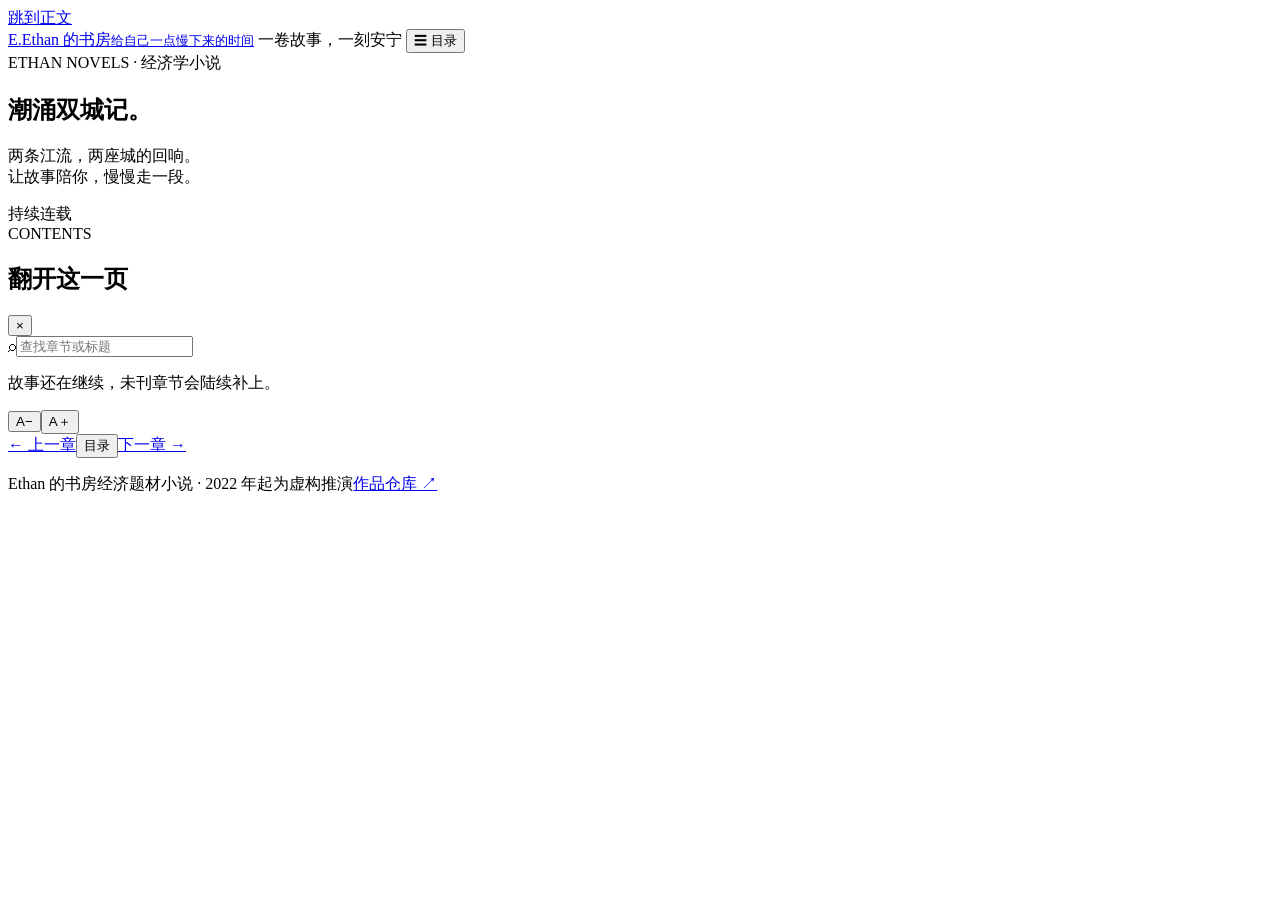
<file: web/template.html>
<!doctype html>
<html lang="zh-CN">
<head>
  <meta charset="utf-8">
  <meta name="viewport" content="width=device-width,initial-scale=1,viewport-fit=cover">
  <meta name="theme-color" content="#47583b">
  <meta name="description" content="在绿意与暖光之间，慢慢读《潮涌双城记》。Ethan 的在线书房，支持手机与电脑阅读。">
  <title>潮涌双城记 · Ethan 的书房</title>
  <style>/* INLINE_STYLES */</style>
</head>
<body>
  <a class="skip" href="#reader">跳到正文</a>
  <div class="garden" aria-hidden="true"></div>
  <header class="site-header">
    <a class="brand" href="#" aria-label="返回书房首页"><span class="brand-mark" aria-hidden="true">E.</span><span>Ethan 的书房<small>给自己一点慢下来的时间</small></span></a>
    <span class="header-note">一卷故事，一刻安宁</span>
    <button class="mobile-menu" id="menu-toggle" aria-expanded="false" aria-controls="contents">☰ <span>目录</span></button>
  </header>
  <section class="book-heading" aria-label="小说介绍">
    <span class="eyebrow">ETHAN NOVELS · 经济学小说</span>
    <h1>潮涌双城记<span class="title-dot">。</span></h1>
    <p>两条江流，两座城的回响。<br class="mobile-break">让故事陪你，慢慢走一段。</p>
    <div class="book-meta"><span>持续连载</span><span id="chapter-count"></span></div>
  </section>
  <button class="backdrop" id="backdrop" aria-label="关闭章节目录" hidden></button>
  <div class="reading-layout">
    <aside class="contents" id="contents" aria-label="章节目录">
      <div class="contents-heading"><div><span class="eyebrow">CONTENTS</span><h2>翻开这一页</h2></div><button class="close-menu" id="close-menu" aria-label="关闭目录">×</button></div>
      <label class="search-box"><span aria-hidden="true">⌕</span><input id="chapter-search" type="search" placeholder="查找章节或标题" aria-label="查找章节或标题"></label>
      <nav id="chapter-list" aria-label="小说章节"></nav>
      <p id="no-results" hidden>没有找到相关章节，试试其他关键词。</p>
      <p class="contents-note">故事还在继续，未刊章节会陆续补上。</p>
    </aside>
    <main id="reader" class="reader" tabindex="-1">
      <div class="reader-toolbar"><span id="reading-position"></span><div class="font-controls" role="group" aria-label="调整正文字号"><button id="font-smaller" aria-label="缩小正文字号">A−</button><span id="font-value" aria-live="polite"></span><button id="font-larger" aria-label="放大正文字号">A＋</button></div></div>
      <div id="resume-banner" class="resume-banner" hidden><span>上次的故事，还在这里等你。</span><button id="resume-button">继续阅读 →</button></div>
      <article id="chapter-content" aria-labelledby="chapter-title"></article>
      <nav class="chapter-navigation" aria-label="切换章节"><a id="previous" class="chapter-button" href="#"><span aria-hidden="true">←</span> 上一章</a><button id="show-contents">目录</button><a id="next" class="chapter-button" href="#">下一章 <span aria-hidden="true">→</span></a></nav>
      <p class="reading-end" id="reading-end"></p>
    </main>
  </div>
  <footer class="site-footer"><span>Ethan 的书房</span><span>经济题材小说 · 2022 年起为虚构推演</span><a href="https://github.com/SiliconAIEdu/Ethan-Novels" target="_blank" rel="noopener">作品仓库 ↗</a></footer>
  <div class="reading-progress" aria-hidden="true"><span id="progress-bar"></span></div>
  <noscript><p class="noscript">请开启浏览器 JavaScript 以浏览目录和阅读章节。</p></noscript>
  <script id="novel-data" type="application/json">/* NOVEL_DATA */</script>
  <script>/* INLINE_SCRIPT */</script>
</body>
</html>
</file>
